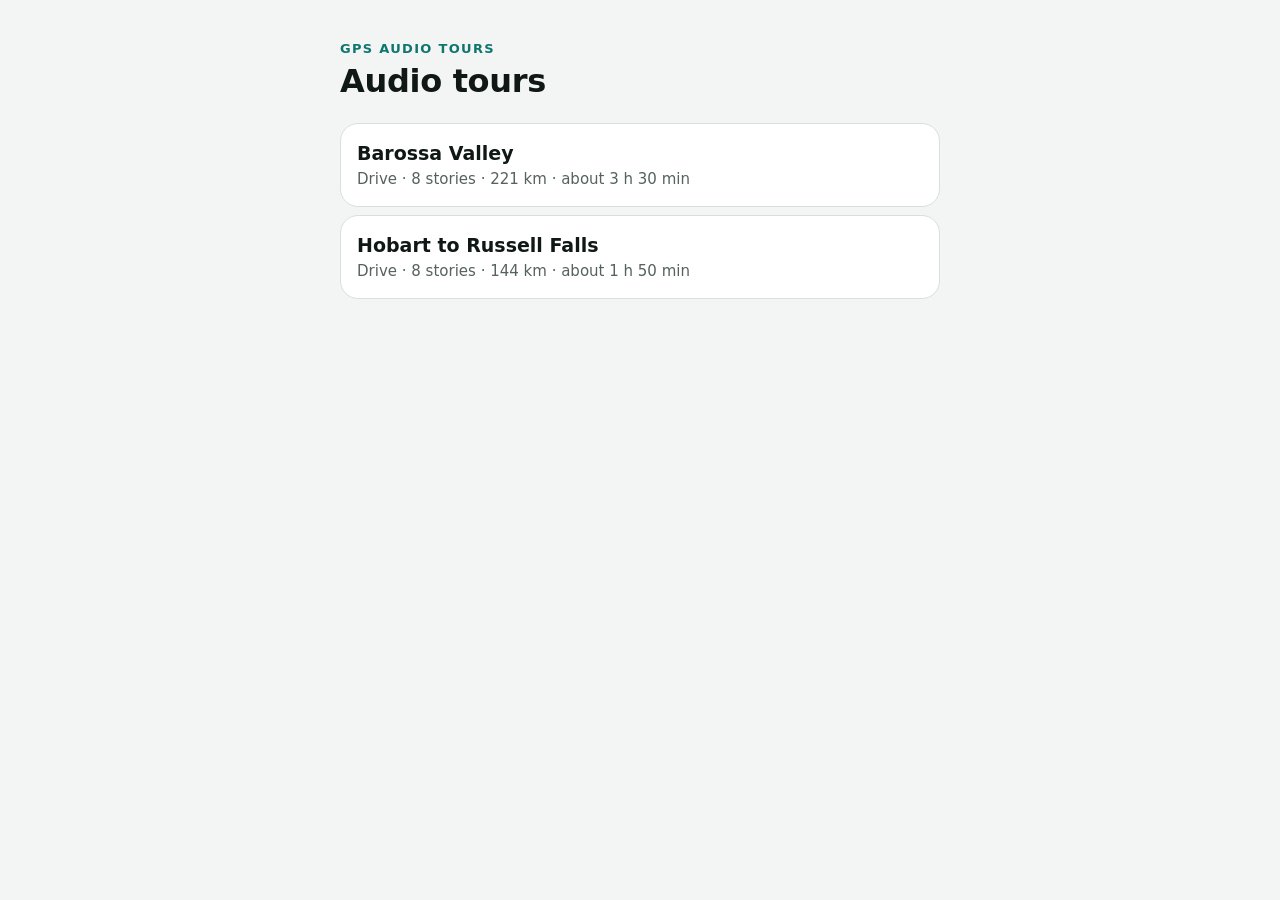
<file: site/index.html>
<!doctype html>
<!-- site/index.html is written from site/player/home.html by `tour publish`; edit the template. -->
<html lang="en">
<head><meta charset="utf-8"><meta name="viewport" content="width=device-width, initial-scale=1">
<title>Audio Tours</title><link rel="stylesheet" href="player/style.css?v=64bdf183"></head>
<body><main class="home"><p class="kicker">GPS audio tours</p><h1>Audio tours</h1>
<ol class="list">
<li><a class="row" href="barossa/"><b>Barossa Valley</b><small>Drive · 8 stories · 221 km · about 3 h 30 min</small></a></li>
<li><a class="row" href="hobart/"><b>Hobart to Russell Falls</b><small>Drive · 8 stories · 144 km · about 1 h 50 min</small></a></li>
</ol>
</main></body></html>
</file>
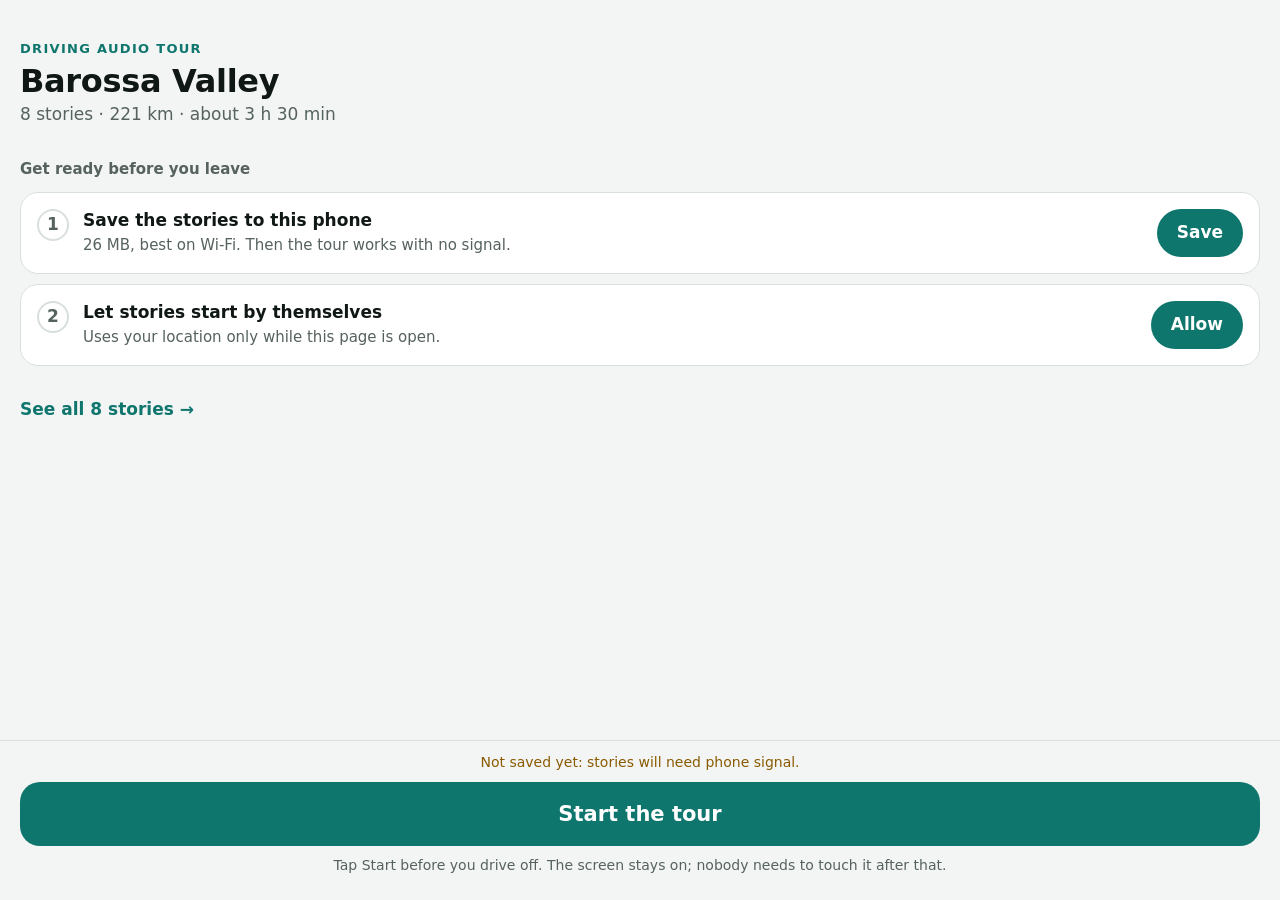
<file: site/barossa/index.html>
<!doctype html>
<!-- site/<slug>/index.html is written from site/player/tour.html by `tour publish`; edit the template. -->
<html lang="en">
<head>
<meta charset="utf-8">
<meta name="viewport" content="width=device-width, initial-scale=1, viewport-fit=cover">
<meta name="theme-color" content="#14532d">
<title>Barossa Valley</title>
<link rel="manifest" href="manifest.webmanifest">
<link rel="icon" href="../player/icon-192.png">
<link rel="stylesheet" href="../player/style.css?v=64bdf183">
</head>
<body>
<section id="setup" hidden></section>
<section id="drive" hidden>
  <div class="pager" id="pager">
    <section class="page glance" id="p1"></section>
    <section class="page map-page" id="p2">
      <div class="p2-map" id="p2map"></div>
      <div class="p2-top"><button class="pg-btn" id="to-story" data-act="toStory">‹ Story</button><span class="spacer"></span>
        <button class="pg-btn" id="map-mode" data-act="mapMode">Whole route</button></div>
      <div class="p2-bottom" id="p2-bottom"><div id="p2card"></div>
        <p class="p2-hint">Tap a numbered story for details. ♪ marks a story followed by a song. A new story brings you back to the story page.</p>
        <p class="p2-attr" id="map-attr" hidden>© <a href="https://www.openstreetmap.org/copyright" target="_blank" rel="noopener">OpenStreetMap</a> contributors</p></div>
    </section>
  </div>
  <div class="dots" aria-hidden="true"><span class="on"></span><span></span></div>
</section>
<section id="sheet" hidden>
  <div class="sheet-head"><h2>Stories</h2><button class="x" data-act="closeSheet" aria-label="Close">✕</button></div>
  <ol class="list" id="stories"></ol>
  <div class="sheet-more">
    <button class="o-no" id="log-toggle" data-act="toggleLog">Why did that play?</button>
    <button class="o-no" id="reset" data-act="reset">Start over</button>
  </div>
  <ol id="log" class="log" hidden></ol>
  <details class="files">
    <summary>Plain audio files (if the player fails)</summary>
    <p class="help">Each opens in the phone's own audio player.</p>
    <ol id="files"></ol>
  </details>
  <p class="help" id="help"></p>
  <button class="o-no" id="sim" data-act="sim" hidden>Simulate drive</button>
</section>
<div id="toast" role="status" hidden></div>
<!-- ?v= is the player version from `tour pages`: a new page never runs stale cached code. -->
<script src="../player/app.js?v=64bdf183"></script>
<script src="../player/map.js?v=64bdf183"></script>
<script src="../player/view.js?v=64bdf183"></script>
</body>
</html>
</file>
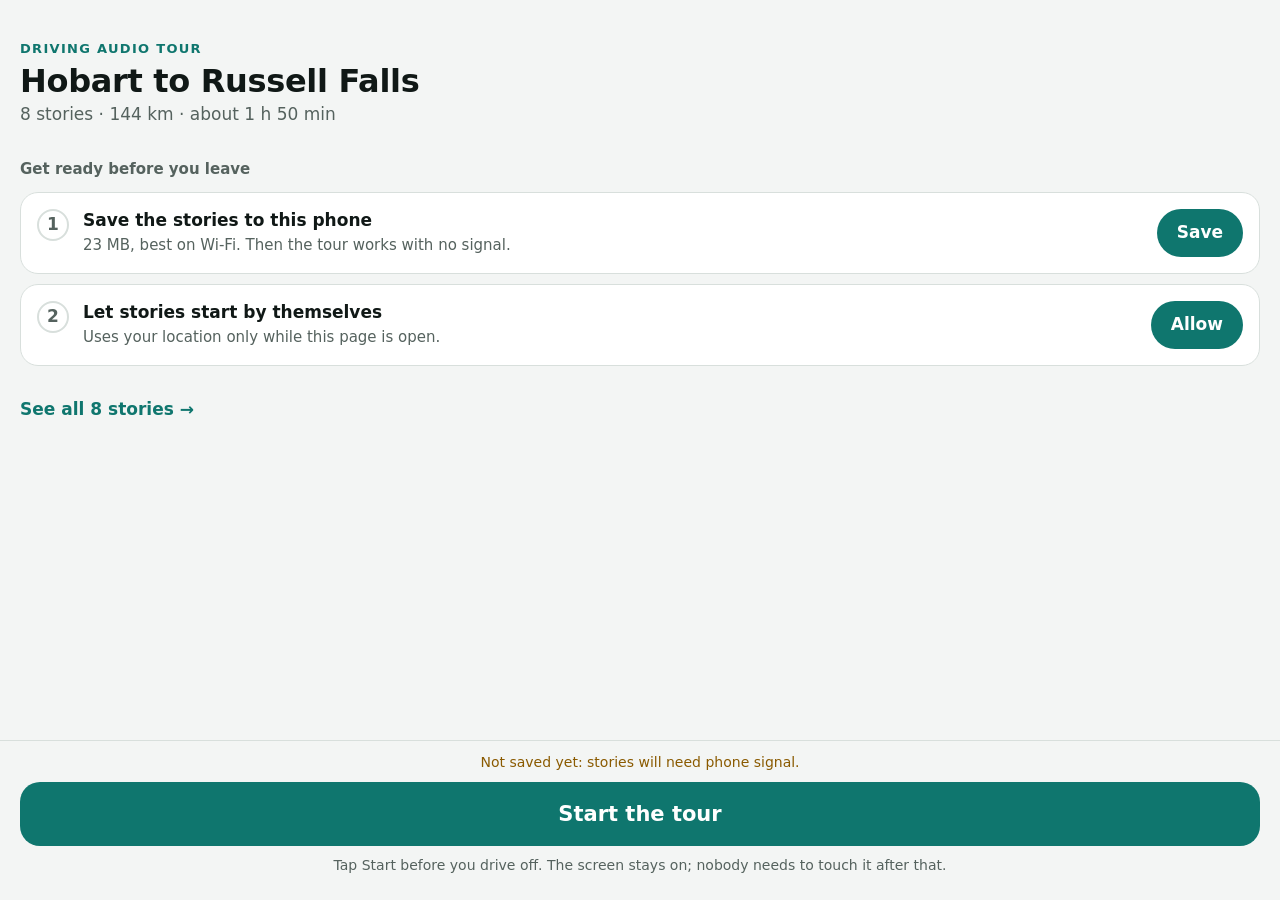
<file: site/hobart/index.html>
<!doctype html>
<!-- site/<slug>/index.html is written from site/player/tour.html by `tour publish`; edit the template. -->
<html lang="en">
<head>
<meta charset="utf-8">
<meta name="viewport" content="width=device-width, initial-scale=1, viewport-fit=cover">
<meta name="theme-color" content="#14532d">
<title>Hobart to Russell Falls</title>
<link rel="manifest" href="manifest.webmanifest">
<link rel="icon" href="../player/icon-192.png">
<link rel="stylesheet" href="../player/style.css?v=64bdf183">
</head>
<body>
<section id="setup" hidden></section>
<section id="drive" hidden>
  <div class="pager" id="pager">
    <section class="page glance" id="p1"></section>
    <section class="page map-page" id="p2">
      <div class="p2-map" id="p2map"></div>
      <div class="p2-top"><button class="pg-btn" id="to-story" data-act="toStory">‹ Story</button><span class="spacer"></span>
        <button class="pg-btn" id="map-mode" data-act="mapMode">Whole route</button></div>
      <div class="p2-bottom" id="p2-bottom"><div id="p2card"></div>
        <p class="p2-hint">Tap a numbered story for details. ♪ marks a story followed by a song. A new story brings you back to the story page.</p>
        <p class="p2-attr" id="map-attr" hidden>© <a href="https://www.openstreetmap.org/copyright" target="_blank" rel="noopener">OpenStreetMap</a> contributors</p></div>
    </section>
  </div>
  <div class="dots" aria-hidden="true"><span class="on"></span><span></span></div>
</section>
<section id="sheet" hidden>
  <div class="sheet-head"><h2>Stories</h2><button class="x" data-act="closeSheet" aria-label="Close">✕</button></div>
  <ol class="list" id="stories"></ol>
  <div class="sheet-more">
    <button class="o-no" id="log-toggle" data-act="toggleLog">Why did that play?</button>
    <button class="o-no" id="reset" data-act="reset">Start over</button>
  </div>
  <ol id="log" class="log" hidden></ol>
  <details class="files">
    <summary>Plain audio files (if the player fails)</summary>
    <p class="help">Each opens in the phone's own audio player.</p>
    <ol id="files"></ol>
  </details>
  <p class="help" id="help"></p>
  <button class="o-no" id="sim" data-act="sim" hidden>Simulate drive</button>
</section>
<div id="toast" role="status" hidden></div>
<!-- ?v= is the player version from `tour pages`: a new page never runs stale cached code. -->
<script src="../player/app.js?v=64bdf183"></script>
<script src="../player/map.js?v=64bdf183"></script>
<script src="../player/view.js?v=64bdf183"></script>
</body>
</html>
</file>
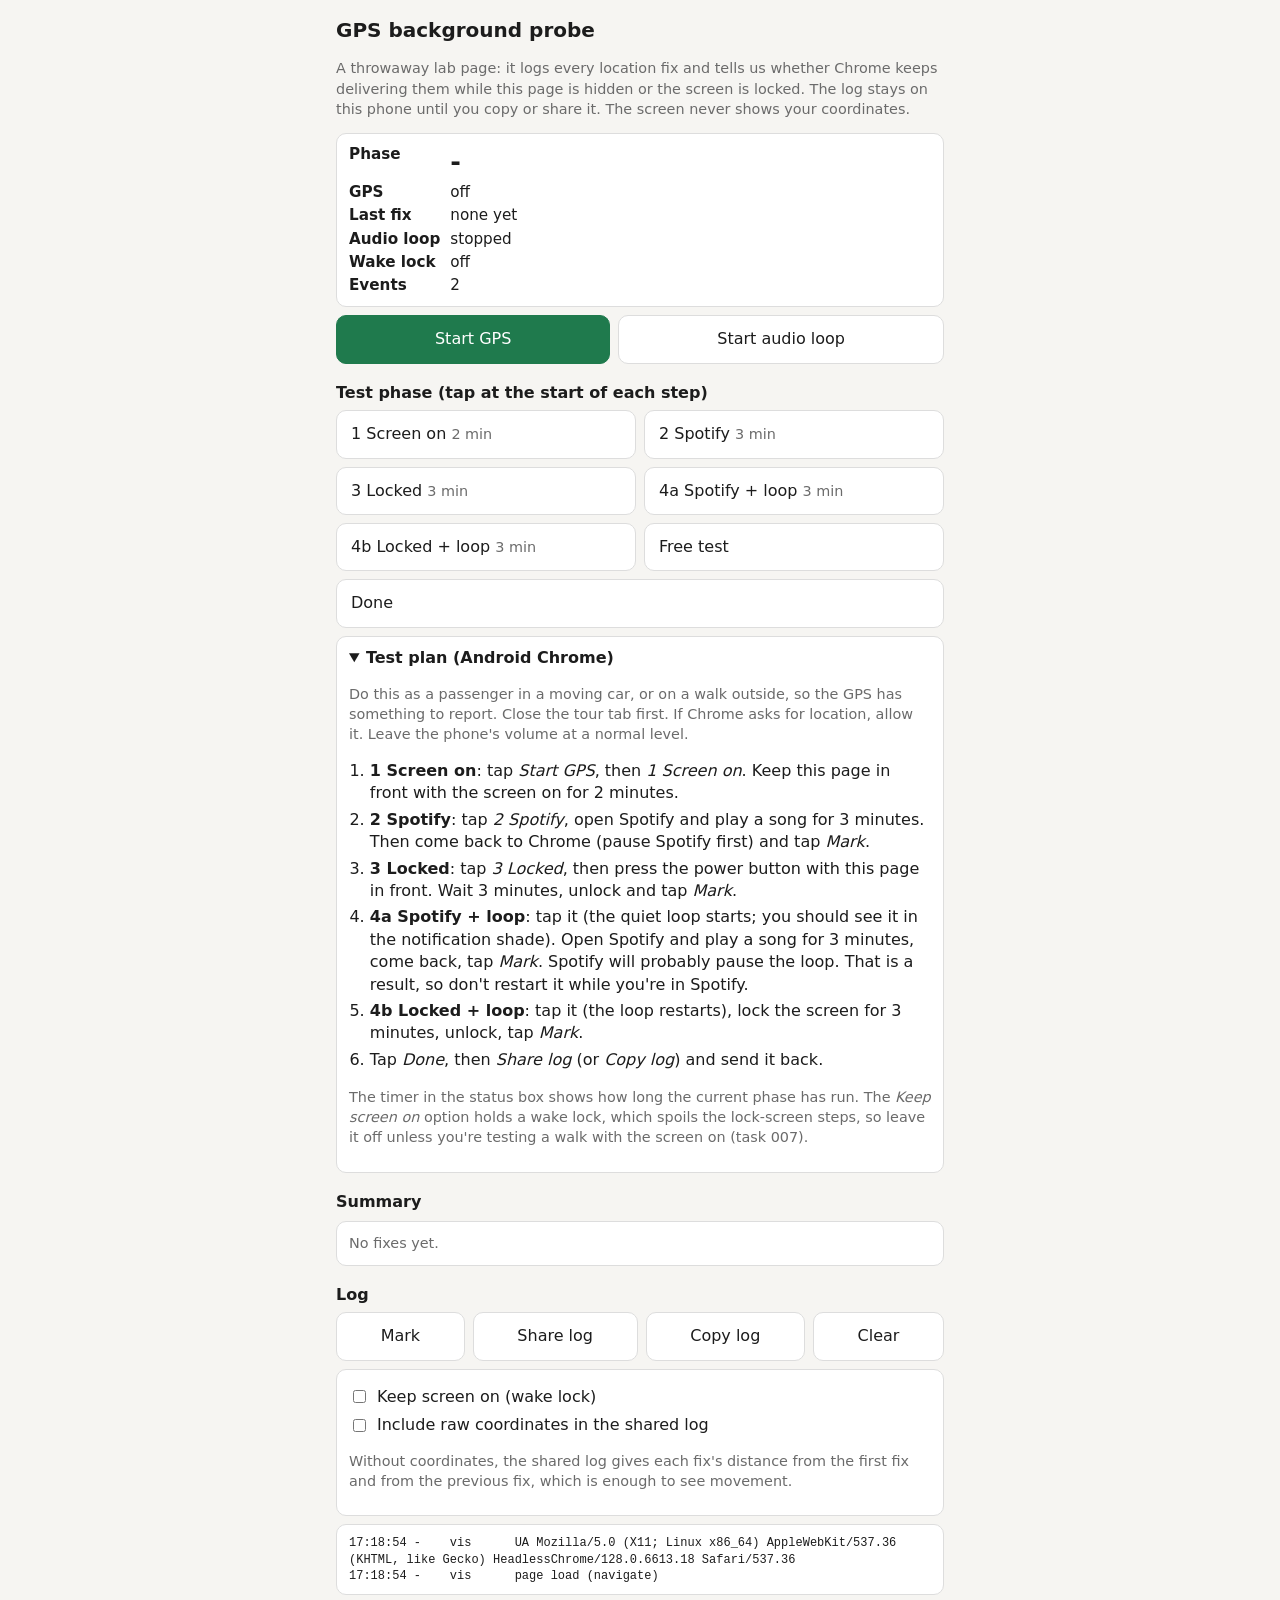
<file: site/lab/gps-probe/index.html>
<!doctype html>
<html lang="en">
<head>
<meta charset="utf-8">
<meta name="viewport" content="width=device-width, initial-scale=1">
<meta name="robots" content="noindex">
<link rel="icon" href="data:,">
<title>GPS background probe</title>
<style>
  :root { --bg:#f6f5f2; --fg:#1c1c1c; --muted:#6b6b6b; --card:#fff; --line:#ddd; --accent:#1f7a4d; --warn:#b5462b; --on:#1f7a4d; }
  @media (prefers-color-scheme: dark) {
    :root { --bg:#141414; --fg:#eee; --muted:#9a9a9a; --card:#1f1f1f; --line:#333; --accent:#3fae73; --warn:#e07a5f; --on:#3fae73; }
  }
  * { box-sizing: border-box; }
  body { margin:0; background:var(--bg); color:var(--fg); font:16px/1.4 system-ui, sans-serif; }
  main { max-width:640px; margin:0 auto; padding:12px 16px 48px; }
  h1 { font-size:1.25rem; margin:4px 0 8px; }
  h2 { font-size:1rem; margin:18px 0 6px; }
  .card { background:var(--card); border:1px solid var(--line); border-radius:10px; padding:10px 12px; margin:8px 0; }
  .status { display:grid; grid-template-columns:auto 1fr; gap:2px 10px; font-size:.95rem; }
  .status b { font-weight:600; }
  .big { font-size:1.6rem; font-weight:700; }
  .row { display:flex; flex-wrap:wrap; gap:8px; }
  button { font:inherit; padding:12px 14px; border-radius:10px; border:1px solid var(--line); background:var(--card); color:var(--fg); min-height:48px; flex:1 1 auto; }
  button.primary { background:var(--accent); color:#fff; border-color:var(--accent); }
  button.on { outline:3px solid var(--on); outline-offset:-3px; font-weight:700; }
  button.phase { flex:1 1 45%; text-align:left; }
  .muted { color:var(--muted); font-size:.9rem; }
  .warn { color:var(--warn); }
  table { border-collapse:collapse; width:100%; font-size:.85rem; }
  th, td { border-bottom:1px solid var(--line); padding:4px 4px; text-align:right; white-space:nowrap; }
  th:first-child, td:first-child { text-align:left; }
  .scroll { overflow-x:auto; }
  #log { font:12px/1.35 ui-monospace, Menlo, monospace; white-space:pre-wrap; word-break:break-word; max-height:60vh; overflow-y:auto; }
  ol { padding-left:1.3em; } li { margin:4px 0; }
  label { display:flex; gap:8px; align-items:center; margin:6px 0; }
</style>
</head>
<body>
<main>
<h1>GPS background probe</h1>
<p class="muted">A throwaway lab page: it logs every location fix and tells us whether Chrome keeps
delivering them while this page is hidden or the screen is locked. The log stays on this phone
until you copy or share it. The screen never shows your coordinates.</p>

<div class="card status" id="status"></div>

<div class="row">
  <button id="gps" class="primary">Start GPS</button>
  <button id="loop">Start audio loop</button>
</div>

<h2>Test phase (tap at the start of each step)</h2>
<div class="row" id="phases"></div>

<details class="card" id="howto">
<summary><b>Test plan (Android Chrome)</b></summary>
<p class="muted">Do this as a passenger in a moving car, or on a walk outside, so the GPS has
something to report. Close the tour tab first. If Chrome asks for location, allow it. Leave the
phone's volume at a normal level.</p>
<ol>
  <li><b>1 Screen on</b>: tap <i>Start GPS</i>, then <i>1 Screen on</i>. Keep this page in front with
    the screen on for 2 minutes.</li>
  <li><b>2 Spotify</b>: tap <i>2 Spotify</i>, open Spotify and play a song for 3 minutes. Then come
    back to Chrome (pause Spotify first) and tap <i>Mark</i>.</li>
  <li><b>3 Locked</b>: tap <i>3 Locked</i>, then press the power button with this page in front.
    Wait 3 minutes, unlock and tap <i>Mark</i>.</li>
  <li><b>4a Spotify + loop</b>: tap it (the quiet loop starts; you should see it in the
    notification shade). Open Spotify and play a song for 3 minutes, come back, tap <i>Mark</i>.
    Spotify will probably pause the loop. That is a result, so don't restart it while you're in
    Spotify.</li>
  <li><b>4b Locked + loop</b>: tap it (the loop restarts), lock the screen for 3 minutes, unlock,
    tap <i>Mark</i>.</li>
  <li>Tap <i>Done</i>, then <i>Share log</i> (or <i>Copy log</i>) and send it back.</li>
</ol>
<p class="muted">The timer in the status box shows how long the current phase has run. The
<i>Keep screen on</i> option holds a wake lock, which spoils the lock-screen steps, so leave it
off unless you're testing a walk with the screen on (task 007).</p>
</details>

<h2>Summary</h2>
<div class="card scroll" id="summary"></div>

<h2>Log</h2>
<div class="row">
  <button id="mark">Mark</button>
  <button id="share">Share log</button>
  <button id="copy">Copy log</button>
  <button id="clear">Clear</button>
</div>
<div class="card">
  <label><input type="checkbox" id="wake"> Keep screen on (wake lock)</label>
  <label><input type="checkbox" id="coords"> Include raw coordinates in the shared log</label>
  <p class="muted">Without coordinates, the shared log gives each fix's distance from the first
  fix and from the previous fix, which is enough to see movement.</p>
</div>
<div class="card" id="log"></div>
</main>

<script>
"use strict";
// Same options as site/player/app.js startGPS(), so this probe tests what the player does.
const WATCH_OPTS = { enableHighAccuracy: true, maximumAge: 2000, timeout: 30000 };
const COARSE_OPTS = { enableHighAccuracy: false, maximumAge: 60000, timeout: 20000 };
const RETRY_MS = 5000; // the player restarts the watch 5 s after a non-permission error
const TICK_MS = 5000; // heartbeat; a late tick means JS timers were throttled or frozen
const TICK_GAP_MS = 15000; // log a timer gap when a tick arrives this late
const KEY = "gpsprobe:log";
const MAX_EVENTS = 6000;
const PHASES = [
  ["1", "1 Screen on", "2 min"],
  ["2", "2 Spotify", "3 min"],
  ["3", "3 Locked", "3 min"],
  ["4a", "4a Spotify + loop", "3 min"],
  ["4b", "4b Locked + loop", "3 min"],
  ["free", "Free test", ""],
  ["done", "Done", ""],
];
const ERR = { 1: "denied", 2: "unavailable", 3: "timeout" };
const $ = (s) => document.querySelector(s);

// --- log ----------------------------------------------------------------------

let log = [];
try { log = JSON.parse(localStorage.getItem(KEY) || "[]"); } catch { log = []; }
let phase = [...log].reverse().find((e) => e.type === "phase")?.phase || "-";
let phaseAt = [...log].reverse().find((e) => e.type === "phase")?.t || null;
let lastFix = [...log].reverse().find((e) => e.type === "fix") || null;
let saveFailed = false;

const audio = new Audio(); // an HTMLAudioElement, kept out of the DOM
audio.loop = true;
let wakeLock = null;

const loopPlaying = () => !audio.paused && !audio.ended && audio.src !== "";

function add(type, data = {}) {
  const e = { t: Date.now(), type, phase, vis: document.visibilityState[0], loop: loopPlaying() ? 1 : 0, ...data };
  log.push(e);
  if (log.length > MAX_EVENTS) log.splice(0, log.length - MAX_EVENTS);
  try { localStorage.setItem(KEY, JSON.stringify(log)); saveFailed = false; } catch { saveFailed = true; }
  scheduleRender();
  return e;
}

// --- geolocation --------------------------------------------------------------

let watchId = null;
let retryTimer = null;
let gpsOn = false;

function onPosition(p, source) {
  const c = p.coords;
  const now = Date.now();
  const e = {
    src: source,
    lat: c.latitude, lon: c.longitude,
    acc: Math.round(c.accuracy),
    spd: c.speed == null ? null : Math.round(c.speed * 10) / 10,
    age: Math.round((now - p.timestamp) / 1000), // seconds since the fix was taken (stale = cached)
    gap: lastFix ? Math.round((now - lastFix.t) / 1000) : null,
  };
  lastFix = add("fix", e);
}

function startWatch() {
  clearTimeout(retryTimer);
  if (watchId != null) navigator.geolocation.clearWatch(watchId);
  watchId = navigator.geolocation.watchPosition(
    (p) => onPosition(p, "watch"),
    (err) => {
      add("error", { code: err.code, msg: String(err.message || "").slice(0, 80) });
      if (err.code === err.PERMISSION_DENIED) { stopGPS(false); return; }
      // Mirror the player: ask once for a rough network fix, then restart the watch.
      navigator.geolocation.getCurrentPosition((p) => onPosition(p, "coarse"),
        (e2) => add("error", { src: "coarse", code: e2.code }), COARSE_OPTS);
      retryTimer = setTimeout(() => { if (gpsOn) { add("retry"); startWatch(); } }, RETRY_MS);
    },
    WATCH_OPTS,
  );
}

function startGPS() {
  if (!("geolocation" in navigator)) { add("error", { msg: "no geolocation" }); return; }
  gpsOn = true;
  add("gps", { on: 1 });
  startWatch();
}

function stopGPS(log_ = true) {
  gpsOn = false;
  clearTimeout(retryTimer);
  if (watchId != null) navigator.geolocation.clearWatch(watchId);
  watchId = null;
  if (log_) add("gps", { on: 0 });
  scheduleRender();
}

// --- quiet audio loop -----------------------------------------------------------

// A 10 s, 8 kHz mono WAV of a faint 200 Hz tone (about -40 dBFS). Long enough for Chrome to
// treat it as media (very short clips don't get a media notification), quiet enough to sit
// under a conversation, audible if you hold the phone to your ear.
function quietWavURL() {
  const rate = 8000, secs = 10, n = rate * secs, amp = 0.01 * 32767;
  const buf = new ArrayBuffer(44 + n * 2), v = new DataView(buf);
  const str = (o, s) => [...s].forEach((ch, i) => v.setUint8(o + i, ch.charCodeAt(0)));
  str(0, "RIFF"); v.setUint32(4, 36 + n * 2, true); str(8, "WAVE");
  str(12, "fmt "); v.setUint32(16, 16, true); v.setUint16(20, 1, true); v.setUint16(22, 1, true);
  v.setUint32(24, rate, true); v.setUint32(28, rate * 2, true); v.setUint16(32, 2, true); v.setUint16(34, 16, true);
  str(36, "data"); v.setUint32(40, n * 2, true);
  for (let i = 0; i < n; i++) v.setInt16(44 + i * 2, Math.round(amp * Math.sin(2 * Math.PI * 200 * i / rate)), true);
  return URL.createObjectURL(new Blob([buf], { type: "audio/wav" }));
}

async function startLoop() {
  if (!audio.src) audio.src = quietWavURL();
  if ("mediaSession" in navigator) {
    navigator.mediaSession.metadata = new MediaMetadata({ title: "GPS probe: quiet loop", artist: "Audio tours lab", album: "Background test" });
  }
  try { await audio.play(); } catch (err) { add("audio", { ev: "play-failed", msg: String(err.message || err).slice(0, 80) }); }
}
function stopLoop() { audio.pause(); }

for (const ev of ["play", "playing", "pause", "waiting", "stalled", "suspend", "error"]) {
  audio.addEventListener(ev, () => {
    if (ev === "suspend" && !loopPlaying()) return; // routine after load; only interesting mid-play
    add("audio", { ev });
  });
}
if ("mediaSession" in navigator) {
  navigator.mediaSession.setActionHandler("play", () => { add("audio", { ev: "session-play" }); startLoop(); });
  navigator.mediaSession.setActionHandler("pause", () => { add("audio", { ev: "session-pause" }); stopLoop(); });
}

// --- wake lock (only when asked) ------------------------------------------------

async function setWake(on) {
  if (!on) { await wakeLock?.release().catch(() => {}); wakeLock = null; return; }
  try {
    wakeLock = await navigator.wakeLock.request("screen");
    add("wake", { on: 1 });
    wakeLock.addEventListener("release", () => { add("wake", { on: 0 }); wakeLock = null; scheduleRender(); });
  } catch (err) { add("wake", { on: 0, msg: String(err.message || err).slice(0, 80) }); $("#wake").checked = false; }
}

// --- page lifecycle -------------------------------------------------------------

document.addEventListener("visibilitychange", () => {
  add("vis", { state: document.visibilityState });
  // A wake lock is dropped when the page hides; take it again on return if the box is ticked.
  if (document.visibilityState === "visible" && $("#wake").checked && !wakeLock) setWake(true);
});
document.addEventListener("freeze", () => add("freeze"));
document.addEventListener("resume", () => add("resume"));
addEventListener("pagehide", (e) => add("pagehide", { persisted: e.persisted ? 1 : 0 }));
addEventListener("pageshow", (e) => { if (e.persisted) add("pageshow", { persisted: 1 }); });
addEventListener("online", () => add("net", { online: 1 }));
addEventListener("offline", () => add("net", { online: 0 }));

let lastTick = Date.now();
setInterval(() => {
  const now = Date.now();
  if (now - lastTick > TICK_GAP_MS) add("timergap", { s: Math.round((now - lastTick) / 1000) });
  lastTick = now;
  scheduleRender();
}, TICK_MS);

// Log every battery level change, for a screen-on walk test (tasks/007).
navigator.getBattery?.().then((b) => {
  const logBatt = () => add("battery", { batt: Math.round(b.level * 100), charging: b.charging ? 1 : 0 });
  b.addEventListener("levelchange", logBatt);
  b.addEventListener("chargingchange", logBatt);
}).catch(() => {});

async function battery() {
  try { const b = await navigator.getBattery(); return { batt: Math.round(b.level * 100), charging: b.charging ? 1 : 0 }; }
  catch { return {}; }
}

async function setPhase(id) {
  phase = id;
  phaseAt = Date.now();
  add("phase", { phase: id, ...(await battery()) });
  // Phases 1-3 run without the loop, 4a/4b with it. The tap is the user gesture play() needs.
  if (id === "4a" || id === "4b") startLoop();
  else if (["1", "2", "3", "done"].includes(id)) stopLoop();
  if (id !== "done" && !gpsOn) startGPS();
  render();
}

// --- summary ------------------------------------------------------------------

function phaseSpans() {
  // Split the log into runs of the same phase label (a phase may be repeated).
  const spans = [];
  for (const e of log) {
    const last = spans[spans.length - 1];
    if (!last || e.type === "phase") spans.push({ phase: e.phase, events: [e] });
    else last.events.push(e);
  }
  return spans.filter((s) => s.phase !== "-" || s.events.some((e) => e.type === "fix"));
}

function summarise(span, endT) {
  const ev = span.events;
  const t0 = ev[0].t, t1 = endT ?? ev[ev.length - 1].t;
  // Hidden intervals inside this span, from visibility events (the first event carries the state).
  let hiddenMs = 0, hidSince = ev[0].vis === "h" ? t0 : null;
  const hiddenRanges = [];
  for (const e of ev) {
    if (e.type !== "vis") continue;
    if (e.state === "hidden" && hidSince == null) hidSince = e.t;
    if (e.state === "visible" && hidSince != null) { hiddenRanges.push([hidSince, e.t]); hidSince = null; }
  }
  if (hidSince != null) hiddenRanges.push([hidSince, t1]);
  for (const [a, b] of hiddenRanges) hiddenMs += b - a;
  const fixes = ev.filter((e) => e.type === "fix");
  const hidden = fixes.filter((e) => e.vis === "h");
  // Gaps between consecutive fixes (including the time from span start to the first fix and
  // from the last fix to the span end, so a phase with no fixes shows one long gap).
  const times = [t0, ...fixes.map((f) => f.t), t1];
  let maxGap = 0, maxHidGap = 0;
  for (let i = 1; i < times.length; i++) {
    const a = times[i - 1], b = times[i], g = b - a;
    maxGap = Math.max(maxGap, g);
    if (hiddenRanges.some(([ha, hb]) => ha < b && hb > a)) maxHidGap = Math.max(maxHidGap, g);
  }
  const accs = fixes.map((f) => f.acc).sort((a, b) => a - b);
  const loopFix = fixes.filter((f) => f.loop).length;
  return {
    phase: span.phase, start: t0, dur: t1 - t0, hiddenMs,
    fixes: fixes.length, hiddenFixes: hidden.length, loopFix,
    maxGap, maxHidGap,
    medAcc: accs.length ? accs[Math.floor(accs.length / 2)] : null,
    errors: ev.filter((e) => e.type === "error").length,
    timerGap: Math.max(0, ...ev.filter((e) => e.type === "timergap").map((e) => e.s)),
    frozen: ev.filter((e) => e.type === "freeze").length,
  };
}

function summaries() {
  const spans = phaseSpans();
  return spans.map((s, i) => summarise(s, spans[i + 1]?.events[0].t ?? (s.phase === "done" ? s.events[s.events.length - 1].t : Date.now())))
    .filter((s) => s.phase !== "done");
}

// --- formatting -----------------------------------------------------------------

const pad = (n) => String(n).padStart(2, "0");
const hms = (t) => { const d = new Date(t); return `${pad(d.getHours())}:${pad(d.getMinutes())}:${pad(d.getSeconds())}`; };
const dur = (ms) => { const s = Math.round(ms / 1000); return s >= 60 ? `${Math.floor(s / 60)}m${pad(s % 60)}s` : `${s}s`; };

function metres(a, b) {
  const R = 6371000, r = Math.PI / 180;
  const dLat = (b.lat - a.lat) * r, dLon = (b.lon - a.lon) * r;
  const h = Math.sin(dLat / 2) ** 2 + Math.cos(a.lat * r) * Math.cos(b.lat * r) * Math.sin(dLon / 2) ** 2;
  return 2 * R * Math.asin(Math.sqrt(h));
}

function line(e, ctx) {
  const head = `${hms(e.t)} ${e.phase.padEnd(4)} ${e.vis === "v" ? "vis" : "HID"} ${e.loop ? "loop" : "    "} `;
  switch (e.type) {
    case "fix": {
      let where = "";
      if (ctx) {
        const d0 = ctx.first ? Math.round(metres(ctx.first, e)) : 0;
        const step = ctx.prev ? Math.round(metres(ctx.prev, e)) : 0;
        where = ctx.coords ? ` ${e.lat.toFixed(5)},${e.lon.toFixed(5)}` : ` d0=${d0}m step=${step}m`;
      }
      return head + `FIX ${e.src === "coarse" ? "coarse " : ""}acc=${e.acc}m` +
        (e.spd != null ? ` spd=${e.spd}m/s` : "") + (e.age > 2 ? ` age=${e.age}s` : "") +
        (e.gap != null ? ` gap=${e.gap}s` : "") + where;
    }
    case "error": return head + `GPS ERROR ${e.src ? e.src + " " : ""}${ERR[e.code] || "code=" + e.code}${e.msg ? " " + e.msg : ""}`;
    case "vis": return head + `page ${e.state}`;
    case "audio": return head + `audio ${e.ev}${e.msg ? " " + e.msg : ""}`;
    case "phase": return head + `== PHASE ${e.phase}` + (e.batt != null ? ` battery=${e.batt}%${e.charging ? " charging" : ""}` : "");
    case "gps": return head + `GPS watch ${e.on ? "started" : "stopped"}`;
    case "wake": return head + `wake lock ${e.on ? "held" : "released"}${e.msg ? " " + e.msg : ""}`;
    case "timergap": return head + `timers paused ${e.s}s`;
    case "load": return head + `page load (${e.nav}${e.discarded ? ", was discarded" : ""})`;
    case "ua": return head + `UA ${e.ua}`;
    case "battery": return head + `battery ${e.batt}%${e.charging ? " charging" : ""}`;
    default: return head + e.type + (e.persisted != null ? ` persisted=${e.persisted}` : "") + (e.online != null ? ` online=${e.online}` : "");
  }
}

function summaryText() {
  const rows = summaries();
  const out = ["phase  start     dur    hidden  fixes  hidFix  loopFix  maxGap  maxGapHid  medAcc  errs  timerGap  freezes"];
  for (const s of rows) {
    out.push([s.phase.padEnd(6), hms(s.start).padEnd(9), dur(s.dur).padEnd(6), dur(s.hiddenMs).padEnd(7),
      String(s.fixes).padEnd(6), String(s.hiddenFixes).padEnd(7), String(s.loopFix).padEnd(8),
      dur(s.maxGap).padEnd(7), (s.maxHidGap ? dur(s.maxHidGap) : "-").padEnd(10),
      (s.medAcc != null ? s.medAcc + "m" : "-").padEnd(7), String(s.errors).padEnd(5),
      (s.timerGap ? s.timerGap + "s" : "-").padEnd(9), s.frozen].join(" "));
  }
  return out.join("\n");
}

function exportText() {
  const coords = $("#coords").checked;
  const ctx = { coords, first: null, prev: null };
  const lines = [];
  for (const e of log) {
    lines.push(line(e, ctx));
    if (e.type === "fix" && e.src === "watch") { ctx.first ??= e; ctx.prev = e; }
  }
  return [
    "GPS background probe log",
    `exported ${new Date().toString()}`,
    `watch options ${JSON.stringify(WATCH_OPTS)}`,
    "",
    "SUMMARY (maxGapHid = longest wait between fixes that overlapped hidden time)",
    summaryText(),
    "",
    "EVENTS (oldest first; vis/HID = page visible/hidden; loop = quiet loop playing)",
    ...lines,
  ].join("\n");
}

// --- render ---------------------------------------------------------------------

let renderQueued = false;
function scheduleRender() {
  if (renderQueued || document.visibilityState !== "visible") return;
  renderQueued = true;
  requestAnimationFrame(() => { renderQueued = false; render(); });
}

const esc = (s) => String(s).replace(/[&<>]/g, (c) => ({ "&": "&amp;", "<": "&lt;", ">": "&gt;" })[c]);

function render() {
  const now = Date.now();
  const fixAge = lastFix ? Math.round((now - lastFix.t) / 1000) : null;
  const stale = fixAge != null && fixAge > 15;
  $("#status").innerHTML = [
    ["Phase", `<span class="big">${esc(phase)}</span>` + (phaseAt && phase !== "done" ? ` &nbsp;${dur(now - phaseAt)}` : "")],
    ["GPS", gpsOn ? "watching" : "off"],
    ["Last fix", lastFix ? `<span class="${stale ? "warn" : ""}">${fixAge}s ago, ±${lastFix.acc} m${lastFix.spd != null ? `, ${lastFix.spd} m/s` : ""}</span>` : "none yet"],
    ["Audio loop", loopPlaying() ? "playing" : "stopped"],
    ["Wake lock", wakeLock ? "held (screen stays on)" : "off"],
    ["Events", `${log.length}${saveFailed ? ' <span class="warn">(storage full: share and clear)</span>' : ""}`],
  ].map(([k, v]) => `<b>${k}</b><span>${v}</span>`).join("");

  $("#gps").textContent = gpsOn ? "Stop GPS" : "Start GPS";
  $("#gps").className = gpsOn ? "" : "primary";
  $("#loop").textContent = loopPlaying() ? "Stop audio loop" : "Start audio loop";
  $("#loop").classList.toggle("on", loopPlaying());
  for (const b of document.querySelectorAll("button.phase")) b.classList.toggle("on", b.dataset.id === phase);

  const rows = summaries();
  $("#summary").innerHTML = rows.length ? `<table><tr><th>Phase</th><th>Time</th><th>Hidden</th><th>Fixes</th><th>Fixes hidden</th><th>Max gap</th><th>Max gap hidden</th><th>Acc.</th></tr>` +
    rows.map((s) => `<tr><td>${esc(s.phase)}</td><td>${dur(s.dur)}</td><td>${dur(s.hiddenMs)}</td><td>${s.fixes}</td><td>${s.hiddenFixes}</td><td>${dur(s.maxGap)}</td><td>${s.maxHidGap ? dur(s.maxHidGap) : "-"}</td><td>${s.medAcc != null ? s.medAcc + " m" : "-"}</td></tr>`).join("") +
    `</table>` : `<span class="muted">No fixes yet.</span>`;

  // Newest first, no coordinates on screen.
  $("#log").textContent = log.slice(-400).reverse().map((e) => line(e, null)).join("\n") || "Empty.";
}

// --- wiring ---------------------------------------------------------------------

$("#phases").innerHTML = PHASES.map(([id, label, len]) =>
  `<button class="phase" data-id="${id}">${label}${len ? ` <span class="muted">${len}</span>` : ""}</button>`).join("");
$("#phases").addEventListener("click", (e) => { const b = e.target.closest("button.phase"); if (b) setPhase(b.dataset.id); });
$("#gps").onclick = () => (gpsOn ? stopGPS() : startGPS());
$("#loop").onclick = () => (loopPlaying() ? stopLoop() : startLoop());
$("#mark").onclick = () => add("mark");
$("#wake").onchange = (e) => setWake(e.target.checked);

async function copyText(text) {
  try { await navigator.clipboard.writeText(text); return true; } catch {}
  const ta = Object.assign(document.createElement("textarea"), { value: text });
  document.body.append(ta); ta.select();
  const ok = document.execCommand("copy"); ta.remove();
  return ok;
}
$("#copy").onclick = async () => alert((await copyText(exportText())) ? "Log copied." : "Couldn't copy.");
$("#share").onclick = async () => {
  const text = exportText();
  if (navigator.share) {
    try { await navigator.share({ title: "GPS probe log", text }); return; }
    catch (err) { if (err.name === "AbortError") return; }
  }
  alert((await copyText(text)) ? "Sharing isn't available, so the log was copied instead." : "Couldn't share or copy.");
};
$("#clear").onclick = () => {
  if (!confirm("Clear the whole log?")) return;
  log = []; lastFix = null; phase = "-"; phaseAt = null;
  try { localStorage.removeItem(KEY); } catch {}
  add("ua", { ua: navigator.userAgent });
  render();
};

// Record the page load, and the user agent once per log.
const nav = performance.getEntriesByType("navigation")[0]?.type || "navigate";
add("load", { nav, discarded: document.wasDiscarded ? 1 : 0 });
if (!log.some((e) => e.type === "ua")) add("ua", { ua: navigator.userAgent });
// If the page was reloaded or discarded mid-test, carry on watching (permission is already granted).
const lastGps = [...log].reverse().find((e) => e.type === "gps");
if (lastGps?.on && phase !== "done") startGPS();
$("#howto").open = !lastFix;
render();
</script>
</body>
</html>
</file>
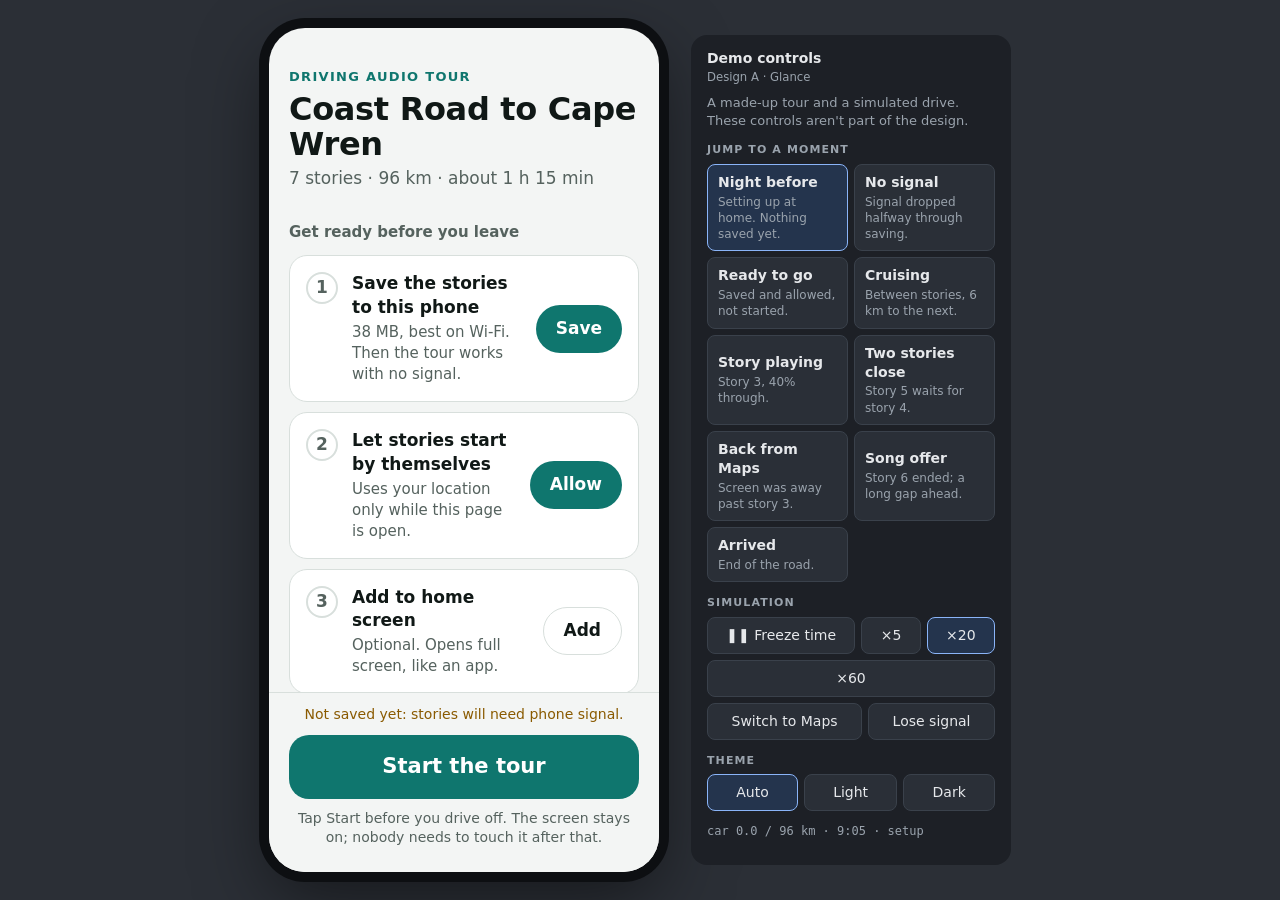
<file: experiments/ui_ux_redesign/a-glance.html>
<!doctype html>
<!-- Design A · Glance: a setup checklist before the trip, then one dark car screen readable in a glance. -->
<html lang="en">
<head>
<meta charset="utf-8">
<meta name="viewport" content="width=device-width, initial-scale=1, viewport-fit=cover">
<title>A · Glance</title>
<style>
/* ---- Demo engine: phone frame, demo controls, toast. Not part of the design. ---- */
* { box-sizing: border-box; }
[hidden] { display: none !important; }
html, body { margin: 0; height: 100%; }
body { background: var(--bg); -webkit-tap-highlight-color: transparent; }
#phone { position: relative; height: 100vh; height: 100dvh; overflow: hidden; background: var(--bg); color: var(--fg); }
.demo-tab { position: fixed; right: 0; top: 46%; z-index: 1001; writing-mode: vertical-rl; padding: 12px 6px;
  border: 0; border-radius: 8px 0 0 8px; background: rgba(20, 22, 26, .78); color: #fff;
  font: 600 11px/1 system-ui, sans-serif; letter-spacing: .12em; text-transform: uppercase; cursor: pointer; }
.demo-scrim { position: fixed; inset: 0; z-index: 1002; background: rgba(0, 0, 0, .45); opacity: 0;
  pointer-events: none; transition: opacity .2s; }
.demo-panel { position: fixed; left: 0; right: 0; bottom: 0; z-index: 1003; max-height: 82vh; overflow: auto;
  padding: 14px 16px 24px; background: #1d2026; color: #e6e8eb; font: 14px/1.35 system-ui, sans-serif;
  border-radius: 16px 16px 0 0; transform: translateY(105%); transition: transform .25s; }
body.demo-open .demo-scrim { opacity: 1; pointer-events: auto; }
body.demo-open .demo-panel { transform: none; }
.demo-head { display: flex; justify-content: space-between; align-items: flex-start; gap: 8px; }
.demo-head small { display: block; color: #9aa3ad; margin-top: 2px; }
.demo-panel h4 { margin: 14px 0 6px; font-size: 11px; text-transform: uppercase; letter-spacing: .1em; color: #9aa3ad; }
.demo-note { margin: 8px 0 0; color: #9aa3ad; font-size: 13px; }
.demo-panel button { font: inherit; color: inherit; background: #2a2f37; border: 1px solid #3a414b;
  border-radius: 8px; padding: 8px 10px; cursor: pointer; }
.demo-panel button.on { border-color: #8ab4f8; background: #24344d; }
.demo-scen { display: grid; grid-template-columns: 1fr 1fr; gap: 6px; }
.demo-scen button { text-align: left; }
.demo-scen small { display: block; color: #9aa3ad; font-size: 12px; margin-top: 2px; }
.demo-row { display: flex; flex-wrap: wrap; gap: 6px; }
.demo-row button { flex: 1 1 auto; }
.demo-readout { margin-top: 12px; font: 12px/1.45 ui-monospace, Menlo, monospace; color: #9aa3ad; }
.demo-x { flex: none; width: 36px; height: 36px; padding: 0 !important; }
.demo-away { position: absolute; inset: 0; z-index: 900; display: grid; place-items: center; padding: 32px;
  text-align: center; background: rgba(8, 9, 11, .92); color: #eef0f2; font: 16px/1.45 system-ui, sans-serif; }
.demo-away button { margin-top: 12px; font: 600 16px system-ui, sans-serif; padding: 12px 18px; border-radius: 99px;
  border: 0; background: #fff; color: #111; cursor: pointer; }
.demo-toast { position: absolute; left: 16px; right: 16px; bottom: 116px; z-index: 950; padding: 12px 14px;
  border-radius: 12px; background: #23262b; color: #f1f3f4; font: 15px/1.35 system-ui, sans-serif;
  box-shadow: 0 6px 24px rgba(0, 0, 0, .3); }
@media (min-width: 820px) {
  html body { display: flex; align-items: center; justify-content: center; gap: 32px; min-height: 100vh; background: #2b2f36; }
  #phone { flex: none; width: 390px; height: 844px; max-height: calc(100vh - 40px); border-radius: 36px;
    box-shadow: 0 0 0 10px #0d0f12, 0 24px 70px rgba(0, 0, 0, .5); }
  .demo-tab, .demo-scrim, .demo-x { display: none; }
  .demo-panel { position: static; transform: none; width: 320px; max-height: calc(100vh - 40px); border-radius: 16px; }
}

/* ---- Design A tokens. Setup follows the theme; the car screen is always dark. ---- */
:root {
  --bg: #f3f5f4; --surface: #ffffff; --fg: #101816; --muted: #55625e; --line: #d8dfdc;
  --accent: #0f766e; --accent-fg: #ffffff; --accent-soft: #d5efe9; --warn: #8a5a00;
}
@media (prefers-color-scheme: dark) {
  :root:not([data-theme="light"]) {
    --bg: #0b0f0e; --surface: #151b19; --fg: #eef3f1; --muted: #93a39e; --line: #26302d;
    --accent: #5eead4; --accent-fg: #04302b; --accent-soft: #123a35; --warn: #e2c26d;
  }
}
:root[data-theme="dark"] {
  --bg: #0b0f0e; --surface: #151b19; --fg: #eef3f1; --muted: #93a39e; --line: #26302d;
  --accent: #5eead4; --accent-fg: #04302b; --accent-soft: #123a35; --warn: #e2c26d;
}
#phone.car {
  --bg: #050707; --surface: #121716; --fg: #f2f6f5; --muted: #8b9a96; --line: #222b29;
  --accent: #5eead4; --accent-fg: #04302b; --accent-soft: #10302c; --warn: #e2c26d;
}

#phone { font: 17px/1.4 system-ui, sans-serif; }
button { font: inherit; color: inherit; cursor: pointer; }

/* Setup: a checklist, one big Start. */
#setup { position: absolute; inset: 0; display: flex; flex-direction: column; }
.setup-scroll { flex: 1; overflow: auto; padding: 40px 20px 16px; }
.kicker { margin: 0; font-size: 13px; letter-spacing: .1em; text-transform: uppercase; color: var(--accent); font-weight: 700; }
#setup h1 { margin: 6px 0 4px; font-size: 32px; line-height: 1.1; letter-spacing: -.01em; }
.meta { margin: 0; color: var(--muted); }
#setup h2 { margin: 32px 0 12px; font-size: 15px; color: var(--muted); font-weight: 600; }
.checks { list-style: none; margin: 0; padding: 0; display: grid; gap: 10px; }
.check { display: flex; gap: 14px; align-items: flex-start; padding: 16px; background: var(--surface);
  border: 1px solid var(--line); border-radius: 18px; }
.tick { flex: none; width: 32px; height: 32px; border-radius: 50%; display: grid; place-items: center;
  font-weight: 700; border: 2px solid var(--line); color: var(--muted); }
.check.done .tick { background: var(--accent); border-color: var(--accent); color: var(--accent-fg); }
.check-t { flex: 1; min-width: 0; }
.check-t b { display: block; }
.check-t span { display: block; color: var(--muted); font-size: 15px; margin-top: 2px; }
.check.done .check-t b { color: var(--muted); font-weight: 600; }
.check-t .no-signal { color: var(--warn); }
.act { flex: none; align-self: center; min-height: 48px; padding: 0 20px; border-radius: 99px; border: 0;
  background: var(--accent); color: var(--accent-fg); font-weight: 700; }
.act.quiet { background: transparent; border: 1.5px solid var(--line); color: var(--fg); }
.prog { height: 6px; border-radius: 99px; background: var(--line); overflow: hidden; margin-top: 10px; }
.prog > div { height: 100%; background: var(--accent); width: 0; transition: width .2s; }
.link { margin: 20px 0 0; padding: 12px 0; background: none; border: 0; color: var(--accent); font-weight: 600; }
.setup-foot { padding: 12px 20px 24px; border-top: 1px solid var(--line); background: var(--bg); }
.go { width: 100%; min-height: 64px; border: 0; border-radius: 20px; background: var(--accent); color: var(--accent-fg);
  font-size: 21px; font-weight: 800; }
.fine { margin: 10px 0 0; font-size: 14px; color: var(--muted); text-align: center; }
.warn-line { margin: 0 0 10px; font-size: 14px; color: var(--warn); text-align: center; }

/* Car screen: one thing, very large. */
#drive { position: absolute; inset: 0; display: flex; flex-direction: column; padding: 16px 20px 20px; }
.top { display: flex; gap: 8px; align-items: center; min-height: 32px; }
.pill { font-size: 14px; color: var(--muted); display: inline-flex; align-items: center; gap: 6px; }
.pill .dot { width: 8px; height: 8px; border-radius: 50%; background: var(--accent); }
.pill.warn { color: var(--warn); border: 1px solid currentColor; border-radius: 99px; padding: 2px 10px; }
.top .spacer { flex: 1; }
.hero { flex: 1; display: flex; flex-direction: column; align-items: center; justify-content: center; text-align: center; min-height: 0; }
.ring { --size: min(62vw, 34vh, 260px); position: relative; width: var(--size); height: var(--size); flex: none; }
.ring svg { position: absolute; inset: 0; transform: rotate(-90deg); }
.ring circle { fill: none; stroke-width: 3.2; }
.ring .track { stroke: var(--line); }
.ring .val { stroke: var(--accent); stroke-linecap: round; transition: stroke-dashoffset .3s linear; }
.ring-btn, .ring-txt { position: absolute; inset: 14%; border-radius: 50%; display: grid; place-items: center; }
.ring-btn { border: 0; background: var(--accent-soft); color: var(--accent); }
.ring-btn svg { width: 38%; height: 38%; position: static; transform: none; fill: currentColor; }
.ring-txt { align-content: center; gap: 2px; }
.huge { font-size: clamp(44px, 15vw, 64px); font-weight: 800; line-height: 1; letter-spacing: -.02em; }
.unit { font-size: 16px; color: var(--muted); }
.label { margin: 22px 0 4px; font-size: 14px; letter-spacing: .12em; text-transform: uppercase; color: var(--accent); font-weight: 700; }
.big { margin: 0; font-size: clamp(26px, 7.4vw, 32px); line-height: 1.15; letter-spacing: -.01em; }
.sub { margin: 8px 0 0; color: var(--muted); font-size: 17px; }
.then { margin: 12px 0 0; color: var(--muted); font-size: 15px; }
.offer { margin-top: 12px; padding: 16px; border-radius: 20px; background: var(--surface); border: 1px solid var(--line); }
.offer .label { margin: 0 0 4px; font-size: 12px; }
.o-title { margin: 0; font-size: 19px; font-weight: 700; }
.o-why { margin: 4px 0 0; color: var(--muted); font-size: 15px; }
.o-row { display: flex; gap: 10px; margin-top: 12px; }
.o-yes, .o-no { flex: 1; min-height: 52px; border-radius: 16px; font-weight: 700; }
.o-yes { border: 0; background: var(--accent); color: var(--accent-fg); }
.o-no { border: 1.5px solid var(--line); background: transparent; }
.dock { display: flex; gap: 12px; margin-top: 14px; }
.dock-btn { flex: 1; min-height: 64px; border-radius: 20px; border: 1.5px solid var(--line); background: var(--surface);
  font-size: 18px; font-weight: 700; }

/* All stories: a full-screen list, out of the way while driving. */
#sheet { position: absolute; inset: 0; z-index: 10; overflow: auto; background: var(--bg); padding: 0 20px 24px; }
.sheet-head { position: sticky; top: 0; display: flex; align-items: center; justify-content: space-between;
  padding: 18px 0 12px; background: var(--bg); }
.sheet-head h2 { margin: 0; font-size: 24px; }
.x { width: 52px; height: 52px; border-radius: 50%; border: 1.5px solid var(--line); background: var(--surface); font-size: 20px; }
.list { list-style: none; margin: 0; padding: 0; display: grid; gap: 8px; }
.row { background: var(--surface); border: 1px solid var(--line); border-radius: 18px; }
.row-main { width: 100%; display: flex; gap: 14px; align-items: center; padding: 14px; background: none; border: 0; text-align: left; min-height: 64px; }
.num { flex: none; width: 36px; height: 36px; border-radius: 50%; display: grid; place-items: center; font-weight: 800;
  border: 2px solid var(--line); color: var(--muted); }
.row-t { min-width: 0; }
.row-t b { display: block; }
.row-t small { display: block; color: var(--muted); font-size: 14px; margin-top: 2px; }
.st-played .num { background: var(--accent-soft); border-color: transparent; color: var(--accent); }
.st-playing { border-color: var(--accent); }
.st-playing .num { background: var(--accent); border-color: var(--accent); color: var(--accent-fg); }
.st-queued .num, .st-missed .num { border-color: var(--accent); color: var(--accent); }
.st-skipped .num { border-style: dashed; }
.st-played b, .st-skipped b { color: var(--muted); font-weight: 600; }
.row-acts { display: flex; gap: 10px; padding: 0 14px 14px; }
.sheet-more { display: flex; gap: 10px; margin-top: 20px; }
.log { margin: 16px 0 0; padding-left: 20px; color: var(--muted); font-size: 14px; }
.log li { margin-bottom: 6px; }
</style>
</head>
<body>
<div id="phone">
  <section id="setup"></section>
  <section id="drive" hidden></section>
  <section id="sheet" hidden></section>
</div>
<script>
/* ======================================================================
   Demo engine, identical in all three designs: a made-up tour, a
   simulated drive and the demo controls. Not part of any design.
   It follows the real player's rules (site/player/app.js): stops play in
   order, a stop that triggers while another plays waits its turn, no GPS
   reaches the page while it's in the background, and stops passed
   meanwhile are offered, never auto-played.
   ====================================================================== */
const TOUR = {
  title: "Coast Road to Cape Wren",
  start: "Port Ellis",
  km: 96,
  mb: 38,
  stops: [
    { n: 1, title: "The Bridge That Floated", place: "Crossing Larkspur Bridge", short: "Larkspur Bridge", at: 8, dur: 172, art: "🌉",
      teaser: "Why the first bridge here was built on barrels.",
      kids: "If you had to build a bridge out of things in this car, what would you use?" },
    { n: 2, title: "The Town with Two Names", place: "Entering Millbrook", short: "Millbrook", at: 21, dur: 181, art: "🏘️",
      teaser: "Two mapmakers, one town, and a forty-year argument.",
      kids: "If our street got a new name, what should it be?" },
    { n: 3, title: "Orchards on the Hill", place: "Passing the apple country", short: "Apple country", at: 34, dur: 180, art: "🍎",
      teaser: "A whole valley of trees, grown from one pip.",
      kids: "Count the orchards until the next story. Who sees the most?" },
    { n: 4, title: "The Postman Who Swam", place: "Gull Point lookout", short: "Gull Point", at: 47, dur: 185, art: "✉️",
      teaser: "Mail day on the island meant a very cold swim.",
      kids: "What's the furthest you'd go to deliver one letter?" },
    { n: 5, title: "Children of the Lighthouse", place: "Coming into Wren Bay", short: "Wren Bay", at: 49.5, dur: 176, art: "⛵",
      teaser: "School was a rowing boat away.",
      kids: "Would you like to live in a lighthouse? What would you miss?" },
    { n: 6, title: "The Shipwreck Library", place: "Driving past Driftwood Cove", short: "Driftwood Cove", at: 64, dur: 190, art: "📚",
      teaser: "A cargo of books washed ashore, and the town kept them.",
      kids: "If a crate washed up on the beach, what do you hope is inside?",
      song: { title: "Saltwater Sky", artist: "The Paper Lanterns", length: 214, why: "A made-up song about this stretch of coast." } },
    { n: 7, title: "The Light at the End of the Land", place: "Arriving at Cape Wren", short: "Cape Wren", at: 92, dur: 200, art: "🌅",
      teaser: "Why the lighthouse wears stripes.",
      kids: "Invent a secret signal with a torch. What does it mean?" },
  ],
};
const TRIGGER_KM = 0.6; // a stop starts this far before its point
const LOOKAHEAD = 2; // like tour.json `lookahead`
const START_TIME = 9 * 3600 + 5 * 60; // the simulated drive leaves at 9:05

const S = { rate: 20, frozen: false, theme: "auto", rev: 0 };
let seq = 0;
function reset() {
  Object.assign(S, {
    phase: "setup", downloaded: 0, downloading: false, located: false, installed: false, online: true,
    km: 0, speed: 80, clock: 0, away: false, cursor: 0, status: TOUR.stops.map(() => "upcoming"),
    playing: null, queue: [], missed: [], song: null, feed: [], near: new Set(),
  });
  bump();
}
function bump() { S.rev++; }
function emit(kind, i = null, extra = {}) { S.feed.push({ id: ++seq, kind, i, clock: S.clock, km: S.km, ...extra }); bump(); }

const stop = (i) => TOUR.stops[i];
function nextUp() { for (let i = S.cursor; i < TOUR.stops.length; i++) if (S.status[i] === "upcoming") return i; return null; }
function distTo(i) { return Math.max(0, stop(i).at - TRIGGER_KM - S.km); }
function minsTo(i) { return (distTo(i) / S.speed) * 60; }
function heard() { return S.status.filter((s) => s === "played").length; }

function checkTriggers() {
  const win = [];
  for (let i = S.cursor; i < TOUR.stops.length && win.length < LOOKAHEAD; i++) if (S.status[i] === "upcoming") win.push(i);
  for (const i of win) if (S.km >= stop(i).at - TRIGGER_KM) return trigger(i, "gps");
  const n = nextUp();
  if (n != null && !S.near.has(n) && distTo(n) <= 3) { S.near.add(n); emit("near", n); }
}
function trigger(i, cause) {
  for (let j = S.cursor; j < i; j++) if (S.status[j] === "upcoming") S.status[j] = "skipped";
  S.cursor = Math.max(S.cursor, i + 1);
  if (S.playing) { S.queue.push(i); S.status[i] = "queued"; emit("queued", i); }
  else play(i, cause);
}
function play(i, cause) {
  S.near.add(i);
  S.playing = { i, t: 0, paused: false };
  S.status[i] = "playing";
  S.song = null;
  S.missed = S.missed.filter((m) => m !== i);
  emit("play", i, { cause });
}
function finish() {
  const i = S.playing.i;
  S.status[i] = "played";
  S.playing = null;
  emit("done", i);
  if (S.queue.length) return play(S.queue.shift(), "queue");
  const song = stop(i).song, n = nextUp();
  if (song && (n == null || minsTo(n) * 60 > song.length + 60)) { S.song = i; emit("song", i); }
}
function step(dt) {
  if (S.phase === "drive") {
    S.km = Math.min(TOUR.km, S.km + (S.speed / 3600) * dt);
    S.clock += dt;
    if (!S.away) checkTriggers();
  }
  if (S.playing && !S.playing.paused && (S.playing.t += dt) >= stop(S.playing.i).dur) finish();
  if (S.phase === "drive" && S.km >= TOUR.km && !S.playing) { S.phase = "done"; emit("arrive"); }
}
function setAway(on) {
  if (on === S.away) return;
  S.away = on;
  emit(on ? "away" : "back");
  if (!on && S.phase === "drive")
    for (let i = S.cursor; i < TOUR.stops.length; i++)
      if (S.status[i] === "upcoming" && S.km > stop(i).at + 0.3) {
        S.status[i] = "missed"; S.missed.push(i); S.cursor = i + 1; emit("missed", i);
      }
}

/** What the design's buttons do (data-act="name" data-i="index"). */
const act = {
  download() {
    if (S.downloaded >= 1 || S.downloading) return;
    if (!S.online) return toast("No signal here. Try again where you have coverage.");
    S.downloading = true; bump();
  },
  allowLocation() { S.located = true; bump(); },
  install() { S.installed = true; bump(); toast("Added to the home screen (simulated)."); },
  start() { S.located = true; S.phase = "drive"; emit("start"); },
  pause() { if (S.playing) { S.playing.paused = !S.playing.paused; bump(); } },
  skip() {
    if (!S.playing) return;
    const i = S.playing.i;
    S.status[i] = "skipped"; S.playing = null; emit("skip", i);
    if (S.queue.length) play(S.queue.shift(), "queue");
  },
  playNow(i) {
    if (S.playing) { const p = S.playing.i; S.status[p] = S.playing.t > stop(p).dur * 0.9 ? "played" : "skipped"; S.playing = null; }
    for (let j = S.cursor; j < i; j++) if (S.status[j] === "upcoming") S.status[j] = "skipped";
    const later = S.queue.filter((q) => q > i);
    S.queue.forEach((q) => (S.status[q] = q < i ? "skipped" : "upcoming"));
    S.queue = [];
    S.cursor = Math.max(S.cursor, i + 1);
    if (later.length) S.cursor = Math.min(S.cursor, ...later);
    S.missed = S.missed.filter((m) => m !== i);
    play(i, "manual");
  },
  playMissed(i) {
    S.missed = S.missed.filter((m) => m !== i);
    if (S.playing) { S.queue.push(i); S.status[i] = "queued"; emit("queued", i); } else play(i, "missed");
  },
  dismissMissed(i) { S.missed = S.missed.filter((m) => m !== i); S.status[i] = "skipped"; emit("skip", i); },
  openSong(i) { const s = stop(i).song; S.song = null; bump(); toast(`Would open Spotify: “${s.title}” by ${s.artist}.`); },
  dismissSong() { S.song = null; bump(); },
  navigate(i) { toast(`Would open Google Maps: stops ${i + 1}–${TOUR.stops.length}, then home.`); },
  restart() {
    const keep = { downloaded: S.downloaded, located: S.located, installed: S.installed };
    reset(); Object.assign(S, keep);
  },
};

const esc = (s) => String(s).replace(/[&<>"]/g, (c) => ({ "&": "&amp;", "<": "&lt;", ">": "&gt;", '"': "&quot;" })[c]);
const fmtTime = (s) => `${Math.floor(s / 60)}:${String(Math.floor(s % 60)).padStart(2, "0")}`;
const fmtKm = (km) => (km < 1 ? `${Math.max(50, Math.round(km * 20) * 50)} m` : km < 10 ? `${km.toFixed(1)} km` : `${Math.round(km)} km`);
const fmtMins = (m) => (m < 1 ? "under a minute" : m < 60 ? `${Math.round(m)} min` : `${Math.floor(m / 60)} h ${Math.round(m % 60)} min`);
function fmtClock(c) {
  const t = START_TIME + c, h = Math.floor(t / 3600) % 24, m = Math.floor(t / 60) % 60;
  return `${h % 12 || 12}:${String(m).padStart(2, "0")}`;
}

let toastTimer;
function toast(msg) {
  const t = document.querySelector(".demo-toast");
  t.textContent = msg; t.hidden = false;
  clearTimeout(toastTimer);
  toastTimer = setTimeout(() => (t.hidden = true), 3000);
}

/* ---- Scenarios: each resets, then fast-forwards the same simulation. ---- */
function ff(toKm, untilDone) {
  for (let guard = 1e5; guard-- && (S.km < toKm - 1e-9 || (untilDone && S.phase !== "done")); ) step(1);
}
function ready() { S.downloaded = 1; S.located = true; S.installed = true; }
function startDrive() { ready(); act.start(); }
const SCENARIOS = [
  ["Night before", "Setting up at home. Nothing saved yet.", () => {}],
  ["No signal", "Signal dropped halfway through saving.", () => { S.downloaded = 0.45; S.online = false; S.located = true; }],
  ["Ready to go", "Saved and allowed, not started.", ready],
  ["Cruising", "Between stories, 6 km to the next.", () => { startDrive(); ff(27); }],
  ["Story playing", "Story 3, 40% through.", () => { startDrive(); ff(35); }],
  ["Two stories close", "Story 5 waits for story 4.", () => { startDrive(); ff(49.3); }],
  ["Back from Maps", "Screen was away past story 3.", () => { startDrive(); ff(29); setAway(true); ff(37); setAway(false); }],
  ["Song offer", "Story 6 ended; a long gap ahead.", () => { startDrive(); ff(69); }],
  ["Arrived", "End of the road.", () => { startDrive(); ff(TOUR.km, true); }],
];
function scenario(k) { reset(); SCENARIOS[k][2](); S.scenario = k; bump(); }

/* ---- Demo controls ---- */
function buildPanel(name) {
  document.body.insertAdjacentHTML("beforeend", `
<button class="demo-tab" data-demo="open">Demo</button>
<div class="demo-scrim" data-demo="close"></div>
<aside class="demo-panel" aria-label="Demo controls">
  <div class="demo-head"><div><b>Demo controls</b><small>${name}</small></div>
    <button class="demo-x" data-demo="close" aria-label="Close">✕</button></div>
  <p class="demo-note">A made-up tour and a simulated drive. These controls aren't part of the design.</p>
  <h4>Jump to a moment</h4>
  <div class="demo-scen">${SCENARIOS.map((s, k) => `<button data-demo="scen" data-k="${k}"><b>${s[0]}</b><small>${s[1]}</small></button>`).join("")}</div>
  <h4>Simulation</h4>
  <div class="demo-row"><button data-demo="freeze"></button>${[5, 20, 60].map((r) => `<button data-demo="rate" data-r="${r}">×${r}</button>`).join("")}</div>
  <div class="demo-row" style="margin-top:6px"><button data-demo="away"></button><button data-demo="online"></button></div>
  <h4>Theme</h4>
  <div class="demo-row">${["auto", "light", "dark"].map((t) => `<button data-demo="theme" data-t="${t}">${t[0].toUpperCase() + t.slice(1)}</button>`).join("")}</div>
  <div class="demo-readout"></div>
</aside>`);
  document.querySelector("#phone").insertAdjacentHTML("beforeend", `
<div class="demo-away" hidden><div>
  <p><b>Simulated: you switched to Google Maps</b> (or the screen locked).</p>
  <p>Chrome sends this page no GPS meanwhile. A story that's already playing keeps going.</p>
  <button data-demo="away">Come back to the tour</button></div></div>
<div class="demo-toast" hidden></div>`);
}
function renderPanel(full) {
  const q = (s) => document.querySelector(s);
  q(".demo-readout").textContent =
    `car ${S.km.toFixed(1)} / ${TOUR.km} km · ${fmtClock(S.clock)} · ${S.phase}` +
    (S.playing ? ` · playing ${S.playing.i + 1} at ${fmtTime(S.playing.t)}` : "") +
    (S.queue.length ? ` · queued ${S.queue.map((i) => i + 1).join(",")}` : "");
  if (!full) return;
  document.querySelectorAll("[data-demo=scen]").forEach((b) => b.classList.toggle("on", +b.dataset.k === S.scenario));
  document.querySelectorAll("[data-demo=rate]").forEach((b) => b.classList.toggle("on", +b.dataset.r === S.rate));
  document.querySelectorAll("[data-demo=theme]").forEach((b) => b.classList.toggle("on", b.dataset.t === S.theme));
  q(".demo-panel [data-demo=freeze]").textContent = S.frozen ? "▶ Run time" : "❚❚ Freeze time";
  q(".demo-panel [data-demo=away]").textContent = S.away ? "Come back to the tour" : "Switch to Maps";
  q(".demo-panel [data-demo=online]").textContent = S.online ? "Lose signal" : "Get signal back";
  q(".demo-away").hidden = !S.away;
  if (S.theme === "auto") delete document.documentElement.dataset.theme;
  else document.documentElement.dataset.theme = S.theme;
}

let UI = { render() {}, acts: {} };
document.addEventListener("click", (e) => {
  const d = e.target.closest("[data-demo]");
  if (d) {
    const k = d.dataset.demo, body = document.body.classList;
    if (k === "open") body.add("demo-open");
    else if (k === "close") body.remove("demo-open");
    else if (k === "scen") { scenario(+d.dataset.k); body.remove("demo-open"); }
    else if (k === "rate") S.rate = +d.dataset.r;
    else if (k === "freeze") S.frozen = !S.frozen;
    else if (k === "away") { setAway(!S.away); body.remove("demo-open"); }
    else if (k === "online") S.online = !S.online;
    else if (k === "theme") S.theme = d.dataset.t;
    bump();
    return;
  }
  const b = e.target.closest("[data-act]");
  if (!b || b.disabled) return;
  const name = b.dataset.act, fn = UI.acts[name] || act[name];
  if (!fn) return console.warn("no action", name);
  fn(b.dataset.i == null ? undefined : Number(b.dataset.i));
  bump();
});

let lastTick = performance.now(), lastRev = -1;
function loop() {
  const now = performance.now(), dt = Math.min(0.5, (now - lastTick) / 1000);
  lastTick = now;
  if (!S.frozen) {
    if (S.downloading) {
      if (!S.online) { S.downloading = false; bump(); }
      else if ((S.downloaded = Math.min(1, S.downloaded + dt / 4)) >= 1) { S.downloading = false; bump(); }
    }
    for (let sim = dt * S.rate; sim > 0; sim -= 1) step(Math.min(1, sim));
  }
  const full = S.rev !== lastRev;
  lastRev = S.rev;
  UI.render(full);
  renderPanel(full);
}
const Demo = {
  mount(ui) {
    UI = { acts: {}, ...ui };
    buildPanel(ui.name);
    scenario(0);
    loop();
    setInterval(loop, 100);
  },
};
</script>
<script>
/* ======================== Design A · Glance ======================== */
const $ = (s) => document.querySelector(s);
const phone = $("#phone");
const A = { sheet: false, open: null, log: false };
const C = 2 * Math.PI * 46;
const ICON = {
  play: '<svg viewBox="0 0 24 24"><path d="M7 4.5v15l13-7.5z"/></svg>',
  pause: '<svg viewBox="0 0 24 24"><path d="M6 4h4.5v16H6zM13.5 4H18v16h-4.5z"/></svg>',
};
const STATE = { upcoming: "Coming up", playing: "Playing now", queued: "Next, after this one", played: "Heard",
  skipped: "Skipped", missed: "Passed while away" };

function check(done, n, title, why, button, extra = "") {
  return `<li class="check ${done ? "done" : ""}"><span class="tick">${done ? "✓" : n}</span>
    <div class="check-t"><b>${title}</b><span>${why}</span>${extra}</div>${button}</li>`;
}
function setupHTML() {
  const dl = S.downloaded >= 1, pct = Math.round(S.downloaded * 100);
  const dlWhy = dl ? "Saved. The tour works with no signal."
    : S.downloading ? `Saving… <span id="dl-pct">${pct}</span>%`
    : !S.online && S.downloaded > 0 ? `<span class="no-signal">No signal. ${pct}% saved; finish where you have coverage.</span>`
    : `${TOUR.mb} MB, best on Wi-Fi. Then the tour works with no signal.`;
  const dlBtn = dl || S.downloading ? "" : `<button class="act" data-act="download">${S.downloaded > 0 ? "Resume" : "Save"}</button>`;
  const dlBar = dl || (!S.downloading && !S.downloaded) ? "" : `<div class="prog"><div id="dl-bar" style="width:${pct}%"></div></div>`;
  return `
  <div class="setup-scroll">
    <p class="kicker">Driving audio tour</p>
    <h1>${TOUR.title}</h1>
    <p class="meta">${TOUR.stops.length} stories · ${TOUR.km} km · about 1 h 15 min</p>
    <h2>Get ready before you leave</h2>
    <ol class="checks">
      ${check(dl, 1, "Save the stories to this phone", dlWhy, dlBtn, dlBar)}
      ${check(S.located, 2, "Let stories start by themselves", "Uses your location only while this page is open.",
        S.located ? "" : `<button class="act" data-act="allowLocation">Allow</button>`)}
      ${check(S.installed, 3, "Add to home screen", "Optional. Opens full screen, like an app.",
        S.installed ? "" : `<button class="act quiet" data-act="install">Add</button>`)}
    </ol>
    <button class="link" data-act="openSheet">See all ${TOUR.stops.length} stories →</button>
  </div>
  <div class="setup-foot">
    ${dl ? "" : `<p class="warn-line">Not saved yet: stories will need phone signal.</p>`}
    <button class="go" data-act="start">Start the tour</button>
    <p class="fine">Tap Start before you drive off. The screen stays on; nobody needs to touch it after that.</p>
  </div>`;
}

function ringFrac() {
  if (S.playing) return S.playing.t / stop(S.playing.i).dur;
  if (S.phase === "done") return 1;
  const n = nextUp();
  if (n == null) return 1;
  const from = n > 0 ? stop(n - 1).at - TRIGGER_KM : 0, to = stop(n).at - TRIGGER_KM;
  return Math.min(1, Math.max(0, (S.km - from) / (to - from)));
}
function statusHTML() {
  const issues = [];
  if (S.downloaded < 1) issues.push(S.online ? "Needs signal" : "No signal");
  if (!S.located) issues.push("GPS off");
  return issues.length ? issues.map((t) => `<span class="pill warn">${t}</span>`).join("")
    : `<span class="pill"><span class="dot"></span>All set</span>`;
}
function offerHTML() {
  if (S.missed.length) {
    const i = S.missed[0], s = stop(i);
    return `<div class="offer"><p class="label">Passed while you were away</p>
      <p class="o-title">${s.n} · ${s.title}</p>
      <div class="o-row"><button class="o-yes" data-act="playMissed" data-i="${i}">Play it</button>
      <button class="o-no" data-act="dismissMissed" data-i="${i}">Skip</button></div></div>`;
  }
  if (S.song != null) {
    const sg = stop(S.song).song;
    return `<div class="offer"><p class="label">A song for this stretch</p>
      <p class="o-title">${esc(sg.title)} · ${esc(sg.artist)}</p><p class="o-why">${esc(sg.why)} For passengers to start.</p>
      <div class="o-row"><button class="o-yes" data-act="openSong" data-i="${S.song}">Play on Spotify</button>
      <button class="o-no" data-act="dismissSong">No thanks</button></div></div>`;
  }
  return "";
}
function driveHTML() {
  const p = S.playing, n = nextUp();
  let center, cap, left;
  if (p) {
    const s = stop(p.i);
    center = `<button class="ring-btn" data-act="pause" aria-label="${p.paused ? "Play" : "Pause"}">${p.paused ? ICON.play : ICON.pause}</button>`;
    cap = `<p class="label">${p.paused ? "Paused" : "Now playing"} · ${s.n} of ${TOUR.stops.length}</p>
      <h1 class="big">${s.title}</h1><p class="sub"><span id="left"></span> left</p>`;
    left = `<button class="dock-btn" data-act="skip">Skip story</button>`;
  } else if (S.phase === "done") {
    center = `<div class="ring-txt"><span class="huge">✓</span></div>`;
    cap = `<p class="label">You've arrived</p><h1 class="big">${stop(TOUR.stops.length - 1).short}</h1>
      <p class="sub">${heard()} of ${TOUR.stops.length} stories heard</p>`;
    left = `<button class="dock-btn" data-act="restart">Start over</button>`;
  } else if (n != null) {
    const s = stop(n);
    center = `<div class="ring-txt"><span class="huge" id="dist"></span><span class="unit" id="mins"></span></div>`;
    cap = `<p class="label">Next story</p><h1 class="big">${s.title}</h1><p class="sub">${s.place}</p>`;
    left = `<button class="dock-btn" data-act="playNow" data-i="${n}">Play it now</button>`;
  } else {
    center = `<div class="ring-txt"><span class="unit">No more stories</span></div>`;
    cap = `<p class="label">Nearly there</p><h1 class="big">${stop(TOUR.stops.length - 1).short}</h1>`;
    left = "";
  }
  const q = S.queue.length ? `<p class="then">Then ${stop(S.queue[0]).n} · ${stop(S.queue[0]).title}</p>` : "";
  return `
  <div class="top">${statusHTML()}<span class="spacer"></span></div>
  <div class="hero">
    <div class="ring"><svg viewBox="0 0 100 100"><circle class="track" cx="50" cy="50" r="46"/>
      <circle class="val" id="ring" cx="50" cy="50" r="46" stroke-dasharray="${C}" stroke-dashoffset="${C}"/></svg>${center}</div>
    ${cap}${q}
  </div>
  ${offerHTML()}
  <div class="dock">${left}<button class="dock-btn" data-act="openSheet">All stories</button></div>`;
}

function describe(e) {
  const s = e.i != null ? `${stop(e.i).n} · ${stop(e.i).title}` : "";
  const cause = { gps: "GPS reached its place", manual: "tapped Play now", queue: "after the one before", missed: "chosen after passing it" };
  return {
    start: "Tour started", near: `${s} within 3 km`, play: `Played ${s} (${cause[e.cause]})`, queued: `${s} waited for the story playing`,
    done: `Finished ${s}`, skip: `Skipped ${s}`, song: `Offered the song after ${s}`, missed: `${s} passed while away`,
    away: "Page in the background: no GPS", back: "Back on the page", arrive: "Arrived",
  }[e.kind];
}
function sheetHTML() {
  return `<div class="sheet-head"><h2>Stories</h2><button class="x" data-act="closeSheet" aria-label="Close">✕</button></div>
  <ol class="list">${TOUR.stops.map((s, i) => `
    <li class="row st-${S.status[i]}">
      <button class="row-main" data-act="toggle" data-i="${i}"><span class="num">${s.n}</span>
        <span class="row-t"><b>${s.title}</b><small>${s.place} · ${Math.round(s.dur / 60)} min · ${STATE[S.status[i]]}</small></span></button>
      ${A.open === i ? `<div class="row-acts"><button class="o-yes" data-act="playFromList" data-i="${i}">Play now</button>
        <button class="o-no" data-act="navigate" data-i="${i}">Navigate from here</button></div>` : ""}
    </li>`).join("")}</ol>
  <div class="sheet-more"><button class="o-no" data-act="toggleLog">${A.log ? "Hide the log" : "Why did that play?"}</button>
    <button class="o-no" data-act="restart">Start over</button></div>
  ${A.log ? `<ol class="log">${S.feed.slice().reverse().map((e) => `<li><b>${fmtClock(e.clock)}</b> ${describe(e)}</li>`).join("")}</ol>` : ""}`;
}

function render(full) {
  if (full) {
    const driving = S.phase !== "setup";
    phone.classList.toggle("car", driving);
    $("#setup").hidden = driving;
    $("#drive").hidden = !driving;
    if (driving) $("#drive").innerHTML = driveHTML();
    else $("#setup").innerHTML = setupHTML();
    const sheet = $("#sheet"), top = sheet.scrollTop;
    sheet.hidden = !A.sheet;
    if (A.sheet) { sheet.innerHTML = sheetHTML(); sheet.scrollTop = top; }
  }
  const bar = $("#dl-bar"), pct = $("#dl-pct");
  if (bar) bar.style.width = `${S.downloaded * 100}%`;
  if (pct) pct.textContent = Math.round(S.downloaded * 100);
  const ring = $("#ring");
  if (ring) ring.style.strokeDashoffset = C * (1 - ringFrac());
  const left = $("#left");
  if (left && S.playing) left.textContent = fmtTime(stop(S.playing.i).dur - S.playing.t);
  const n = nextUp(), dist = $("#dist");
  if (dist && n != null) {
    const d = distTo(n);
    dist.textContent = d < 1 ? Math.max(50, Math.round(d * 20) * 50) : d.toFixed(d < 10 ? 1 : 0);
    $("#mins").textContent = `${d < 1 ? "metres" : "km"} · ${fmtMins(minsTo(n))}`;
  }
}

Demo.mount({
  name: "Design A · Glance",
  render,
  acts: {
    openSheet() { A.sheet = true; A.open = null; },
    closeSheet() { A.sheet = false; },
    toggle(i) { A.open = A.open === i ? null : i; },
    playFromList(i) { act.playNow(i); A.sheet = false; },
    toggleLog() { A.log = !A.log; },
    restart() { act.restart(); A.sheet = false; },
  },
});
</script>
</body>
</html>
</file>
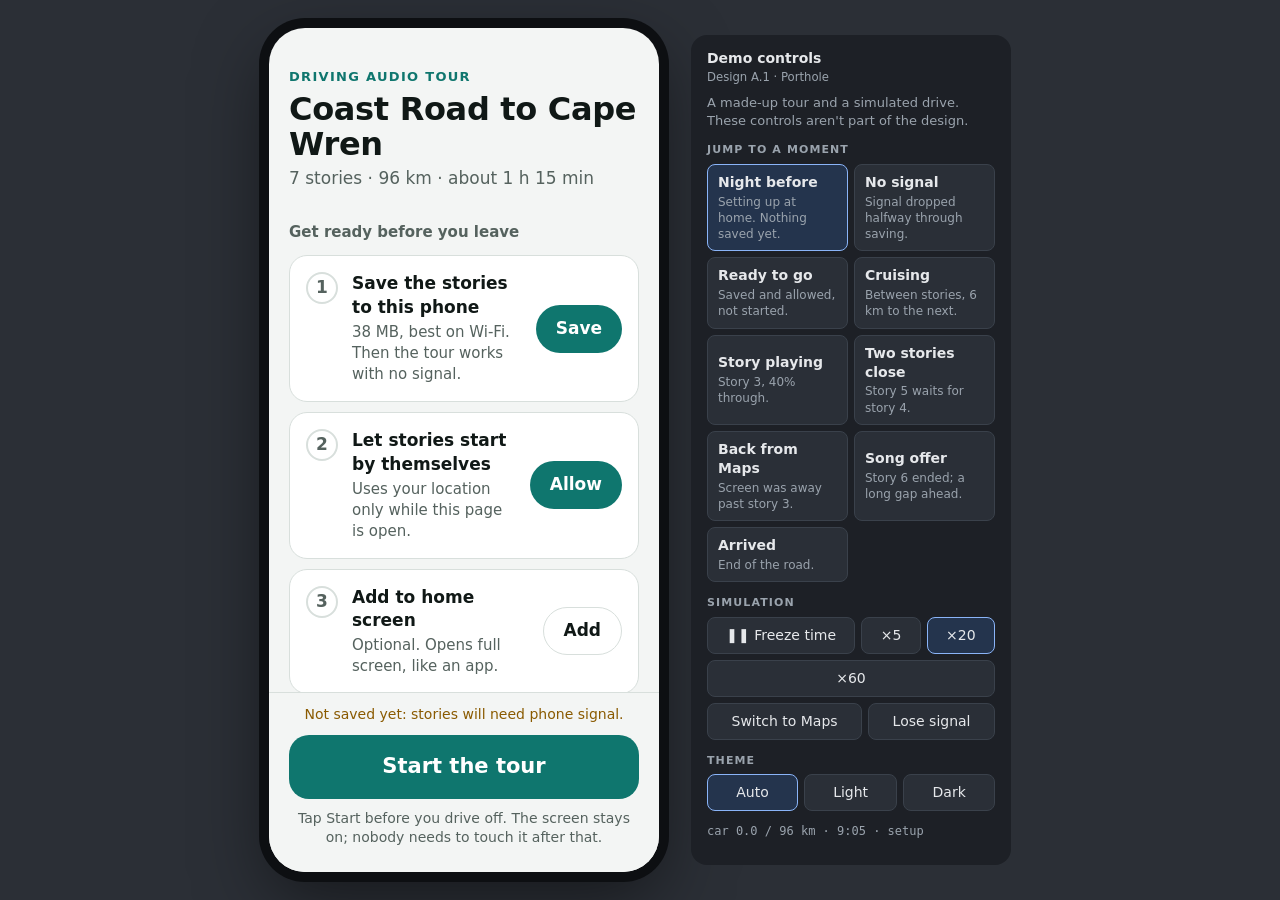
<file: experiments/ui_ux_redesign/a1-porthole.html>
<!doctype html>
<!-- Design A.1 · Porthole: design A with a small live map inside the ring. -->
<html lang="en">
<head>
<meta charset="utf-8">
<meta name="viewport" content="width=device-width, initial-scale=1, viewport-fit=cover">
<title>A.1 · Porthole</title>
<style>
/* ---- Demo engine: phone frame, demo controls, toast. Not part of the design. ---- */
* { box-sizing: border-box; }
[hidden] { display: none !important; }
html, body { margin: 0; height: 100%; }
body { background: var(--bg); -webkit-tap-highlight-color: transparent; }
#phone { position: relative; height: 100vh; height: 100dvh; overflow: hidden; background: var(--bg); color: var(--fg); }
.demo-tab { position: fixed; right: 0; top: 46%; z-index: 1001; writing-mode: vertical-rl; padding: 12px 6px;
  border: 0; border-radius: 8px 0 0 8px; background: rgba(20, 22, 26, .78); color: #fff;
  font: 600 11px/1 system-ui, sans-serif; letter-spacing: .12em; text-transform: uppercase; cursor: pointer; }
.demo-scrim { position: fixed; inset: 0; z-index: 1002; background: rgba(0, 0, 0, .45); opacity: 0;
  pointer-events: none; transition: opacity .2s; }
.demo-panel { position: fixed; left: 0; right: 0; bottom: 0; z-index: 1003; max-height: 82vh; overflow: auto;
  padding: 14px 16px 24px; background: #1d2026; color: #e6e8eb; font: 14px/1.35 system-ui, sans-serif;
  border-radius: 16px 16px 0 0; transform: translateY(105%); transition: transform .25s; }
body.demo-open .demo-scrim { opacity: 1; pointer-events: auto; }
body.demo-open .demo-panel { transform: none; }
.demo-head { display: flex; justify-content: space-between; align-items: flex-start; gap: 8px; }
.demo-head small { display: block; color: #9aa3ad; margin-top: 2px; }
.demo-panel h4 { margin: 14px 0 6px; font-size: 11px; text-transform: uppercase; letter-spacing: .1em; color: #9aa3ad; }
.demo-note { margin: 8px 0 0; color: #9aa3ad; font-size: 13px; }
.demo-panel button { font: inherit; color: inherit; background: #2a2f37; border: 1px solid #3a414b;
  border-radius: 8px; padding: 8px 10px; cursor: pointer; }
.demo-panel button.on { border-color: #8ab4f8; background: #24344d; }
.demo-scen { display: grid; grid-template-columns: 1fr 1fr; gap: 6px; }
.demo-scen button { text-align: left; }
.demo-scen small { display: block; color: #9aa3ad; font-size: 12px; margin-top: 2px; }
.demo-row { display: flex; flex-wrap: wrap; gap: 6px; }
.demo-row button { flex: 1 1 auto; }
.demo-readout { margin-top: 12px; font: 12px/1.45 ui-monospace, Menlo, monospace; color: #9aa3ad; }
.demo-x { flex: none; width: 36px; height: 36px; padding: 0 !important; }
.demo-away { position: absolute; inset: 0; z-index: 900; display: grid; place-items: center; padding: 32px;
  text-align: center; background: rgba(8, 9, 11, .92); color: #eef0f2; font: 16px/1.45 system-ui, sans-serif; }
.demo-away button { margin-top: 12px; font: 600 16px system-ui, sans-serif; padding: 12px 18px; border-radius: 99px;
  border: 0; background: #fff; color: #111; cursor: pointer; }
.demo-toast { position: absolute; left: 16px; right: 16px; bottom: 116px; z-index: 950; padding: 12px 14px;
  border-radius: 12px; background: #23262b; color: #f1f3f4; font: 15px/1.35 system-ui, sans-serif;
  box-shadow: 0 6px 24px rgba(0, 0, 0, .3); }
@media (min-width: 820px) {
  html body { display: flex; align-items: center; justify-content: center; gap: 32px; min-height: 100vh; background: #2b2f36; }
  #phone { flex: none; width: 390px; height: 844px; max-height: calc(100vh - 40px); border-radius: 36px;
    box-shadow: 0 0 0 10px #0d0f12, 0 24px 70px rgba(0, 0, 0, .5); }
  .demo-tab, .demo-scrim, .demo-x { display: none; }
  .demo-panel { position: static; transform: none; width: 320px; max-height: calc(100vh - 40px); border-radius: 16px; }
}
/* ---- Design A tokens. Setup follows the theme; the car screen is always dark. ---- */
:root {
  --bg: #f3f5f4; --surface: #ffffff; --fg: #101816; --muted: #55625e; --line: #d8dfdc;
  --accent: #0f766e; --accent-fg: #ffffff; --accent-soft: #d5efe9; --warn: #8a5a00;
}
@media (prefers-color-scheme: dark) {
  :root:not([data-theme="light"]) {
    --bg: #0b0f0e; --surface: #151b19; --fg: #eef3f1; --muted: #93a39e; --line: #26302d;
    --accent: #5eead4; --accent-fg: #04302b; --accent-soft: #123a35; --warn: #e2c26d;
  }
}
:root[data-theme="dark"] {
  --bg: #0b0f0e; --surface: #151b19; --fg: #eef3f1; --muted: #93a39e; --line: #26302d;
  --accent: #5eead4; --accent-fg: #04302b; --accent-soft: #123a35; --warn: #e2c26d;
}
#phone.car {
  --bg: #050707; --surface: #121716; --fg: #f2f6f5; --muted: #8b9a96; --line: #222b29;
  --accent: #5eead4; --accent-fg: #04302b; --accent-soft: #10302c; --warn: #e2c26d;
}

#phone { font: 17px/1.4 system-ui, sans-serif; }
button { font: inherit; color: inherit; cursor: pointer; }

/* Setup: a checklist, one big Start. */
#setup { position: absolute; inset: 0; display: flex; flex-direction: column; }
.setup-scroll { flex: 1; overflow: auto; padding: 40px 20px 16px; }
.kicker { margin: 0; font-size: 13px; letter-spacing: .1em; text-transform: uppercase; color: var(--accent); font-weight: 700; }
#setup h1 { margin: 6px 0 4px; font-size: 32px; line-height: 1.1; letter-spacing: -.01em; }
.meta { margin: 0; color: var(--muted); }
#setup h2 { margin: 32px 0 12px; font-size: 15px; color: var(--muted); font-weight: 600; }
.checks { list-style: none; margin: 0; padding: 0; display: grid; gap: 10px; }
.check { display: flex; gap: 14px; align-items: flex-start; padding: 16px; background: var(--surface);
  border: 1px solid var(--line); border-radius: 18px; }
.tick { flex: none; width: 32px; height: 32px; border-radius: 50%; display: grid; place-items: center;
  font-weight: 700; border: 2px solid var(--line); color: var(--muted); }
.check.done .tick { background: var(--accent); border-color: var(--accent); color: var(--accent-fg); }
.check-t { flex: 1; min-width: 0; }
.check-t b { display: block; }
.check-t span { display: block; color: var(--muted); font-size: 15px; margin-top: 2px; }
.check.done .check-t b { color: var(--muted); font-weight: 600; }
.check-t .no-signal { color: var(--warn); }
.act { flex: none; align-self: center; min-height: 48px; padding: 0 20px; border-radius: 99px; border: 0;
  background: var(--accent); color: var(--accent-fg); font-weight: 700; }
.act.quiet { background: transparent; border: 1.5px solid var(--line); color: var(--fg); }
.prog { height: 6px; border-radius: 99px; background: var(--line); overflow: hidden; margin-top: 10px; }
.prog > div { height: 100%; background: var(--accent); width: 0; transition: width .2s; }
.link { margin: 20px 0 0; padding: 12px 0; background: none; border: 0; color: var(--accent); font-weight: 600; }
.setup-foot { padding: 12px 20px 24px; border-top: 1px solid var(--line); background: var(--bg); }
.go { width: 100%; min-height: 64px; border: 0; border-radius: 20px; background: var(--accent); color: var(--accent-fg);
  font-size: 21px; font-weight: 800; }
.fine { margin: 10px 0 0; font-size: 14px; color: var(--muted); text-align: center; }
.warn-line { margin: 0 0 10px; font-size: 14px; color: var(--warn); text-align: center; }

/* Car screen: one thing, very large. */
#drive { position: absolute; inset: 0; display: flex; flex-direction: column; padding: 16px 20px 20px; }
.top { display: flex; gap: 8px; align-items: center; min-height: 32px; }
.pill { font-size: 14px; color: var(--muted); display: inline-flex; align-items: center; gap: 6px; }
.pill .dot { width: 8px; height: 8px; border-radius: 50%; background: var(--accent); }
.pill.warn { color: var(--warn); border: 1px solid currentColor; border-radius: 99px; padding: 2px 10px; }
.top .spacer { flex: 1; }
.hero { flex: 1; display: flex; flex-direction: column; align-items: center; justify-content: center; text-align: center; min-height: 0; }
.ring { --size: min(62vw, 34vh, 260px); position: relative; width: var(--size); height: var(--size); flex: none; }
.ring > svg { position: absolute; inset: 0; transform: rotate(-90deg); }
.ring > svg circle { fill: none; stroke-width: 3.2; }
.ring .track { stroke: var(--line); }
.ring .val { stroke: var(--accent); stroke-linecap: round; transition: stroke-dashoffset .3s linear; }
.ring-btn, .ring-txt { position: absolute; inset: 14%; border-radius: 50%; display: grid; place-items: center; }
.ring-btn { border: 0; background: var(--accent-soft); color: var(--accent); }
.ring-btn svg { width: 38%; height: 38%; position: static; transform: none; fill: currentColor; }
.ring-txt { align-content: center; gap: 2px; }
.huge { font-size: clamp(44px, 15vw, 64px); font-weight: 800; line-height: 1; letter-spacing: -.02em; }
.unit { font-size: 16px; color: var(--muted); }
.label { margin: 22px 0 4px; font-size: 14px; letter-spacing: .12em; text-transform: uppercase; color: var(--accent); font-weight: 700; }
.big { margin: 0; font-size: clamp(26px, 7.4vw, 32px); line-height: 1.15; letter-spacing: -.01em; }
.sub { margin: 8px 0 0; color: var(--muted); font-size: 17px; }
.then { margin: 12px 0 0; color: var(--muted); font-size: 15px; }
.offer { margin-top: 12px; padding: 16px; border-radius: 20px; background: var(--surface); border: 1px solid var(--line); }
.offer .label { margin: 0 0 4px; font-size: 12px; }
.o-title { margin: 0; font-size: 19px; font-weight: 700; }
.o-why { margin: 4px 0 0; color: var(--muted); font-size: 15px; }
.o-row { display: flex; gap: 10px; margin-top: 12px; }
.o-yes, .o-no { flex: 1; min-height: 52px; border-radius: 16px; font-weight: 700; }
.o-yes { border: 0; background: var(--accent); color: var(--accent-fg); }
.o-no { border: 1.5px solid var(--line); background: transparent; }
.dock { display: flex; gap: 12px; margin-top: 14px; }
.dock-btn { flex: 1; min-height: 64px; border-radius: 20px; border: 1.5px solid var(--line); background: var(--surface);
  font-size: 18px; font-weight: 700; }

/* All stories: a full-screen list, out of the way while driving. */
#sheet { position: absolute; inset: 0; z-index: 10; overflow: auto; background: var(--bg); padding: 0 20px 24px; }
.sheet-head { position: sticky; top: 0; display: flex; align-items: center; justify-content: space-between;
  padding: 18px 0 12px; background: var(--bg); }
.sheet-head h2 { margin: 0; font-size: 24px; }
.x { width: 52px; height: 52px; border-radius: 50%; border: 1.5px solid var(--line); background: var(--surface); font-size: 20px; }
.list { list-style: none; margin: 0; padding: 0; display: grid; gap: 8px; }
.row { background: var(--surface); border: 1px solid var(--line); border-radius: 18px; }
.row-main { width: 100%; display: flex; gap: 14px; align-items: center; padding: 14px; background: none; border: 0; text-align: left; min-height: 64px; }
.num { flex: none; width: 36px; height: 36px; border-radius: 50%; display: grid; place-items: center; font-weight: 800;
  border: 2px solid var(--line); color: var(--muted); }
.row-t { min-width: 0; }
.row-t b { display: block; }
.row-t small { display: block; color: var(--muted); font-size: 14px; margin-top: 2px; }
.row-t .note, .row-t .song-line { color: var(--accent); }
.st-played .num { background: var(--accent-soft); border-color: transparent; color: var(--accent); }
.st-playing { border-color: var(--accent); }
.st-playing .num { background: var(--accent); border-color: var(--accent); color: var(--accent-fg); }
.st-queued .num, .st-missed .num { border-color: var(--accent); color: var(--accent); }
.st-skipped .num { border-style: dashed; }
.st-played b, .st-skipped b { color: var(--muted); font-weight: 600; }
.row-acts { display: flex; gap: 10px; padding: 0 14px 14px; }
.sheet-more { display: flex; gap: 10px; margin-top: 20px; }
.log { margin: 16px 0 0; padding-left: 20px; color: var(--muted); font-size: 14px; }
.log li { margin-bottom: 6px; }
/* ---- Dark route map, shared by A.1–A.3 (geometry from design B). Pins and the car keep a fixed
   on-screen size at any zoom. ---- */
.m { position: absolute; inset: 0; width: 100%; height: 100%; display: block; }
.m-land { fill: #0d1312; }
.m-park { fill: #10201a; }
.m-sea { fill: #0a1922; }
.m-minor { fill: none; stroke: #1b2523; stroke-linecap: round; }
.m-edge { fill: none; stroke: #18211f; stroke-linecap: round; }
.m-route { fill: none; stroke: #34413e; stroke-linecap: round; }
.m-done { fill: none; stroke: var(--accent); stroke-linecap: round; }
.m-start { fill: #6f7f7b; font: 600 11px system-ui, sans-serif; letter-spacing: .06em; text-transform: uppercase; }
.m-pin .m-zone { fill: var(--accent); fill-opacity: 0; }
.m-pdot { fill: #0d1312; stroke: #5d6d69; stroke-width: 2; }
.m-n { fill: #c9d4d1; font: 700 12px system-ui, sans-serif; text-anchor: middle; }
.m-lbl { fill: #a3b1ad; font: 600 13px system-ui, sans-serif; paint-order: stroke; stroke: #0d1312; stroke-width: 4px; }
.m-pin.armed .m-pdot { stroke: var(--accent); }
.m-pin.armed .m-zone { fill-opacity: .14; }
.m-pin.playing .m-pdot { fill: var(--accent); stroke: var(--accent); }
.m-pin.playing .m-n { fill: var(--accent-fg); }
.m-pin.playing .m-zone { fill-opacity: .25; animation: m-pulse 1.6s ease-in-out infinite; }
.m-pin.played .m-pdot { fill: #1b2523; stroke: #1b2523; }
.m-pin.played .m-n, .m-pin.played .m-lbl, .m-pin.skipped .m-lbl { fill: #63736f; }
.m-pin.skipped .m-pdot, .m-pin.missed .m-pdot { stroke-dasharray: 3 3; }
.m-pin.queued .m-pdot, .m-pin.missed .m-pdot { stroke: var(--accent); }
.m-pin.sel .m-pdot { stroke: #ffffff; stroke-width: 3; }
.m-pin[data-act] { cursor: pointer; }
@keyframes m-pulse { 50% { fill-opacity: .06; } }
.m-song circle { fill: var(--accent); stroke: #0d1312; stroke-width: 2; }
.m-song text { fill: var(--accent-fg); font: 700 11px system-ui, sans-serif; text-anchor: middle; }
.m-halo { fill: #ffffff; fill-opacity: .13; }
.m-dot { fill: #ffffff; }
.m-arrow { fill: #050707; }

/* ---- A.1: the ring frames a round map; distance sits inside it, over a dark fade. ---- */
.ring.port-ring { --size: min(70vw, 38vh, 300px); }
.ring.port-ring.small { --size: min(56vw, 27vh, 240px); } /* while an offer card is showing */
.port-slot { position: absolute; inset: 6.5%; border-radius: 50%; overflow: hidden; cursor: pointer; background: #0d1312; isolation: isolate; }
.port-host { position: absolute; inset: 0; }
.port-read { position: absolute; left: 0; right: 0; bottom: 0; height: 46%; pointer-events: none; display: flex; flex-direction: column;
  align-items: center; justify-content: flex-end; padding-bottom: 13%; background: linear-gradient(to bottom, rgba(5, 7, 7, 0), rgba(5, 7, 7, .9) 48%); }
.port-read .huge { font-size: clamp(34px, 11vw, 48px); }
.port-read .unit { font-size: 14px; }
.port-zoom { position: absolute; top: 11%; left: 50%; transform: translateX(-50%); padding: 3px 10px; border-radius: 99px; pointer-events: none;
  background: rgba(5, 7, 7, .72); color: var(--muted); font-size: 12px; white-space: nowrap; }
.ring-fab { position: absolute; left: 50%; bottom: -18px; transform: translateX(-50%); width: 84px; height: 84px; border-radius: 50%;
  border: 5px solid var(--bg); background: var(--accent); color: var(--accent-fg); display: grid; place-items: center; }
.ring-fab svg { width: 34px; height: 34px; fill: currentColor; position: static; transform: none; }
.ring-fab + .label, .hero .label { margin-top: 26px; }
</style>
</head>
<body>
<div id="phone">
  <section id="setup"></section>
  <section id="drive" hidden></section>
  <section id="sheet" hidden></section>
</div>
<script>
/* ======================================================================
   Demo engine, identical in all three designs: a made-up tour, a
   simulated drive and the demo controls. Not part of any design.
   It follows the real player's rules (site/player/app.js): stops play in
   order, a stop that triggers while another plays waits its turn, no GPS
   reaches the page while it's in the background, and stops passed
   meanwhile are offered, never auto-played.
   ====================================================================== */
const TOUR = {
  title: "Coast Road to Cape Wren",
  start: "Port Ellis",
  km: 96,
  mb: 38,
  stops: [
    { n: 1, title: "The Bridge That Floated", place: "Crossing Larkspur Bridge", short: "Larkspur Bridge", at: 8, dur: 172, art: "🌉",
      teaser: "Why the first bridge here was built on barrels.",
      kids: "If you had to build a bridge out of things in this car, what would you use?" },
    { n: 2, title: "The Town with Two Names", place: "Entering Millbrook", short: "Millbrook", at: 21, dur: 181, art: "🏘️",
      teaser: "Two mapmakers, one town, and a forty-year argument.",
      kids: "If our street got a new name, what should it be?" },
    { n: 3, title: "Orchards on the Hill", place: "Passing the apple country", short: "Apple country", at: 34, dur: 180, art: "🍎",
      teaser: "A whole valley of trees, grown from one pip.",
      kids: "Count the orchards until the next story. Who sees the most?" },
    { n: 4, title: "The Postman Who Swam", place: "Gull Point lookout", short: "Gull Point", at: 47, dur: 185, art: "✉️",
      teaser: "Mail day on the island meant a very cold swim.",
      kids: "What's the furthest you'd go to deliver one letter?" },
    { n: 5, title: "Children of the Lighthouse", place: "Coming into Wren Bay", short: "Wren Bay", at: 49.5, dur: 176, art: "⛵",
      teaser: "School was a rowing boat away.",
      kids: "Would you like to live in a lighthouse? What would you miss?" },
    { n: 6, title: "The Shipwreck Library", place: "Driving past Driftwood Cove", short: "Driftwood Cove", at: 64, dur: 190, art: "📚",
      teaser: "A cargo of books washed ashore, and the town kept them.",
      kids: "If a crate washed up on the beach, what do you hope is inside?",
      song: { title: "Saltwater Sky", artist: "The Paper Lanterns", length: 214, why: "A made-up song about this stretch of coast." } },
    { n: 7, title: "The Light at the End of the Land", place: "Arriving at Cape Wren", short: "Cape Wren", at: 92, dur: 200, art: "🌅",
      teaser: "Why the lighthouse wears stripes.",
      kids: "Invent a secret signal with a torch. What does it mean?" },
  ],
};
const TRIGGER_KM = 0.6; // a stop starts this far before its point
const LOOKAHEAD = 2; // like tour.json `lookahead`
const START_TIME = 9 * 3600 + 5 * 60; // the simulated drive leaves at 9:05

const S = { rate: 20, frozen: false, theme: "auto", rev: 0 };
let seq = 0;
function reset() {
  Object.assign(S, {
    phase: "setup", downloaded: 0, downloading: false, located: false, installed: false, online: true,
    km: 0, speed: 80, clock: 0, away: false, cursor: 0, status: TOUR.stops.map(() => "upcoming"),
    playing: null, queue: [], missed: [], song: null, feed: [], near: new Set(),
  });
  bump();
}
function bump() { S.rev++; }
function emit(kind, i = null, extra = {}) { S.feed.push({ id: ++seq, kind, i, clock: S.clock, km: S.km, ...extra }); bump(); }

const stop = (i) => TOUR.stops[i];
function nextUp() { for (let i = S.cursor; i < TOUR.stops.length; i++) if (S.status[i] === "upcoming") return i; return null; }
function distTo(i) { return Math.max(0, stop(i).at - TRIGGER_KM - S.km); }
function minsTo(i) { return (distTo(i) / S.speed) * 60; }
function heard() { return S.status.filter((s) => s === "played").length; }

function checkTriggers() {
  const win = [];
  for (let i = S.cursor; i < TOUR.stops.length && win.length < LOOKAHEAD; i++) if (S.status[i] === "upcoming") win.push(i);
  for (const i of win) if (S.km >= stop(i).at - TRIGGER_KM) return trigger(i, "gps");
  const n = nextUp();
  if (n != null && !S.near.has(n) && distTo(n) <= 3) { S.near.add(n); emit("near", n); }
}
function trigger(i, cause) {
  for (let j = S.cursor; j < i; j++) if (S.status[j] === "upcoming") S.status[j] = "skipped";
  S.cursor = Math.max(S.cursor, i + 1);
  if (S.playing) { S.queue.push(i); S.status[i] = "queued"; emit("queued", i); }
  else play(i, cause);
}
function play(i, cause) {
  S.near.add(i);
  S.playing = { i, t: 0, paused: false };
  S.status[i] = "playing";
  S.song = null;
  S.missed = S.missed.filter((m) => m !== i);
  emit("play", i, { cause });
}
function finish() {
  const i = S.playing.i;
  S.status[i] = "played";
  S.playing = null;
  emit("done", i);
  if (S.queue.length) return play(S.queue.shift(), "queue");
  const song = stop(i).song, n = nextUp();
  if (song && (n == null || minsTo(n) * 60 > song.length + 60)) { S.song = i; emit("song", i); }
}
function step(dt) {
  if (S.phase === "drive") {
    S.km = Math.min(TOUR.km, S.km + (S.speed / 3600) * dt);
    S.clock += dt;
    if (!S.away) checkTriggers();
  }
  if (S.playing && !S.playing.paused && (S.playing.t += dt) >= stop(S.playing.i).dur) finish();
  if (S.phase === "drive" && S.km >= TOUR.km && !S.playing) { S.phase = "done"; emit("arrive"); }
}
function setAway(on) {
  if (on === S.away) return;
  S.away = on;
  emit(on ? "away" : "back");
  if (!on && S.phase === "drive")
    for (let i = S.cursor; i < TOUR.stops.length; i++)
      if (S.status[i] === "upcoming" && S.km > stop(i).at + 0.3) {
        S.status[i] = "missed"; S.missed.push(i); S.cursor = i + 1; emit("missed", i);
      }
}

/** What the design's buttons do (data-act="name" data-i="index"). */
const act = {
  download() {
    if (S.downloaded >= 1 || S.downloading) return;
    if (!S.online) return toast("No signal here. Try again where you have coverage.");
    S.downloading = true; bump();
  },
  allowLocation() { S.located = true; bump(); },
  install() { S.installed = true; bump(); toast("Added to the home screen (simulated)."); },
  start() { S.located = true; S.phase = "drive"; emit("start"); },
  pause() { if (S.playing) { S.playing.paused = !S.playing.paused; bump(); } },
  skip() {
    if (!S.playing) return;
    const i = S.playing.i;
    S.status[i] = "skipped"; S.playing = null; emit("skip", i);
    if (S.queue.length) play(S.queue.shift(), "queue");
  },
  playNow(i) {
    if (S.playing) { const p = S.playing.i; S.status[p] = S.playing.t > stop(p).dur * 0.9 ? "played" : "skipped"; S.playing = null; }
    for (let j = S.cursor; j < i; j++) if (S.status[j] === "upcoming") S.status[j] = "skipped";
    const later = S.queue.filter((q) => q > i);
    S.queue.forEach((q) => (S.status[q] = q < i ? "skipped" : "upcoming"));
    S.queue = [];
    S.cursor = Math.max(S.cursor, i + 1);
    if (later.length) S.cursor = Math.min(S.cursor, ...later);
    S.missed = S.missed.filter((m) => m !== i);
    play(i, "manual");
  },
  playMissed(i) {
    S.missed = S.missed.filter((m) => m !== i);
    if (S.playing) { S.queue.push(i); S.status[i] = "queued"; emit("queued", i); } else play(i, "missed");
  },
  dismissMissed(i) { S.missed = S.missed.filter((m) => m !== i); S.status[i] = "skipped"; emit("skip", i); },
  openSong(i) { const s = stop(i).song; S.song = null; bump(); toast(`Would open Spotify: “${s.title}” by ${s.artist}.`); },
  dismissSong() { S.song = null; bump(); },
  navigate(i) { toast(`Would open Google Maps: stops ${i + 1}–${TOUR.stops.length}, then home.`); },
  restart() {
    const keep = { downloaded: S.downloaded, located: S.located, installed: S.installed };
    reset(); Object.assign(S, keep);
  },
};

const esc = (s) => String(s).replace(/[&<>"]/g, (c) => ({ "&": "&amp;", "<": "&lt;", ">": "&gt;", '"': "&quot;" })[c]);
const fmtTime = (s) => `${Math.floor(s / 60)}:${String(Math.floor(s % 60)).padStart(2, "0")}`;
const fmtKm = (km) => (km < 1 ? `${Math.max(50, Math.round(km * 20) * 50)} m` : km < 10 ? `${km.toFixed(1)} km` : `${Math.round(km)} km`);
const fmtMins = (m) => (m < 1 ? "under a minute" : m < 60 ? `${Math.round(m)} min` : `${Math.floor(m / 60)} h ${Math.round(m % 60)} min`);
function fmtClock(c) {
  const t = START_TIME + c, h = Math.floor(t / 3600) % 24, m = Math.floor(t / 60) % 60;
  return `${h % 12 || 12}:${String(m).padStart(2, "0")}`;
}

let toastTimer;
function toast(msg) {
  const t = document.querySelector(".demo-toast");
  t.textContent = msg; t.hidden = false;
  clearTimeout(toastTimer);
  toastTimer = setTimeout(() => (t.hidden = true), 3000);
}

/* ---- Scenarios: each resets, then fast-forwards the same simulation. ---- */
function ff(toKm, untilDone) {
  for (let guard = 1e5; guard-- && (S.km < toKm - 1e-9 || (untilDone && S.phase !== "done")); ) step(1);
}
function ready() { S.downloaded = 1; S.located = true; S.installed = true; }
function startDrive() { ready(); act.start(); }
const SCENARIOS = [
  ["Night before", "Setting up at home. Nothing saved yet.", () => {}],
  ["No signal", "Signal dropped halfway through saving.", () => { S.downloaded = 0.45; S.online = false; S.located = true; }],
  ["Ready to go", "Saved and allowed, not started.", ready],
  ["Cruising", "Between stories, 6 km to the next.", () => { startDrive(); ff(27); }],
  ["Story playing", "Story 3, 40% through.", () => { startDrive(); ff(35); }],
  ["Two stories close", "Story 5 waits for story 4.", () => { startDrive(); ff(49.3); }],
  ["Back from Maps", "Screen was away past story 3.", () => { startDrive(); ff(29); setAway(true); ff(37); setAway(false); }],
  ["Song offer", "Story 6 ended; a long gap ahead.", () => { startDrive(); ff(69); }],
  ["Arrived", "End of the road.", () => { startDrive(); ff(TOUR.km, true); }],
];
function scenario(k) { reset(); SCENARIOS[k][2](); S.scenario = k; bump(); }

/* ---- Demo controls ---- */
function buildPanel(name) {
  document.body.insertAdjacentHTML("beforeend", `
<button class="demo-tab" data-demo="open">Demo</button>
<div class="demo-scrim" data-demo="close"></div>
<aside class="demo-panel" aria-label="Demo controls">
  <div class="demo-head"><div><b>Demo controls</b><small>${name}</small></div>
    <button class="demo-x" data-demo="close" aria-label="Close">✕</button></div>
  <p class="demo-note">A made-up tour and a simulated drive. These controls aren't part of the design.</p>
  <h4>Jump to a moment</h4>
  <div class="demo-scen">${SCENARIOS.map((s, k) => `<button data-demo="scen" data-k="${k}"><b>${s[0]}</b><small>${s[1]}</small></button>`).join("")}</div>
  <h4>Simulation</h4>
  <div class="demo-row"><button data-demo="freeze"></button>${[5, 20, 60].map((r) => `<button data-demo="rate" data-r="${r}">×${r}</button>`).join("")}</div>
  <div class="demo-row" style="margin-top:6px"><button data-demo="away"></button><button data-demo="online"></button></div>
  <h4>Theme</h4>
  <div class="demo-row">${["auto", "light", "dark"].map((t) => `<button data-demo="theme" data-t="${t}">${t[0].toUpperCase() + t.slice(1)}</button>`).join("")}</div>
  <div class="demo-readout"></div>
</aside>`);
  document.querySelector("#phone").insertAdjacentHTML("beforeend", `
<div class="demo-away" hidden><div>
  <p><b>Simulated: you switched to Google Maps</b> (or the screen locked).</p>
  <p>Chrome sends this page no GPS meanwhile. A story that's already playing keeps going.</p>
  <button data-demo="away">Come back to the tour</button></div></div>
<div class="demo-toast" hidden></div>`);
}
function renderPanel(full) {
  const q = (s) => document.querySelector(s);
  q(".demo-readout").textContent =
    `car ${S.km.toFixed(1)} / ${TOUR.km} km · ${fmtClock(S.clock)} · ${S.phase}` +
    (S.playing ? ` · playing ${S.playing.i + 1} at ${fmtTime(S.playing.t)}` : "") +
    (S.queue.length ? ` · queued ${S.queue.map((i) => i + 1).join(",")}` : "");
  if (!full) return;
  document.querySelectorAll("[data-demo=scen]").forEach((b) => b.classList.toggle("on", +b.dataset.k === S.scenario));
  document.querySelectorAll("[data-demo=rate]").forEach((b) => b.classList.toggle("on", +b.dataset.r === S.rate));
  document.querySelectorAll("[data-demo=theme]").forEach((b) => b.classList.toggle("on", b.dataset.t === S.theme));
  q(".demo-panel [data-demo=freeze]").textContent = S.frozen ? "▶ Run time" : "❚❚ Freeze time";
  q(".demo-panel [data-demo=away]").textContent = S.away ? "Come back to the tour" : "Switch to Maps";
  q(".demo-panel [data-demo=online]").textContent = S.online ? "Lose signal" : "Get signal back";
  q(".demo-away").hidden = !S.away;
  if (S.theme === "auto") delete document.documentElement.dataset.theme;
  else document.documentElement.dataset.theme = S.theme;
}

let UI = { render() {}, acts: {} };
document.addEventListener("click", (e) => {
  const d = e.target.closest("[data-demo]");
  if (d) {
    const k = d.dataset.demo, body = document.body.classList;
    if (k === "open") body.add("demo-open");
    else if (k === "close") body.remove("demo-open");
    else if (k === "scen") { scenario(+d.dataset.k); body.remove("demo-open"); }
    else if (k === "rate") S.rate = +d.dataset.r;
    else if (k === "freeze") S.frozen = !S.frozen;
    else if (k === "away") { setAway(!S.away); body.remove("demo-open"); }
    else if (k === "online") S.online = !S.online;
    else if (k === "theme") S.theme = d.dataset.t;
    bump();
    return;
  }
  const b = e.target.closest("[data-act]");
  if (!b || b.disabled) return;
  const name = b.dataset.act, fn = UI.acts[name] || act[name];
  if (!fn) return console.warn("no action", name);
  fn(b.dataset.i == null ? undefined : Number(b.dataset.i));
  bump();
});

let lastTick = performance.now(), lastRev = -1;
function loop() {
  const now = performance.now(), dt = Math.min(0.5, (now - lastTick) / 1000);
  lastTick = now;
  if (!S.frozen) {
    if (S.downloading) {
      if (!S.online) { S.downloading = false; bump(); }
      else if ((S.downloaded = Math.min(1, S.downloaded + dt / 4)) >= 1) { S.downloading = false; bump(); }
    }
    for (let sim = dt * S.rate; sim > 0; sim -= 1) step(Math.min(1, sim));
  }
  const full = S.rev !== lastRev;
  lastRev = S.rev;
  UI.render(full);
  renderPanel(full);
}
const Demo = {
  mount(ui) {
    UI = { acts: {}, ...ui };
    buildPanel(ui.name);
    scenario(0);
    loop();
    setInterval(loop, 100);
  },
};
</script>
<script>
/* ============ Design A base, shared by A.1–A.3: setup, car screen pieces, story list ============ */
const $ = (s) => document.querySelector(s);
const phone = $("#phone");
const A = { sheet: false, open: null, log: false };
const C = 2 * Math.PI * 46;
const ICON = {
  play: '<svg viewBox="0 0 24 24"><path d="M7 4.5v15l13-7.5z"/></svg>',
  pause: '<svg viewBox="0 0 24 24"><path d="M6 4h4.5v16H6zM13.5 4H18v16h-4.5z"/></svg>',
};
const STATE = { upcoming: "Coming up", playing: "Playing now", queued: "Next, after this one", played: "Heard",
  skipped: "Skipped", missed: "Passed while away" };

function check(done, n, title, why, button, extra = "") {
  return `<li class="check ${done ? "done" : ""}"><span class="tick">${done ? "✓" : n}</span>
    <div class="check-t"><b>${title}</b><span>${why}</span>${extra}</div>${button}</li>`;
}
function setupHTML() {
  const dl = S.downloaded >= 1, pct = Math.round(S.downloaded * 100);
  const dlWhy = dl ? "Saved. The tour works with no signal."
    : S.downloading ? `Saving… <span id="dl-pct">${pct}</span>%`
    : !S.online && S.downloaded > 0 ? `<span class="no-signal">No signal. ${pct}% saved; finish where you have coverage.</span>`
    : `${TOUR.mb} MB, best on Wi-Fi. Then the tour works with no signal.`;
  const dlBtn = dl || S.downloading ? "" : `<button class="act" data-act="download">${S.downloaded > 0 ? "Resume" : "Save"}</button>`;
  const dlBar = dl || (!S.downloading && !S.downloaded) ? "" : `<div class="prog"><div id="dl-bar" style="width:${pct}%"></div></div>`;
  return `
  <div class="setup-scroll">
    <p class="kicker">Driving audio tour</p>
    <h1>${TOUR.title}</h1>
    <p class="meta">${TOUR.stops.length} stories · ${TOUR.km} km · about 1 h 15 min</p>
    <h2>Get ready before you leave</h2>
    <ol class="checks">
      ${check(dl, 1, "Save the stories to this phone", dlWhy, dlBtn, dlBar)}
      ${check(S.located, 2, "Let stories start by themselves", "Uses your location only while this page is open.",
        S.located ? "" : `<button class="act" data-act="allowLocation">Allow</button>`)}
      ${check(S.installed, 3, "Add to home screen", "Optional. Opens full screen, like an app.",
        S.installed ? "" : `<button class="act quiet" data-act="install">Add</button>`)}
    </ol>
    <button class="link" data-act="openSheet">See all ${TOUR.stops.length} stories →</button>
  </div>
  <div class="setup-foot">
    ${dl ? "" : `<p class="warn-line">Not saved yet: stories will need phone signal.</p>`}
    <button class="go" data-act="start">Start the tour</button>
    <p class="fine">Tap Start before you drive off. The screen stays on; nobody needs to touch it after that.</p>
  </div>`;
}

function ringFrac() {
  if (S.playing) return S.playing.t / stop(S.playing.i).dur;
  if (S.phase === "done") return 1;
  const n = nextUp();
  if (n == null) return 1;
  const from = n > 0 ? stop(n - 1).at - TRIGGER_KM : 0, to = stop(n).at - TRIGGER_KM;
  return Math.min(1, Math.max(0, (S.km - from) / (to - from)));
}
function statusHTML() {
  const issues = [];
  if (S.downloaded < 1) issues.push(S.online ? "Needs signal" : "No signal");
  if (!S.located) issues.push("GPS off");
  return issues.length ? issues.map((t) => `<span class="pill warn">${t}</span>`).join("")
    : `<span class="pill"><span class="dot"></span>All set</span>`;
}
function offerHTML() {
  if (S.missed.length) {
    const i = S.missed[0], s = stop(i);
    return `<div class="offer"><p class="label">Passed while you were away</p>
      <p class="o-title">${s.n} · ${s.title}</p>
      <div class="o-row"><button class="o-yes" data-act="playMissed" data-i="${i}">Play it</button>
      <button class="o-no" data-act="dismissMissed" data-i="${i}">Skip</button></div></div>`;
  }
  if (S.song != null) {
    const sg = stop(S.song).song;
    return `<div class="offer"><p class="label">A song for this stretch</p>
      <p class="o-title">${esc(sg.title)} · ${esc(sg.artist)}</p><p class="o-why">${esc(sg.why)} For passengers to start.</p>
      <div class="o-row"><button class="o-yes" data-act="openSong" data-i="${S.song}">Play on Spotify</button>
      <button class="o-no" data-act="dismissSong">No thanks</button></div></div>`;
  }
  return "";
}
/** The pieces of A's car screen: ring centre, caption, the left dock button, the queued line. */
function glanceParts() {
  const p = S.playing, n = nextUp();
  let center, cap, left;
  if (p) {
    const s = stop(p.i);
    center = `<button class="ring-btn" data-act="pause" aria-label="${p.paused ? "Play" : "Pause"}">${p.paused ? ICON.play : ICON.pause}</button>`;
    cap = `<p class="label">${p.paused ? "Paused" : "Now playing"} · ${s.n} of ${TOUR.stops.length}</p>
      <h1 class="big">${s.title}</h1><p class="sub"><span id="left"></span> left</p>`;
    left = `<button class="dock-btn" data-act="skip">Skip story</button>`;
  } else if (S.phase === "done") {
    center = `<div class="ring-txt"><span class="huge">✓</span></div>`;
    cap = `<p class="label">You've arrived</p><h1 class="big">${stop(TOUR.stops.length - 1).short}</h1>
      <p class="sub">${heard()} of ${TOUR.stops.length} stories heard</p>`;
    left = `<button class="dock-btn" data-act="restart">Start over</button>`;
  } else if (n != null) {
    const s = stop(n);
    center = `<div class="ring-txt"><span class="huge" id="dist"></span><span class="unit" id="mins"></span></div>`;
    cap = `<p class="label">Next story</p><h1 class="big">${s.title}</h1><p class="sub">${s.place}</p>`;
    left = `<button class="dock-btn" data-act="playNow" data-i="${n}">Play it now</button>`;
  } else {
    center = `<div class="ring-txt"><span class="unit">No more stories</span></div>`;
    cap = `<p class="label">Nearly there</p><h1 class="big">${stop(TOUR.stops.length - 1).short}</h1>`;
    left = "";
  }
  const q = S.queue.length ? `<p class="then">Then ${stop(S.queue[0]).n} · ${stop(S.queue[0]).title}</p>` : "";
  return { center, cap, left, q };
}
const ringSVG = () => `<svg viewBox="0 0 100 100"><circle class="track" cx="50" cy="50" r="46"/>
  <circle class="val" id="ring" cx="50" cy="50" r="46" stroke-dasharray="${C}" stroke-dashoffset="${C}"/></svg>`;
/** A's car screen exactly as in design A; `extra` goes at the right of the status row. */
function glanceHTML(extra = "") {
  const g = glanceParts();
  return `<div class="top">${statusHTML()}<span class="spacer"></span>${extra}</div>
  <div class="hero"><div class="ring">${ringSVG()}${g.center}</div>${g.cap}${g.q}</div>
  ${offerHTML()}
  <div class="dock">${g.left}<button class="dock-btn" data-act="openSheet">All stories</button></div>`;
}
function describe(e) {
  const s = e.i != null ? `${stop(e.i).n} · ${stop(e.i).title}` : "";
  const cause = { gps: "GPS reached its place", manual: "tapped Play now", queue: "after the one before", missed: "chosen after passing it" };
  return {
    start: "Tour started", near: `${s} within 3 km`, play: `Played ${s} (${cause[e.cause]})`, queued: `${s} waited for the story playing`,
    done: `Finished ${s}`, skip: `Skipped ${s}`, song: `Offered the song after ${s}`, missed: `${s} passed while away`,
    away: "Page in the background: no GPS", back: "Back on the page", arrive: "Arrived",
  }[e.kind];
}
function sheetHTML() {
  return `<div class="sheet-head"><h2>Stories</h2><button class="x" data-act="closeSheet" aria-label="Close">✕</button></div>
  <ol class="list">${TOUR.stops.map((s, i) => `
    <li class="row st-${S.status[i]}">
      <button class="row-main" data-act="toggle" data-i="${i}"><span class="num">${s.n}</span>
        <span class="row-t"><b>${s.title}${V.songMarks && s.song ? ` <span class="note" aria-label="has a song">♪</span>` : ""}</b><small>${s.place} · ${Math.round(s.dur / 60)} min · ${STATE[S.status[i]]}</small>${V.songMarks && s.song ? `<small class="song-line">♪ Then a song: ${esc(s.song.title)} · ${esc(s.song.artist)}</small>` : ""}</span></button>
      ${A.open === i ? `<div class="row-acts"><button class="o-yes" data-act="playFromList" data-i="${i}">Play now</button>
        <button class="o-no" data-act="navigate" data-i="${i}">Navigate from here</button></div>` : ""}
    </li>`).join("")}</ol>
  <div class="sheet-more"><button class="o-no" data-act="toggleLog">${A.log ? "Hide the log" : "Why did that play?"}</button>
    <button class="o-no" data-act="restart">Start over</button></div>
  ${A.log ? `<ol class="log">${S.feed.slice().reverse().map((e) => `<li><b>${fmtClock(e.clock)}</b> ${describe(e)}</li>`).join("")}</ol>` : ""}`;
}

/* The variant draws the car screen (V.drive) and updates its map every tick (V.tick). */
let V = {};
function render(full) {
  if (full) {
    const driving = S.phase !== "setup";
    phone.classList.toggle("car", driving);
    $("#setup").hidden = driving;
    $("#drive").hidden = !driving;
    if (driving) V.drive();
    else $("#setup").innerHTML = setupHTML();
    const sheet = $("#sheet"), top = sheet.scrollTop;
    sheet.hidden = !A.sheet;
    if (A.sheet) { sheet.innerHTML = sheetHTML(); sheet.scrollTop = top; }
  }
  if (S.phase !== "setup") V.tick?.(full);
  const bar = $("#dl-bar"), pct = $("#dl-pct");
  if (bar) bar.style.width = `${S.downloaded * 100}%`;
  if (pct) pct.textContent = Math.round(S.downloaded * 100);
  const ring = $("#ring");
  if (ring) ring.style.strokeDashoffset = C * (1 - ringFrac());
  const left = $("#left");
  if (left && S.playing) left.textContent = fmtTime(stop(S.playing.i).dur - S.playing.t);
  const n = nextUp(), dist = $("#dist");
  if (dist && n != null) {
    const d = distTo(n);
    dist.textContent = d < 1 ? Math.max(50, Math.round(d * 20) * 50) : d.toFixed(d < 10 ? 1 : 0);
    $("#mins").textContent = `${d < 1 ? "metres" : "km"} · ${fmtMins(minsTo(n))}`;
  }
}
function mountA(name, variant) {
  V = variant;
  Demo.mount({
    name,
    render,
    acts: {
      openSheet() { A.sheet = true; A.open = null; },
      closeSheet() { A.sheet = false; },
      toggle(i) { A.open = A.open === i ? null : i; },
      playFromList(i) { act.playNow(i); A.sheet = false; },
      toggleLog() { A.log = !A.log; },
      restart() { act.restart(); A.sheet = false; },
      ...(variant.acts || {}),
    },
  });
}
</script>
<script>
/* ============ Dark route map, shared by A.1–A.3 (geometry from design B) ============ */
const ROUTE_D = "M48 598 C 74 556, 132 560, 142 512 S 92 434, 128 392 S 238 384, 250 334 S 170 256, 210 214 S 318 206, 318 160 S 266 96, 322 56";
const LABEL_SIDE = ["r", "l", "r", "l", "r", "l", "l"];
const MAP_SVG = `<svg class="m" preserveAspectRatio="xMidYMid slice" aria-label="Route map">
  <rect class="m-land" x="-700" y="-700" width="1800" height="2000"/>
  <path class="m-park" d="M30 260 C 60 210, 140 220, 150 270 S 90 340, 50 320 S 10 290, 30 260 Z"/>
  <path class="m-park" d="M210 420 C 250 400, 300 420, 290 470 S 220 500, 205 465 Z"/>
  <path class="m-sea" d="M372 -700 L 1100 -700 L 1100 1300 L 400 1300 C 380 900, 400 760, 372 620 C 352 520, 332 470, 352 400
    C 368 340, 344 280, 316 230 C 300 200, 318 150, 346 130 C 362 110, 336 70, 350 40 C 360 0, 380 -100, 372 -700 Z"/>
  <path class="m-minor" d="M60 560 L 20 470 M150 495 L 210 560 M120 380 L 30 410 M240 330 L 330 360 M200 215 L 120 140 M300 165 L 250 110"/>
  <path class="m-edge" d="${ROUTE_D}"/><path class="m-route" d="${ROUTE_D}"/><path class="m-done" d="${ROUTE_D}"/>
  <g class="m-start-g"><text class="m-start" x="12" dy=".35em">${TOUR.start}</text></g>
  <g class="m-pins"></g>
  <g class="m-car"><circle class="m-halo" r="20"/><circle class="m-dot" r="10"/><path class="m-arrow" d="M0 -5 L4 4 L0 2 L-4 4 Z"/></g>
</svg>`;

/** A stop GPS may trigger next is "armed", as in design B. */
function pinState(i) {
  const st = S.status[i];
  return st === "upcoming" && S.phase === "drive" && nextUp() === i ? "armed" : st;
}

/**
 * Draw the map into `el` and return a controller. Options (all changeable later on `m.o`):
 * near: smallest view width in map units when following; fh: the fraction of the height, from
 * the top, that the followed part must fit in (the rest is under text); tap: a data-act name for pins.
 */
function makeMap(el, o = {}) {
  el.insertAdjacentHTML("afterbegin", MAP_SVG);
  const svg = el.querySelector("svg.m"), route = svg.querySelector(".m-route"), L = route.getTotalLength();
  const at = (km) => route.getPointAtLength(L * Math.min(1, Math.max(0, km / TOUR.km)));
  const P = TOUR.stops.map((s) => at(s.at)), start = at(0);
  svg.querySelector(".m-pins").innerHTML = TOUR.stops.map((s, i) => {
    const r = LABEL_SIDE[i] === "r";
    return `<g class="m-pin" ${o.tap ? `data-act="${o.tap}" data-i="${i}"` : ""}><circle class="m-zone" r="26"/><circle class="m-pdot" r="13"/>
      <text class="m-n" dy=".35em">${s.n}</text>${o.songs && s.song ? `<g class="m-song" transform="translate(12 -12)"><circle r="8.5"/><text dy=".35em">♪</text></g>` : ""}${o.labels === false ? "" : `<text class="m-lbl" x="${r ? 19 : -19}" dy=".35em" text-anchor="${r ? "start" : "end"}">${s.short}</text>`}</g>`;
  }).join("");
  const pins = [...svg.querySelectorAll(".m-pin")], car = svg.querySelector(".m-car"), startG = svg.querySelector(".m-start-g");
  const strokes = [[".m-edge", 11], [".m-route", 7], [".m-done", 7], [".m-minor", 3]].map(([s, w]) => [svg.querySelector(s), w]);
  let cam = null;

  /** Where the camera wants to be: [centre x, centre y, view width]. */
  function target(ar) {
    const fh = m.o.fh ?? 1, near = m.o.near ?? 160;
    if (m.mode === "route" || S.phase !== "drive") return [185, 327 + (0.5 - fh / 2) * Math.max(340, 600 / (ar * fh)) * ar, Math.max(340, 600 / (ar * fh))];
    if (m.sel != null) return [P[m.sel].x, P[m.sel].y, near];
    const p = at(S.km), f = S.playing ? S.playing.i : nextUp();
    const q = f == null ? p : P[f];
    const vw = Math.min(420, Math.max(near, Math.abs(q.x - p.x) + 90, (Math.abs(q.y - p.y) + 90) / (ar * fh)));
    return [(p.x + q.x) / 2, (p.y + q.y) / 2 + (0.5 - fh / 2) * vw * ar, vw];
  }

  const m = {
    o, mode: "follow", sel: null,
    /** Call every tick; `full` after a state change (pin colours). `snap` skips the glide. */
    update(full, snap) {
      const w = el.clientWidth, h = el.clientHeight;
      if (!w || !h) return;
      const ar = h / w, t = target(ar);
      cam = cam && !snap ? cam.map((v, k) => v + (t[k] - v) * 0.16) : t;
      const [cx, cy, vw] = cam, vh = vw * ar, k = vw / w;
      svg.setAttribute("viewBox", `${(cx - vw / 2).toFixed(2)} ${(cy - vh / 2).toFixed(2)} ${vw.toFixed(2)} ${vh.toFixed(2)}`);
      for (const [path, px] of strokes) path.style.strokeWidth = px * k;
      strokes[2][0].style.strokeDasharray = `${(L * S.km) / TOUR.km} ${L}`;
      const p = at(S.km), q = at(S.km + 0.4), ang = (Math.atan2(q.y - p.y, q.x - p.x) * 180) / Math.PI + 90;
      car.setAttribute("transform", `translate(${p.x.toFixed(2)} ${p.y.toFixed(2)}) scale(${k.toFixed(4)}) rotate(${ang.toFixed(0)})`);
      car.style.display = S.phase === "setup" ? "none" : "";
      startG.setAttribute("transform", `translate(${start.x} ${start.y}) scale(${k.toFixed(4)})`);
      pins.forEach((g, i) => {
        g.setAttribute("transform", `translate(${P[i].x.toFixed(2)} ${P[i].y.toFixed(2)}) scale(${k.toFixed(4)})`);
        if (full) g.setAttribute("class", `m-pin ${pinState(i)}${m.sel === i ? " sel" : ""}`);
      });
    },
  };
  return m;
}
</script>
<script>
/* ================= A.1 · Porthole: the map lives inside A's ring ================= */
const host = document.createElement("div");
host.className = "port-host";
$("#drive").appendChild(host);
const map = makeMap(host, { near: 110, labels: false });

function drive() {
  const g = glanceParts(), p = S.playing, n = nextUp();
  const read = !p && S.phase === "drive" && n != null
    ? `<div class="port-read"><span class="huge" id="dist"></span><span class="unit" id="mins"></span></div>` : "";
  $("#drive").innerHTML = `
  <div class="top">${statusHTML()}<span class="spacer"></span></div>
  <div class="hero">
    <div class="ring port-ring ${S.missed.length || S.song != null ? "small" : ""}">${ringSVG()}
      <div class="port-slot" id="slot" data-act="zoom" aria-label="Map. Tap to switch between near you and the whole route.">
        ${read}${map.mode === "route" ? `<span class="port-zoom">Whole route</span>` : ""}</div>
      ${p ? `<button class="ring-fab" data-act="pause" aria-label="${p.paused ? "Play" : "Pause"}">${p.paused ? ICON.play : ICON.pause}</button>` : ""}
    </div>
    ${g.cap}${g.q}
  </div>
  ${offerHTML()}
  <div class="dock">${g.left}<button class="dock-btn" data-act="openSheet">All stories</button></div>`;
  $("#slot").prepend(host);
}

mountA("Design A.1 · Porthole", {
  drive,
  tick(full) {
    map.o.fh = S.playing ? 0.86 : map.mode === "route" ? 0.72 : 0.58; // keep the car and the stop above the distance text
    map.update(full);
  },
  acts: { zoom() { map.mode = map.mode === "route" ? "follow" : "route"; } },
});
</script>
</body>
</html>
</file>
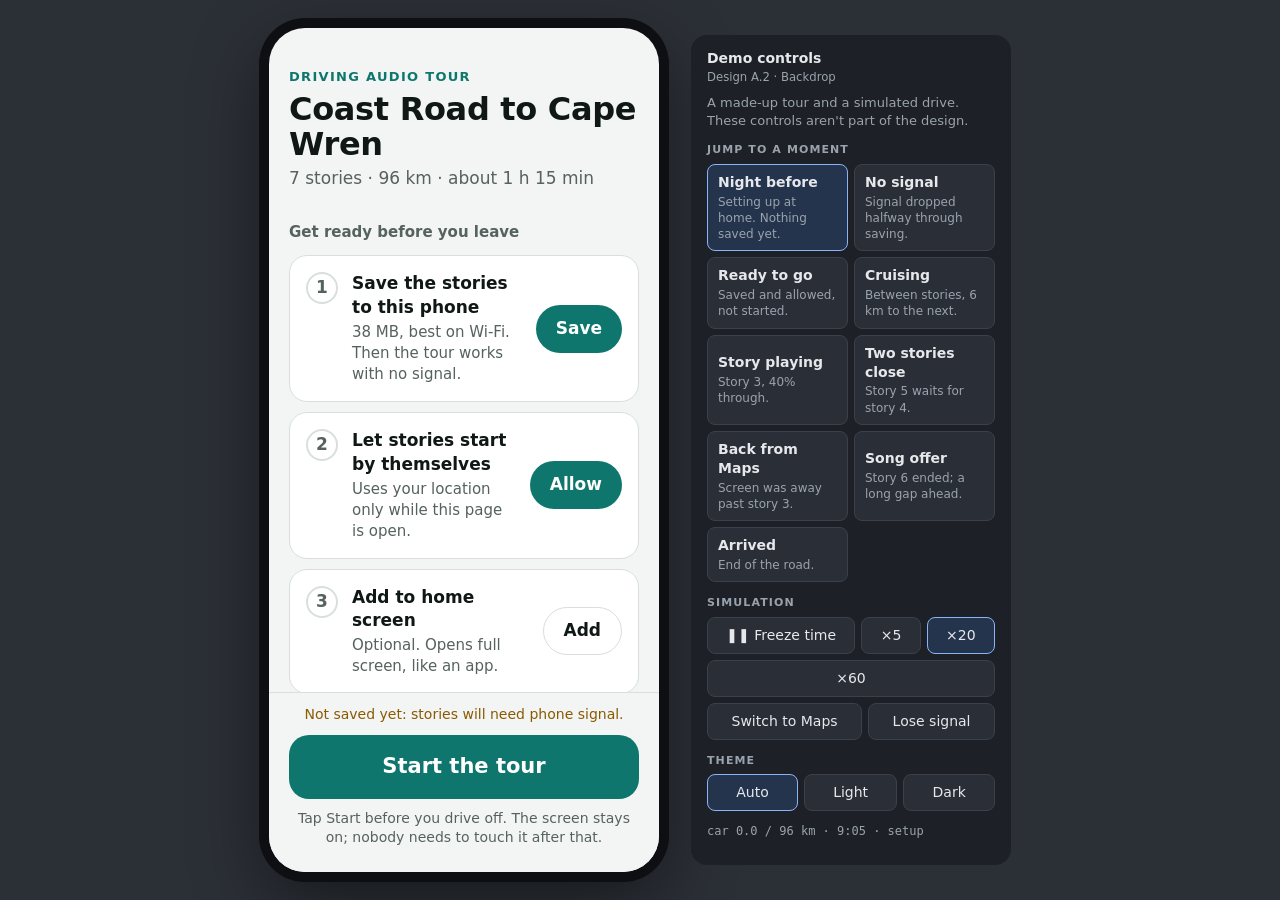
<file: experiments/ui_ux_redesign/a2-backdrop.html>
<!doctype html>
<!-- Design A.2 · Backdrop: design A's words over a dim live map; tap Map to peek at the whole route. -->
<html lang="en">
<head>
<meta charset="utf-8">
<meta name="viewport" content="width=device-width, initial-scale=1, viewport-fit=cover">
<title>A.2 · Backdrop</title>
<style>
/* ---- Demo engine: phone frame, demo controls, toast. Not part of the design. ---- */
* { box-sizing: border-box; }
[hidden] { display: none !important; }
html, body { margin: 0; height: 100%; }
body { background: var(--bg); -webkit-tap-highlight-color: transparent; }
#phone { position: relative; height: 100vh; height: 100dvh; overflow: hidden; background: var(--bg); color: var(--fg); }
.demo-tab { position: fixed; right: 0; top: 46%; z-index: 1001; writing-mode: vertical-rl; padding: 12px 6px;
  border: 0; border-radius: 8px 0 0 8px; background: rgba(20, 22, 26, .78); color: #fff;
  font: 600 11px/1 system-ui, sans-serif; letter-spacing: .12em; text-transform: uppercase; cursor: pointer; }
.demo-scrim { position: fixed; inset: 0; z-index: 1002; background: rgba(0, 0, 0, .45); opacity: 0;
  pointer-events: none; transition: opacity .2s; }
.demo-panel { position: fixed; left: 0; right: 0; bottom: 0; z-index: 1003; max-height: 82vh; overflow: auto;
  padding: 14px 16px 24px; background: #1d2026; color: #e6e8eb; font: 14px/1.35 system-ui, sans-serif;
  border-radius: 16px 16px 0 0; transform: translateY(105%); transition: transform .25s; }
body.demo-open .demo-scrim { opacity: 1; pointer-events: auto; }
body.demo-open .demo-panel { transform: none; }
.demo-head { display: flex; justify-content: space-between; align-items: flex-start; gap: 8px; }
.demo-head small { display: block; color: #9aa3ad; margin-top: 2px; }
.demo-panel h4 { margin: 14px 0 6px; font-size: 11px; text-transform: uppercase; letter-spacing: .1em; color: #9aa3ad; }
.demo-note { margin: 8px 0 0; color: #9aa3ad; font-size: 13px; }
.demo-panel button { font: inherit; color: inherit; background: #2a2f37; border: 1px solid #3a414b;
  border-radius: 8px; padding: 8px 10px; cursor: pointer; }
.demo-panel button.on { border-color: #8ab4f8; background: #24344d; }
.demo-scen { display: grid; grid-template-columns: 1fr 1fr; gap: 6px; }
.demo-scen button { text-align: left; }
.demo-scen small { display: block; color: #9aa3ad; font-size: 12px; margin-top: 2px; }
.demo-row { display: flex; flex-wrap: wrap; gap: 6px; }
.demo-row button { flex: 1 1 auto; }
.demo-readout { margin-top: 12px; font: 12px/1.45 ui-monospace, Menlo, monospace; color: #9aa3ad; }
.demo-x { flex: none; width: 36px; height: 36px; padding: 0 !important; }
.demo-away { position: absolute; inset: 0; z-index: 900; display: grid; place-items: center; padding: 32px;
  text-align: center; background: rgba(8, 9, 11, .92); color: #eef0f2; font: 16px/1.45 system-ui, sans-serif; }
.demo-away button { margin-top: 12px; font: 600 16px system-ui, sans-serif; padding: 12px 18px; border-radius: 99px;
  border: 0; background: #fff; color: #111; cursor: pointer; }
.demo-toast { position: absolute; left: 16px; right: 16px; bottom: 116px; z-index: 950; padding: 12px 14px;
  border-radius: 12px; background: #23262b; color: #f1f3f4; font: 15px/1.35 system-ui, sans-serif;
  box-shadow: 0 6px 24px rgba(0, 0, 0, .3); }
@media (min-width: 820px) {
  html body { display: flex; align-items: center; justify-content: center; gap: 32px; min-height: 100vh; background: #2b2f36; }
  #phone { flex: none; width: 390px; height: 844px; max-height: calc(100vh - 40px); border-radius: 36px;
    box-shadow: 0 0 0 10px #0d0f12, 0 24px 70px rgba(0, 0, 0, .5); }
  .demo-tab, .demo-scrim, .demo-x { display: none; }
  .demo-panel { position: static; transform: none; width: 320px; max-height: calc(100vh - 40px); border-radius: 16px; }
}
/* ---- Design A tokens. Setup follows the theme; the car screen is always dark. ---- */
:root {
  --bg: #f3f5f4; --surface: #ffffff; --fg: #101816; --muted: #55625e; --line: #d8dfdc;
  --accent: #0f766e; --accent-fg: #ffffff; --accent-soft: #d5efe9; --warn: #8a5a00;
}
@media (prefers-color-scheme: dark) {
  :root:not([data-theme="light"]) {
    --bg: #0b0f0e; --surface: #151b19; --fg: #eef3f1; --muted: #93a39e; --line: #26302d;
    --accent: #5eead4; --accent-fg: #04302b; --accent-soft: #123a35; --warn: #e2c26d;
  }
}
:root[data-theme="dark"] {
  --bg: #0b0f0e; --surface: #151b19; --fg: #eef3f1; --muted: #93a39e; --line: #26302d;
  --accent: #5eead4; --accent-fg: #04302b; --accent-soft: #123a35; --warn: #e2c26d;
}
#phone.car {
  --bg: #050707; --surface: #121716; --fg: #f2f6f5; --muted: #8b9a96; --line: #222b29;
  --accent: #5eead4; --accent-fg: #04302b; --accent-soft: #10302c; --warn: #e2c26d;
}

#phone { font: 17px/1.4 system-ui, sans-serif; }
button { font: inherit; color: inherit; cursor: pointer; }

/* Setup: a checklist, one big Start. */
#setup { position: absolute; inset: 0; display: flex; flex-direction: column; }
.setup-scroll { flex: 1; overflow: auto; padding: 40px 20px 16px; }
.kicker { margin: 0; font-size: 13px; letter-spacing: .1em; text-transform: uppercase; color: var(--accent); font-weight: 700; }
#setup h1 { margin: 6px 0 4px; font-size: 32px; line-height: 1.1; letter-spacing: -.01em; }
.meta { margin: 0; color: var(--muted); }
#setup h2 { margin: 32px 0 12px; font-size: 15px; color: var(--muted); font-weight: 600; }
.checks { list-style: none; margin: 0; padding: 0; display: grid; gap: 10px; }
.check { display: flex; gap: 14px; align-items: flex-start; padding: 16px; background: var(--surface);
  border: 1px solid var(--line); border-radius: 18px; }
.tick { flex: none; width: 32px; height: 32px; border-radius: 50%; display: grid; place-items: center;
  font-weight: 700; border: 2px solid var(--line); color: var(--muted); }
.check.done .tick { background: var(--accent); border-color: var(--accent); color: var(--accent-fg); }
.check-t { flex: 1; min-width: 0; }
.check-t b { display: block; }
.check-t span { display: block; color: var(--muted); font-size: 15px; margin-top: 2px; }
.check.done .check-t b { color: var(--muted); font-weight: 600; }
.check-t .no-signal { color: var(--warn); }
.act { flex: none; align-self: center; min-height: 48px; padding: 0 20px; border-radius: 99px; border: 0;
  background: var(--accent); color: var(--accent-fg); font-weight: 700; }
.act.quiet { background: transparent; border: 1.5px solid var(--line); color: var(--fg); }
.prog { height: 6px; border-radius: 99px; background: var(--line); overflow: hidden; margin-top: 10px; }
.prog > div { height: 100%; background: var(--accent); width: 0; transition: width .2s; }
.link { margin: 20px 0 0; padding: 12px 0; background: none; border: 0; color: var(--accent); font-weight: 600; }
.setup-foot { padding: 12px 20px 24px; border-top: 1px solid var(--line); background: var(--bg); }
.go { width: 100%; min-height: 64px; border: 0; border-radius: 20px; background: var(--accent); color: var(--accent-fg);
  font-size: 21px; font-weight: 800; }
.fine { margin: 10px 0 0; font-size: 14px; color: var(--muted); text-align: center; }
.warn-line { margin: 0 0 10px; font-size: 14px; color: var(--warn); text-align: center; }

/* Car screen: one thing, very large. */
#drive { position: absolute; inset: 0; display: flex; flex-direction: column; padding: 16px 20px 20px; }
.top { display: flex; gap: 8px; align-items: center; min-height: 32px; }
.pill { font-size: 14px; color: var(--muted); display: inline-flex; align-items: center; gap: 6px; }
.pill .dot { width: 8px; height: 8px; border-radius: 50%; background: var(--accent); }
.pill.warn { color: var(--warn); border: 1px solid currentColor; border-radius: 99px; padding: 2px 10px; }
.top .spacer { flex: 1; }
.hero { flex: 1; display: flex; flex-direction: column; align-items: center; justify-content: center; text-align: center; min-height: 0; }
.ring { --size: min(62vw, 34vh, 260px); position: relative; width: var(--size); height: var(--size); flex: none; }
.ring > svg { position: absolute; inset: 0; transform: rotate(-90deg); }
.ring > svg circle { fill: none; stroke-width: 3.2; }
.ring .track { stroke: var(--line); }
.ring .val { stroke: var(--accent); stroke-linecap: round; transition: stroke-dashoffset .3s linear; }
.ring-btn, .ring-txt { position: absolute; inset: 14%; border-radius: 50%; display: grid; place-items: center; }
.ring-btn { border: 0; background: var(--accent-soft); color: var(--accent); }
.ring-btn svg { width: 38%; height: 38%; position: static; transform: none; fill: currentColor; }
.ring-txt { align-content: center; gap: 2px; }
.huge { font-size: clamp(44px, 15vw, 64px); font-weight: 800; line-height: 1; letter-spacing: -.02em; }
.unit { font-size: 16px; color: var(--muted); }
.label { margin: 22px 0 4px; font-size: 14px; letter-spacing: .12em; text-transform: uppercase; color: var(--accent); font-weight: 700; }
.big { margin: 0; font-size: clamp(26px, 7.4vw, 32px); line-height: 1.15; letter-spacing: -.01em; }
.sub { margin: 8px 0 0; color: var(--muted); font-size: 17px; }
.then { margin: 12px 0 0; color: var(--muted); font-size: 15px; }
.offer { margin-top: 12px; padding: 16px; border-radius: 20px; background: var(--surface); border: 1px solid var(--line); }
.offer .label { margin: 0 0 4px; font-size: 12px; }
.o-title { margin: 0; font-size: 19px; font-weight: 700; }
.o-why { margin: 4px 0 0; color: var(--muted); font-size: 15px; }
.o-row { display: flex; gap: 10px; margin-top: 12px; }
.o-yes, .o-no { flex: 1; min-height: 52px; border-radius: 16px; font-weight: 700; }
.o-yes { border: 0; background: var(--accent); color: var(--accent-fg); }
.o-no { border: 1.5px solid var(--line); background: transparent; }
.dock { display: flex; gap: 12px; margin-top: 14px; }
.dock-btn { flex: 1; min-height: 64px; border-radius: 20px; border: 1.5px solid var(--line); background: var(--surface);
  font-size: 18px; font-weight: 700; }

/* All stories: a full-screen list, out of the way while driving. */
#sheet { position: absolute; inset: 0; z-index: 10; overflow: auto; background: var(--bg); padding: 0 20px 24px; }
.sheet-head { position: sticky; top: 0; display: flex; align-items: center; justify-content: space-between;
  padding: 18px 0 12px; background: var(--bg); }
.sheet-head h2 { margin: 0; font-size: 24px; }
.x { width: 52px; height: 52px; border-radius: 50%; border: 1.5px solid var(--line); background: var(--surface); font-size: 20px; }
.list { list-style: none; margin: 0; padding: 0; display: grid; gap: 8px; }
.row { background: var(--surface); border: 1px solid var(--line); border-radius: 18px; }
.row-main { width: 100%; display: flex; gap: 14px; align-items: center; padding: 14px; background: none; border: 0; text-align: left; min-height: 64px; }
.num { flex: none; width: 36px; height: 36px; border-radius: 50%; display: grid; place-items: center; font-weight: 800;
  border: 2px solid var(--line); color: var(--muted); }
.row-t { min-width: 0; }
.row-t b { display: block; }
.row-t small { display: block; color: var(--muted); font-size: 14px; margin-top: 2px; }
.row-t .note, .row-t .song-line { color: var(--accent); }
.st-played .num { background: var(--accent-soft); border-color: transparent; color: var(--accent); }
.st-playing { border-color: var(--accent); }
.st-playing .num { background: var(--accent); border-color: var(--accent); color: var(--accent-fg); }
.st-queued .num, .st-missed .num { border-color: var(--accent); color: var(--accent); }
.st-skipped .num { border-style: dashed; }
.st-played b, .st-skipped b { color: var(--muted); font-weight: 600; }
.row-acts { display: flex; gap: 10px; padding: 0 14px 14px; }
.sheet-more { display: flex; gap: 10px; margin-top: 20px; }
.log { margin: 16px 0 0; padding-left: 20px; color: var(--muted); font-size: 14px; }
.log li { margin-bottom: 6px; }
/* ---- Dark route map, shared by A.1–A.3 (geometry from design B). Pins and the car keep a fixed
   on-screen size at any zoom. ---- */
.m { position: absolute; inset: 0; width: 100%; height: 100%; display: block; }
.m-land { fill: #0d1312; }
.m-park { fill: #10201a; }
.m-sea { fill: #0a1922; }
.m-minor { fill: none; stroke: #1b2523; stroke-linecap: round; }
.m-edge { fill: none; stroke: #18211f; stroke-linecap: round; }
.m-route { fill: none; stroke: #34413e; stroke-linecap: round; }
.m-done { fill: none; stroke: var(--accent); stroke-linecap: round; }
.m-start { fill: #6f7f7b; font: 600 11px system-ui, sans-serif; letter-spacing: .06em; text-transform: uppercase; }
.m-pin .m-zone { fill: var(--accent); fill-opacity: 0; }
.m-pdot { fill: #0d1312; stroke: #5d6d69; stroke-width: 2; }
.m-n { fill: #c9d4d1; font: 700 12px system-ui, sans-serif; text-anchor: middle; }
.m-lbl { fill: #a3b1ad; font: 600 13px system-ui, sans-serif; paint-order: stroke; stroke: #0d1312; stroke-width: 4px; }
.m-pin.armed .m-pdot { stroke: var(--accent); }
.m-pin.armed .m-zone { fill-opacity: .14; }
.m-pin.playing .m-pdot { fill: var(--accent); stroke: var(--accent); }
.m-pin.playing .m-n { fill: var(--accent-fg); }
.m-pin.playing .m-zone { fill-opacity: .25; animation: m-pulse 1.6s ease-in-out infinite; }
.m-pin.played .m-pdot { fill: #1b2523; stroke: #1b2523; }
.m-pin.played .m-n, .m-pin.played .m-lbl, .m-pin.skipped .m-lbl { fill: #63736f; }
.m-pin.skipped .m-pdot, .m-pin.missed .m-pdot { stroke-dasharray: 3 3; }
.m-pin.queued .m-pdot, .m-pin.missed .m-pdot { stroke: var(--accent); }
.m-pin.sel .m-pdot { stroke: #ffffff; stroke-width: 3; }
.m-pin[data-act] { cursor: pointer; }
@keyframes m-pulse { 50% { fill-opacity: .06; } }
.m-song circle { fill: var(--accent); stroke: #0d1312; stroke-width: 2; }
.m-song text { fill: var(--accent-fg); font: 700 11px system-ui, sans-serif; text-anchor: middle; }
.m-halo { fill: #ffffff; fill-opacity: .13; }
.m-dot { fill: #ffffff; }
.m-arrow { fill: #050707; }

/* ---- A.2: the map fills the screen; a veil darkens the lower half for the words. ---- */
#drive { padding: 0; }
.bd-slot, .bd-host { position: absolute; inset: 0; }
.veil { position: absolute; inset: 0; pointer-events: none; background: linear-gradient(to bottom, rgba(5, 7, 7, .7) 0, rgba(5, 7, 7, 0) 14%); }
.bottom { margin: 0 -20px -20px; padding: 64px 20px 20px; background: linear-gradient(to bottom, rgba(5, 7, 7, 0), rgba(5, 7, 7, .9) 44px, #050707 64px); }
.fg { position: absolute; inset: 0; display: flex; flex-direction: column; padding: 16px 20px 20px; }
.fg.peek { pointer-events: none; }
.fg.peek button, .fg.peek .offer { pointer-events: auto; }
.look { flex: 1; min-height: 0; }
.block { text-align: center; }
.block .label { margin-top: 0; }
.dist-row { margin: 0 0 6px; display: flex; align-items: baseline; justify-content: center; gap: 10px; }
.bd-prog { height: 6px; border-radius: 99px; background: var(--line); overflow: hidden; margin: 16px 0 0; }
.bd-prog > div { height: 100%; width: 0; background: var(--accent); transition: width .2s linear; }
.map-btn { min-height: 44px; padding: 0 18px; border-radius: 99px; border: 1.5px solid var(--line); background: rgba(18, 23, 22, .85); font-weight: 700; }
.peek-note { margin: 10px 0 0; text-align: center; color: var(--muted); font-size: 14px; }
</style>
</head>
<body>
<div id="phone">
  <section id="setup"></section>
  <section id="drive" hidden></section>
  <section id="sheet" hidden></section>
</div>
<script>
/* ======================================================================
   Demo engine, identical in all three designs: a made-up tour, a
   simulated drive and the demo controls. Not part of any design.
   It follows the real player's rules (site/player/app.js): stops play in
   order, a stop that triggers while another plays waits its turn, no GPS
   reaches the page while it's in the background, and stops passed
   meanwhile are offered, never auto-played.
   ====================================================================== */
const TOUR = {
  title: "Coast Road to Cape Wren",
  start: "Port Ellis",
  km: 96,
  mb: 38,
  stops: [
    { n: 1, title: "The Bridge That Floated", place: "Crossing Larkspur Bridge", short: "Larkspur Bridge", at: 8, dur: 172, art: "🌉",
      teaser: "Why the first bridge here was built on barrels.",
      kids: "If you had to build a bridge out of things in this car, what would you use?" },
    { n: 2, title: "The Town with Two Names", place: "Entering Millbrook", short: "Millbrook", at: 21, dur: 181, art: "🏘️",
      teaser: "Two mapmakers, one town, and a forty-year argument.",
      kids: "If our street got a new name, what should it be?" },
    { n: 3, title: "Orchards on the Hill", place: "Passing the apple country", short: "Apple country", at: 34, dur: 180, art: "🍎",
      teaser: "A whole valley of trees, grown from one pip.",
      kids: "Count the orchards until the next story. Who sees the most?" },
    { n: 4, title: "The Postman Who Swam", place: "Gull Point lookout", short: "Gull Point", at: 47, dur: 185, art: "✉️",
      teaser: "Mail day on the island meant a very cold swim.",
      kids: "What's the furthest you'd go to deliver one letter?" },
    { n: 5, title: "Children of the Lighthouse", place: "Coming into Wren Bay", short: "Wren Bay", at: 49.5, dur: 176, art: "⛵",
      teaser: "School was a rowing boat away.",
      kids: "Would you like to live in a lighthouse? What would you miss?" },
    { n: 6, title: "The Shipwreck Library", place: "Driving past Driftwood Cove", short: "Driftwood Cove", at: 64, dur: 190, art: "📚",
      teaser: "A cargo of books washed ashore, and the town kept them.",
      kids: "If a crate washed up on the beach, what do you hope is inside?",
      song: { title: "Saltwater Sky", artist: "The Paper Lanterns", length: 214, why: "A made-up song about this stretch of coast." } },
    { n: 7, title: "The Light at the End of the Land", place: "Arriving at Cape Wren", short: "Cape Wren", at: 92, dur: 200, art: "🌅",
      teaser: "Why the lighthouse wears stripes.",
      kids: "Invent a secret signal with a torch. What does it mean?" },
  ],
};
const TRIGGER_KM = 0.6; // a stop starts this far before its point
const LOOKAHEAD = 2; // like tour.json `lookahead`
const START_TIME = 9 * 3600 + 5 * 60; // the simulated drive leaves at 9:05

const S = { rate: 20, frozen: false, theme: "auto", rev: 0 };
let seq = 0;
function reset() {
  Object.assign(S, {
    phase: "setup", downloaded: 0, downloading: false, located: false, installed: false, online: true,
    km: 0, speed: 80, clock: 0, away: false, cursor: 0, status: TOUR.stops.map(() => "upcoming"),
    playing: null, queue: [], missed: [], song: null, feed: [], near: new Set(),
  });
  bump();
}
function bump() { S.rev++; }
function emit(kind, i = null, extra = {}) { S.feed.push({ id: ++seq, kind, i, clock: S.clock, km: S.km, ...extra }); bump(); }

const stop = (i) => TOUR.stops[i];
function nextUp() { for (let i = S.cursor; i < TOUR.stops.length; i++) if (S.status[i] === "upcoming") return i; return null; }
function distTo(i) { return Math.max(0, stop(i).at - TRIGGER_KM - S.km); }
function minsTo(i) { return (distTo(i) / S.speed) * 60; }
function heard() { return S.status.filter((s) => s === "played").length; }

function checkTriggers() {
  const win = [];
  for (let i = S.cursor; i < TOUR.stops.length && win.length < LOOKAHEAD; i++) if (S.status[i] === "upcoming") win.push(i);
  for (const i of win) if (S.km >= stop(i).at - TRIGGER_KM) return trigger(i, "gps");
  const n = nextUp();
  if (n != null && !S.near.has(n) && distTo(n) <= 3) { S.near.add(n); emit("near", n); }
}
function trigger(i, cause) {
  for (let j = S.cursor; j < i; j++) if (S.status[j] === "upcoming") S.status[j] = "skipped";
  S.cursor = Math.max(S.cursor, i + 1);
  if (S.playing) { S.queue.push(i); S.status[i] = "queued"; emit("queued", i); }
  else play(i, cause);
}
function play(i, cause) {
  S.near.add(i);
  S.playing = { i, t: 0, paused: false };
  S.status[i] = "playing";
  S.song = null;
  S.missed = S.missed.filter((m) => m !== i);
  emit("play", i, { cause });
}
function finish() {
  const i = S.playing.i;
  S.status[i] = "played";
  S.playing = null;
  emit("done", i);
  if (S.queue.length) return play(S.queue.shift(), "queue");
  const song = stop(i).song, n = nextUp();
  if (song && (n == null || minsTo(n) * 60 > song.length + 60)) { S.song = i; emit("song", i); }
}
function step(dt) {
  if (S.phase === "drive") {
    S.km = Math.min(TOUR.km, S.km + (S.speed / 3600) * dt);
    S.clock += dt;
    if (!S.away) checkTriggers();
  }
  if (S.playing && !S.playing.paused && (S.playing.t += dt) >= stop(S.playing.i).dur) finish();
  if (S.phase === "drive" && S.km >= TOUR.km && !S.playing) { S.phase = "done"; emit("arrive"); }
}
function setAway(on) {
  if (on === S.away) return;
  S.away = on;
  emit(on ? "away" : "back");
  if (!on && S.phase === "drive")
    for (let i = S.cursor; i < TOUR.stops.length; i++)
      if (S.status[i] === "upcoming" && S.km > stop(i).at + 0.3) {
        S.status[i] = "missed"; S.missed.push(i); S.cursor = i + 1; emit("missed", i);
      }
}

/** What the design's buttons do (data-act="name" data-i="index"). */
const act = {
  download() {
    if (S.downloaded >= 1 || S.downloading) return;
    if (!S.online) return toast("No signal here. Try again where you have coverage.");
    S.downloading = true; bump();
  },
  allowLocation() { S.located = true; bump(); },
  install() { S.installed = true; bump(); toast("Added to the home screen (simulated)."); },
  start() { S.located = true; S.phase = "drive"; emit("start"); },
  pause() { if (S.playing) { S.playing.paused = !S.playing.paused; bump(); } },
  skip() {
    if (!S.playing) return;
    const i = S.playing.i;
    S.status[i] = "skipped"; S.playing = null; emit("skip", i);
    if (S.queue.length) play(S.queue.shift(), "queue");
  },
  playNow(i) {
    if (S.playing) { const p = S.playing.i; S.status[p] = S.playing.t > stop(p).dur * 0.9 ? "played" : "skipped"; S.playing = null; }
    for (let j = S.cursor; j < i; j++) if (S.status[j] === "upcoming") S.status[j] = "skipped";
    const later = S.queue.filter((q) => q > i);
    S.queue.forEach((q) => (S.status[q] = q < i ? "skipped" : "upcoming"));
    S.queue = [];
    S.cursor = Math.max(S.cursor, i + 1);
    if (later.length) S.cursor = Math.min(S.cursor, ...later);
    S.missed = S.missed.filter((m) => m !== i);
    play(i, "manual");
  },
  playMissed(i) {
    S.missed = S.missed.filter((m) => m !== i);
    if (S.playing) { S.queue.push(i); S.status[i] = "queued"; emit("queued", i); } else play(i, "missed");
  },
  dismissMissed(i) { S.missed = S.missed.filter((m) => m !== i); S.status[i] = "skipped"; emit("skip", i); },
  openSong(i) { const s = stop(i).song; S.song = null; bump(); toast(`Would open Spotify: “${s.title}” by ${s.artist}.`); },
  dismissSong() { S.song = null; bump(); },
  navigate(i) { toast(`Would open Google Maps: stops ${i + 1}–${TOUR.stops.length}, then home.`); },
  restart() {
    const keep = { downloaded: S.downloaded, located: S.located, installed: S.installed };
    reset(); Object.assign(S, keep);
  },
};

const esc = (s) => String(s).replace(/[&<>"]/g, (c) => ({ "&": "&amp;", "<": "&lt;", ">": "&gt;", '"': "&quot;" })[c]);
const fmtTime = (s) => `${Math.floor(s / 60)}:${String(Math.floor(s % 60)).padStart(2, "0")}`;
const fmtKm = (km) => (km < 1 ? `${Math.max(50, Math.round(km * 20) * 50)} m` : km < 10 ? `${km.toFixed(1)} km` : `${Math.round(km)} km`);
const fmtMins = (m) => (m < 1 ? "under a minute" : m < 60 ? `${Math.round(m)} min` : `${Math.floor(m / 60)} h ${Math.round(m % 60)} min`);
function fmtClock(c) {
  const t = START_TIME + c, h = Math.floor(t / 3600) % 24, m = Math.floor(t / 60) % 60;
  return `${h % 12 || 12}:${String(m).padStart(2, "0")}`;
}

let toastTimer;
function toast(msg) {
  const t = document.querySelector(".demo-toast");
  t.textContent = msg; t.hidden = false;
  clearTimeout(toastTimer);
  toastTimer = setTimeout(() => (t.hidden = true), 3000);
}

/* ---- Scenarios: each resets, then fast-forwards the same simulation. ---- */
function ff(toKm, untilDone) {
  for (let guard = 1e5; guard-- && (S.km < toKm - 1e-9 || (untilDone && S.phase !== "done")); ) step(1);
}
function ready() { S.downloaded = 1; S.located = true; S.installed = true; }
function startDrive() { ready(); act.start(); }
const SCENARIOS = [
  ["Night before", "Setting up at home. Nothing saved yet.", () => {}],
  ["No signal", "Signal dropped halfway through saving.", () => { S.downloaded = 0.45; S.online = false; S.located = true; }],
  ["Ready to go", "Saved and allowed, not started.", ready],
  ["Cruising", "Between stories, 6 km to the next.", () => { startDrive(); ff(27); }],
  ["Story playing", "Story 3, 40% through.", () => { startDrive(); ff(35); }],
  ["Two stories close", "Story 5 waits for story 4.", () => { startDrive(); ff(49.3); }],
  ["Back from Maps", "Screen was away past story 3.", () => { startDrive(); ff(29); setAway(true); ff(37); setAway(false); }],
  ["Song offer", "Story 6 ended; a long gap ahead.", () => { startDrive(); ff(69); }],
  ["Arrived", "End of the road.", () => { startDrive(); ff(TOUR.km, true); }],
];
function scenario(k) { reset(); SCENARIOS[k][2](); S.scenario = k; bump(); }

/* ---- Demo controls ---- */
function buildPanel(name) {
  document.body.insertAdjacentHTML("beforeend", `
<button class="demo-tab" data-demo="open">Demo</button>
<div class="demo-scrim" data-demo="close"></div>
<aside class="demo-panel" aria-label="Demo controls">
  <div class="demo-head"><div><b>Demo controls</b><small>${name}</small></div>
    <button class="demo-x" data-demo="close" aria-label="Close">✕</button></div>
  <p class="demo-note">A made-up tour and a simulated drive. These controls aren't part of the design.</p>
  <h4>Jump to a moment</h4>
  <div class="demo-scen">${SCENARIOS.map((s, k) => `<button data-demo="scen" data-k="${k}"><b>${s[0]}</b><small>${s[1]}</small></button>`).join("")}</div>
  <h4>Simulation</h4>
  <div class="demo-row"><button data-demo="freeze"></button>${[5, 20, 60].map((r) => `<button data-demo="rate" data-r="${r}">×${r}</button>`).join("")}</div>
  <div class="demo-row" style="margin-top:6px"><button data-demo="away"></button><button data-demo="online"></button></div>
  <h4>Theme</h4>
  <div class="demo-row">${["auto", "light", "dark"].map((t) => `<button data-demo="theme" data-t="${t}">${t[0].toUpperCase() + t.slice(1)}</button>`).join("")}</div>
  <div class="demo-readout"></div>
</aside>`);
  document.querySelector("#phone").insertAdjacentHTML("beforeend", `
<div class="demo-away" hidden><div>
  <p><b>Simulated: you switched to Google Maps</b> (or the screen locked).</p>
  <p>Chrome sends this page no GPS meanwhile. A story that's already playing keeps going.</p>
  <button data-demo="away">Come back to the tour</button></div></div>
<div class="demo-toast" hidden></div>`);
}
function renderPanel(full) {
  const q = (s) => document.querySelector(s);
  q(".demo-readout").textContent =
    `car ${S.km.toFixed(1)} / ${TOUR.km} km · ${fmtClock(S.clock)} · ${S.phase}` +
    (S.playing ? ` · playing ${S.playing.i + 1} at ${fmtTime(S.playing.t)}` : "") +
    (S.queue.length ? ` · queued ${S.queue.map((i) => i + 1).join(",")}` : "");
  if (!full) return;
  document.querySelectorAll("[data-demo=scen]").forEach((b) => b.classList.toggle("on", +b.dataset.k === S.scenario));
  document.querySelectorAll("[data-demo=rate]").forEach((b) => b.classList.toggle("on", +b.dataset.r === S.rate));
  document.querySelectorAll("[data-demo=theme]").forEach((b) => b.classList.toggle("on", b.dataset.t === S.theme));
  q(".demo-panel [data-demo=freeze]").textContent = S.frozen ? "▶ Run time" : "❚❚ Freeze time";
  q(".demo-panel [data-demo=away]").textContent = S.away ? "Come back to the tour" : "Switch to Maps";
  q(".demo-panel [data-demo=online]").textContent = S.online ? "Lose signal" : "Get signal back";
  q(".demo-away").hidden = !S.away;
  if (S.theme === "auto") delete document.documentElement.dataset.theme;
  else document.documentElement.dataset.theme = S.theme;
}

let UI = { render() {}, acts: {} };
document.addEventListener("click", (e) => {
  const d = e.target.closest("[data-demo]");
  if (d) {
    const k = d.dataset.demo, body = document.body.classList;
    if (k === "open") body.add("demo-open");
    else if (k === "close") body.remove("demo-open");
    else if (k === "scen") { scenario(+d.dataset.k); body.remove("demo-open"); }
    else if (k === "rate") S.rate = +d.dataset.r;
    else if (k === "freeze") S.frozen = !S.frozen;
    else if (k === "away") { setAway(!S.away); body.remove("demo-open"); }
    else if (k === "online") S.online = !S.online;
    else if (k === "theme") S.theme = d.dataset.t;
    bump();
    return;
  }
  const b = e.target.closest("[data-act]");
  if (!b || b.disabled) return;
  const name = b.dataset.act, fn = UI.acts[name] || act[name];
  if (!fn) return console.warn("no action", name);
  fn(b.dataset.i == null ? undefined : Number(b.dataset.i));
  bump();
});

let lastTick = performance.now(), lastRev = -1;
function loop() {
  const now = performance.now(), dt = Math.min(0.5, (now - lastTick) / 1000);
  lastTick = now;
  if (!S.frozen) {
    if (S.downloading) {
      if (!S.online) { S.downloading = false; bump(); }
      else if ((S.downloaded = Math.min(1, S.downloaded + dt / 4)) >= 1) { S.downloading = false; bump(); }
    }
    for (let sim = dt * S.rate; sim > 0; sim -= 1) step(Math.min(1, sim));
  }
  const full = S.rev !== lastRev;
  lastRev = S.rev;
  UI.render(full);
  renderPanel(full);
}
const Demo = {
  mount(ui) {
    UI = { acts: {}, ...ui };
    buildPanel(ui.name);
    scenario(0);
    loop();
    setInterval(loop, 100);
  },
};
</script>
<script>
/* ============ Design A base, shared by A.1–A.3: setup, car screen pieces, story list ============ */
const $ = (s) => document.querySelector(s);
const phone = $("#phone");
const A = { sheet: false, open: null, log: false };
const C = 2 * Math.PI * 46;
const ICON = {
  play: '<svg viewBox="0 0 24 24"><path d="M7 4.5v15l13-7.5z"/></svg>',
  pause: '<svg viewBox="0 0 24 24"><path d="M6 4h4.5v16H6zM13.5 4H18v16h-4.5z"/></svg>',
};
const STATE = { upcoming: "Coming up", playing: "Playing now", queued: "Next, after this one", played: "Heard",
  skipped: "Skipped", missed: "Passed while away" };

function check(done, n, title, why, button, extra = "") {
  return `<li class="check ${done ? "done" : ""}"><span class="tick">${done ? "✓" : n}</span>
    <div class="check-t"><b>${title}</b><span>${why}</span>${extra}</div>${button}</li>`;
}
function setupHTML() {
  const dl = S.downloaded >= 1, pct = Math.round(S.downloaded * 100);
  const dlWhy = dl ? "Saved. The tour works with no signal."
    : S.downloading ? `Saving… <span id="dl-pct">${pct}</span>%`
    : !S.online && S.downloaded > 0 ? `<span class="no-signal">No signal. ${pct}% saved; finish where you have coverage.</span>`
    : `${TOUR.mb} MB, best on Wi-Fi. Then the tour works with no signal.`;
  const dlBtn = dl || S.downloading ? "" : `<button class="act" data-act="download">${S.downloaded > 0 ? "Resume" : "Save"}</button>`;
  const dlBar = dl || (!S.downloading && !S.downloaded) ? "" : `<div class="prog"><div id="dl-bar" style="width:${pct}%"></div></div>`;
  return `
  <div class="setup-scroll">
    <p class="kicker">Driving audio tour</p>
    <h1>${TOUR.title}</h1>
    <p class="meta">${TOUR.stops.length} stories · ${TOUR.km} km · about 1 h 15 min</p>
    <h2>Get ready before you leave</h2>
    <ol class="checks">
      ${check(dl, 1, "Save the stories to this phone", dlWhy, dlBtn, dlBar)}
      ${check(S.located, 2, "Let stories start by themselves", "Uses your location only while this page is open.",
        S.located ? "" : `<button class="act" data-act="allowLocation">Allow</button>`)}
      ${check(S.installed, 3, "Add to home screen", "Optional. Opens full screen, like an app.",
        S.installed ? "" : `<button class="act quiet" data-act="install">Add</button>`)}
    </ol>
    <button class="link" data-act="openSheet">See all ${TOUR.stops.length} stories →</button>
  </div>
  <div class="setup-foot">
    ${dl ? "" : `<p class="warn-line">Not saved yet: stories will need phone signal.</p>`}
    <button class="go" data-act="start">Start the tour</button>
    <p class="fine">Tap Start before you drive off. The screen stays on; nobody needs to touch it after that.</p>
  </div>`;
}

function ringFrac() {
  if (S.playing) return S.playing.t / stop(S.playing.i).dur;
  if (S.phase === "done") return 1;
  const n = nextUp();
  if (n == null) return 1;
  const from = n > 0 ? stop(n - 1).at - TRIGGER_KM : 0, to = stop(n).at - TRIGGER_KM;
  return Math.min(1, Math.max(0, (S.km - from) / (to - from)));
}
function statusHTML() {
  const issues = [];
  if (S.downloaded < 1) issues.push(S.online ? "Needs signal" : "No signal");
  if (!S.located) issues.push("GPS off");
  return issues.length ? issues.map((t) => `<span class="pill warn">${t}</span>`).join("")
    : `<span class="pill"><span class="dot"></span>All set</span>`;
}
function offerHTML() {
  if (S.missed.length) {
    const i = S.missed[0], s = stop(i);
    return `<div class="offer"><p class="label">Passed while you were away</p>
      <p class="o-title">${s.n} · ${s.title}</p>
      <div class="o-row"><button class="o-yes" data-act="playMissed" data-i="${i}">Play it</button>
      <button class="o-no" data-act="dismissMissed" data-i="${i}">Skip</button></div></div>`;
  }
  if (S.song != null) {
    const sg = stop(S.song).song;
    return `<div class="offer"><p class="label">A song for this stretch</p>
      <p class="o-title">${esc(sg.title)} · ${esc(sg.artist)}</p><p class="o-why">${esc(sg.why)} For passengers to start.</p>
      <div class="o-row"><button class="o-yes" data-act="openSong" data-i="${S.song}">Play on Spotify</button>
      <button class="o-no" data-act="dismissSong">No thanks</button></div></div>`;
  }
  return "";
}
/** The pieces of A's car screen: ring centre, caption, the left dock button, the queued line. */
function glanceParts() {
  const p = S.playing, n = nextUp();
  let center, cap, left;
  if (p) {
    const s = stop(p.i);
    center = `<button class="ring-btn" data-act="pause" aria-label="${p.paused ? "Play" : "Pause"}">${p.paused ? ICON.play : ICON.pause}</button>`;
    cap = `<p class="label">${p.paused ? "Paused" : "Now playing"} · ${s.n} of ${TOUR.stops.length}</p>
      <h1 class="big">${s.title}</h1><p class="sub"><span id="left"></span> left</p>`;
    left = `<button class="dock-btn" data-act="skip">Skip story</button>`;
  } else if (S.phase === "done") {
    center = `<div class="ring-txt"><span class="huge">✓</span></div>`;
    cap = `<p class="label">You've arrived</p><h1 class="big">${stop(TOUR.stops.length - 1).short}</h1>
      <p class="sub">${heard()} of ${TOUR.stops.length} stories heard</p>`;
    left = `<button class="dock-btn" data-act="restart">Start over</button>`;
  } else if (n != null) {
    const s = stop(n);
    center = `<div class="ring-txt"><span class="huge" id="dist"></span><span class="unit" id="mins"></span></div>`;
    cap = `<p class="label">Next story</p><h1 class="big">${s.title}</h1><p class="sub">${s.place}</p>`;
    left = `<button class="dock-btn" data-act="playNow" data-i="${n}">Play it now</button>`;
  } else {
    center = `<div class="ring-txt"><span class="unit">No more stories</span></div>`;
    cap = `<p class="label">Nearly there</p><h1 class="big">${stop(TOUR.stops.length - 1).short}</h1>`;
    left = "";
  }
  const q = S.queue.length ? `<p class="then">Then ${stop(S.queue[0]).n} · ${stop(S.queue[0]).title}</p>` : "";
  return { center, cap, left, q };
}
const ringSVG = () => `<svg viewBox="0 0 100 100"><circle class="track" cx="50" cy="50" r="46"/>
  <circle class="val" id="ring" cx="50" cy="50" r="46" stroke-dasharray="${C}" stroke-dashoffset="${C}"/></svg>`;
/** A's car screen exactly as in design A; `extra` goes at the right of the status row. */
function glanceHTML(extra = "") {
  const g = glanceParts();
  return `<div class="top">${statusHTML()}<span class="spacer"></span>${extra}</div>
  <div class="hero"><div class="ring">${ringSVG()}${g.center}</div>${g.cap}${g.q}</div>
  ${offerHTML()}
  <div class="dock">${g.left}<button class="dock-btn" data-act="openSheet">All stories</button></div>`;
}
function describe(e) {
  const s = e.i != null ? `${stop(e.i).n} · ${stop(e.i).title}` : "";
  const cause = { gps: "GPS reached its place", manual: "tapped Play now", queue: "after the one before", missed: "chosen after passing it" };
  return {
    start: "Tour started", near: `${s} within 3 km`, play: `Played ${s} (${cause[e.cause]})`, queued: `${s} waited for the story playing`,
    done: `Finished ${s}`, skip: `Skipped ${s}`, song: `Offered the song after ${s}`, missed: `${s} passed while away`,
    away: "Page in the background: no GPS", back: "Back on the page", arrive: "Arrived",
  }[e.kind];
}
function sheetHTML() {
  return `<div class="sheet-head"><h2>Stories</h2><button class="x" data-act="closeSheet" aria-label="Close">✕</button></div>
  <ol class="list">${TOUR.stops.map((s, i) => `
    <li class="row st-${S.status[i]}">
      <button class="row-main" data-act="toggle" data-i="${i}"><span class="num">${s.n}</span>
        <span class="row-t"><b>${s.title}${V.songMarks && s.song ? ` <span class="note" aria-label="has a song">♪</span>` : ""}</b><small>${s.place} · ${Math.round(s.dur / 60)} min · ${STATE[S.status[i]]}</small>${V.songMarks && s.song ? `<small class="song-line">♪ Then a song: ${esc(s.song.title)} · ${esc(s.song.artist)}</small>` : ""}</span></button>
      ${A.open === i ? `<div class="row-acts"><button class="o-yes" data-act="playFromList" data-i="${i}">Play now</button>
        <button class="o-no" data-act="navigate" data-i="${i}">Navigate from here</button></div>` : ""}
    </li>`).join("")}</ol>
  <div class="sheet-more"><button class="o-no" data-act="toggleLog">${A.log ? "Hide the log" : "Why did that play?"}</button>
    <button class="o-no" data-act="restart">Start over</button></div>
  ${A.log ? `<ol class="log">${S.feed.slice().reverse().map((e) => `<li><b>${fmtClock(e.clock)}</b> ${describe(e)}</li>`).join("")}</ol>` : ""}`;
}

/* The variant draws the car screen (V.drive) and updates its map every tick (V.tick). */
let V = {};
function render(full) {
  if (full) {
    const driving = S.phase !== "setup";
    phone.classList.toggle("car", driving);
    $("#setup").hidden = driving;
    $("#drive").hidden = !driving;
    if (driving) V.drive();
    else $("#setup").innerHTML = setupHTML();
    const sheet = $("#sheet"), top = sheet.scrollTop;
    sheet.hidden = !A.sheet;
    if (A.sheet) { sheet.innerHTML = sheetHTML(); sheet.scrollTop = top; }
  }
  if (S.phase !== "setup") V.tick?.(full);
  const bar = $("#dl-bar"), pct = $("#dl-pct");
  if (bar) bar.style.width = `${S.downloaded * 100}%`;
  if (pct) pct.textContent = Math.round(S.downloaded * 100);
  const ring = $("#ring");
  if (ring) ring.style.strokeDashoffset = C * (1 - ringFrac());
  const left = $("#left");
  if (left && S.playing) left.textContent = fmtTime(stop(S.playing.i).dur - S.playing.t);
  const n = nextUp(), dist = $("#dist");
  if (dist && n != null) {
    const d = distTo(n);
    dist.textContent = d < 1 ? Math.max(50, Math.round(d * 20) * 50) : d.toFixed(d < 10 ? 1 : 0);
    $("#mins").textContent = `${d < 1 ? "metres" : "km"} · ${fmtMins(minsTo(n))}`;
  }
}
function mountA(name, variant) {
  V = variant;
  Demo.mount({
    name,
    render,
    acts: {
      openSheet() { A.sheet = true; A.open = null; },
      closeSheet() { A.sheet = false; },
      toggle(i) { A.open = A.open === i ? null : i; },
      playFromList(i) { act.playNow(i); A.sheet = false; },
      toggleLog() { A.log = !A.log; },
      restart() { act.restart(); A.sheet = false; },
      ...(variant.acts || {}),
    },
  });
}
</script>
<script>
/* ============ Dark route map, shared by A.1–A.3 (geometry from design B) ============ */
const ROUTE_D = "M48 598 C 74 556, 132 560, 142 512 S 92 434, 128 392 S 238 384, 250 334 S 170 256, 210 214 S 318 206, 318 160 S 266 96, 322 56";
const LABEL_SIDE = ["r", "l", "r", "l", "r", "l", "l"];
const MAP_SVG = `<svg class="m" preserveAspectRatio="xMidYMid slice" aria-label="Route map">
  <rect class="m-land" x="-700" y="-700" width="1800" height="2000"/>
  <path class="m-park" d="M30 260 C 60 210, 140 220, 150 270 S 90 340, 50 320 S 10 290, 30 260 Z"/>
  <path class="m-park" d="M210 420 C 250 400, 300 420, 290 470 S 220 500, 205 465 Z"/>
  <path class="m-sea" d="M372 -700 L 1100 -700 L 1100 1300 L 400 1300 C 380 900, 400 760, 372 620 C 352 520, 332 470, 352 400
    C 368 340, 344 280, 316 230 C 300 200, 318 150, 346 130 C 362 110, 336 70, 350 40 C 360 0, 380 -100, 372 -700 Z"/>
  <path class="m-minor" d="M60 560 L 20 470 M150 495 L 210 560 M120 380 L 30 410 M240 330 L 330 360 M200 215 L 120 140 M300 165 L 250 110"/>
  <path class="m-edge" d="${ROUTE_D}"/><path class="m-route" d="${ROUTE_D}"/><path class="m-done" d="${ROUTE_D}"/>
  <g class="m-start-g"><text class="m-start" x="12" dy=".35em">${TOUR.start}</text></g>
  <g class="m-pins"></g>
  <g class="m-car"><circle class="m-halo" r="20"/><circle class="m-dot" r="10"/><path class="m-arrow" d="M0 -5 L4 4 L0 2 L-4 4 Z"/></g>
</svg>`;

/** A stop GPS may trigger next is "armed", as in design B. */
function pinState(i) {
  const st = S.status[i];
  return st === "upcoming" && S.phase === "drive" && nextUp() === i ? "armed" : st;
}

/**
 * Draw the map into `el` and return a controller. Options (all changeable later on `m.o`):
 * near: smallest view width in map units when following; fh: the fraction of the height, from
 * the top, that the followed part must fit in (the rest is under text); tap: a data-act name for pins.
 */
function makeMap(el, o = {}) {
  el.insertAdjacentHTML("afterbegin", MAP_SVG);
  const svg = el.querySelector("svg.m"), route = svg.querySelector(".m-route"), L = route.getTotalLength();
  const at = (km) => route.getPointAtLength(L * Math.min(1, Math.max(0, km / TOUR.km)));
  const P = TOUR.stops.map((s) => at(s.at)), start = at(0);
  svg.querySelector(".m-pins").innerHTML = TOUR.stops.map((s, i) => {
    const r = LABEL_SIDE[i] === "r";
    return `<g class="m-pin" ${o.tap ? `data-act="${o.tap}" data-i="${i}"` : ""}><circle class="m-zone" r="26"/><circle class="m-pdot" r="13"/>
      <text class="m-n" dy=".35em">${s.n}</text>${o.songs && s.song ? `<g class="m-song" transform="translate(12 -12)"><circle r="8.5"/><text dy=".35em">♪</text></g>` : ""}${o.labels === false ? "" : `<text class="m-lbl" x="${r ? 19 : -19}" dy=".35em" text-anchor="${r ? "start" : "end"}">${s.short}</text>`}</g>`;
  }).join("");
  const pins = [...svg.querySelectorAll(".m-pin")], car = svg.querySelector(".m-car"), startG = svg.querySelector(".m-start-g");
  const strokes = [[".m-edge", 11], [".m-route", 7], [".m-done", 7], [".m-minor", 3]].map(([s, w]) => [svg.querySelector(s), w]);
  let cam = null;

  /** Where the camera wants to be: [centre x, centre y, view width]. */
  function target(ar) {
    const fh = m.o.fh ?? 1, near = m.o.near ?? 160;
    if (m.mode === "route" || S.phase !== "drive") return [185, 327 + (0.5 - fh / 2) * Math.max(340, 600 / (ar * fh)) * ar, Math.max(340, 600 / (ar * fh))];
    if (m.sel != null) return [P[m.sel].x, P[m.sel].y, near];
    const p = at(S.km), f = S.playing ? S.playing.i : nextUp();
    const q = f == null ? p : P[f];
    const vw = Math.min(420, Math.max(near, Math.abs(q.x - p.x) + 90, (Math.abs(q.y - p.y) + 90) / (ar * fh)));
    return [(p.x + q.x) / 2, (p.y + q.y) / 2 + (0.5 - fh / 2) * vw * ar, vw];
  }

  const m = {
    o, mode: "follow", sel: null,
    /** Call every tick; `full` after a state change (pin colours). `snap` skips the glide. */
    update(full, snap) {
      const w = el.clientWidth, h = el.clientHeight;
      if (!w || !h) return;
      const ar = h / w, t = target(ar);
      cam = cam && !snap ? cam.map((v, k) => v + (t[k] - v) * 0.16) : t;
      const [cx, cy, vw] = cam, vh = vw * ar, k = vw / w;
      svg.setAttribute("viewBox", `${(cx - vw / 2).toFixed(2)} ${(cy - vh / 2).toFixed(2)} ${vw.toFixed(2)} ${vh.toFixed(2)}`);
      for (const [path, px] of strokes) path.style.strokeWidth = px * k;
      strokes[2][0].style.strokeDasharray = `${(L * S.km) / TOUR.km} ${L}`;
      const p = at(S.km), q = at(S.km + 0.4), ang = (Math.atan2(q.y - p.y, q.x - p.x) * 180) / Math.PI + 90;
      car.setAttribute("transform", `translate(${p.x.toFixed(2)} ${p.y.toFixed(2)}) scale(${k.toFixed(4)}) rotate(${ang.toFixed(0)})`);
      car.style.display = S.phase === "setup" ? "none" : "";
      startG.setAttribute("transform", `translate(${start.x} ${start.y}) scale(${k.toFixed(4)})`);
      pins.forEach((g, i) => {
        g.setAttribute("transform", `translate(${P[i].x.toFixed(2)} ${P[i].y.toFixed(2)}) scale(${k.toFixed(4)})`);
        if (full) g.setAttribute("class", `m-pin ${pinState(i)}${m.sel === i ? " sel" : ""}`);
      });
    },
  };
  return m;
}
</script>
<script>
/* ============ A.2 · Backdrop: the map behind A's words; Map peeks at the whole route ============ */
const host = document.createElement("div");
host.className = "bd-host";
$("#drive").appendChild(host);
const map = makeMap(host, { near: 170, fh: 0.42, tap: "pin" });
const PEEK_MS = 20000;
const P2 = { peek: false, sel: null, until: 0, key: "" };

function storyHTML() {
  const p = S.playing, n = nextUp();
  let h, dock;
  if (p) {
    const s = stop(p.i);
    h = `<p class="label">${p.paused ? "Paused" : "Now playing"} · ${s.n} of ${TOUR.stops.length}</p><h1 class="big">${s.title}</h1>
      <div class="bd-prog"><div id="bd-prog"></div></div><p class="sub"><span id="left"></span> left</p>`;
    dock = `<button class="dock-btn" data-act="pause">${p.paused ? "Play" : "Pause"}</button><button class="dock-btn" data-act="skip">Skip</button>`;
  } else if (S.phase === "done") {
    h = `<p class="label">You've arrived</p><h1 class="big">${stop(TOUR.stops.length - 1).short}</h1><p class="sub">${heard()} of ${TOUR.stops.length} stories heard</p>`;
    dock = `<button class="dock-btn" data-act="restart">Start over</button>`;
  } else if (n != null) {
    const s = stop(n);
    h = `<p class="label">Next story</p><p class="dist-row"><span class="huge" id="dist"></span><span class="unit" id="mins"></span></p>
      <h1 class="big">${s.title}</h1><p class="sub">${s.place}</p>`;
    dock = `<button class="dock-btn" data-act="playNow" data-i="${n}">Play it now</button>`;
  } else {
    h = `<p class="label">Nearly there</p><h1 class="big">${stop(TOUR.stops.length - 1).short}</h1>`;
    dock = "";
  }
  const q = S.queue.length ? `<p class="then">Then ${stop(S.queue[0]).n} · ${stop(S.queue[0]).title}</p>` : "";
  return `<div class="block">${h}${q}</div>${offerHTML()}
    <div class="dock">${dock}<button class="dock-btn" data-act="openSheet">All stories</button></div>`;
}
function peekHTML() {
  const i = P2.sel, back = `<p class="peek-note">Back to the story view in <span id="peek-s">20</span> s</p>`;
  const card = i == null ? `<p class="peek-note">Tap a numbered story on the map.</p>`
    : `<div class="offer"><p class="label">Story ${stop(i).n} · ${STATE[S.status[i]]}</p><p class="o-title">${stop(i).title}</p>
      <p class="o-why">${stop(i).place} · ${fmtTime(stop(i).dur)}</p>
      <div class="o-row"><button class="o-yes" data-act="peekPlay" data-i="${i}">Play now</button>
      <button class="o-no" data-act="navigate" data-i="${i}">Navigate from here</button></div></div>`;
  return `${card}${back}<div class="dock"><button class="dock-btn" data-act="unpeek">Back to the story</button></div>`;
}
function drive() {
  // Something new for the car (a story starts, an offer appears): leave the peek.
  const key = `${S.playing?.i}|${S.missed.join()}|${S.song}|${S.phase}`;
  if (key !== P2.key) { P2.key = key; P2.peek = false; P2.sel = null; }
  $("#drive").innerHTML = `<div class="bd-slot" id="slot"></div><div class="veil ${P2.peek ? "peek" : ""}"></div>
    <div class="fg ${P2.peek ? "peek" : ""}"><div class="top">${statusHTML()}<span class="spacer"></span>
      <button class="map-btn" data-act="${P2.peek ? "unpeek" : "peek"}">${P2.peek ? "Story" : "Map"}</button></div>
      <div class="look" ${P2.peek ? "" : 'data-act="peek" aria-label="Show the map"'}></div>
      <div class="bottom" id="bottom">${P2.peek ? peekHTML() : storyHTML()}</div></div>`;
  $("#slot").appendChild(host);
}

mountA("Design A.2 · Backdrop", {
  drive,
  tick(full) {
    if (P2.peek && performance.now() > P2.until) { P2.peek = false; P2.sel = null; bump(); }
    map.mode = P2.peek ? "route" : "follow";
    map.sel = P2.peek ? P2.sel : null;
    // Frame the map in the part of the screen the words don't cover.
    const H = $("#drive").clientHeight, b = $("#bottom");
    map.o.fh = H && b ? Math.min(0.9, Math.max(0.3, (H - b.offsetHeight + 48) / H)) : 0.45;
    map.update(full);
    const bar = $("#bd-prog");
    if (bar && S.playing) bar.style.width = `${(100 * S.playing.t) / stop(S.playing.i).dur}%`;
    const s = $("#peek-s");
    if (s) s.textContent = Math.max(0, Math.ceil((P2.until - performance.now()) / 1000));
  },
  acts: {
    peek() { P2.peek = true; P2.sel = null; P2.until = performance.now() + PEEK_MS; },
    unpeek() { P2.peek = false; P2.sel = null; },
    pin(i) { P2.peek = true; P2.sel = P2.sel === i ? null : i; P2.until = performance.now() + PEEK_MS; },
    peekPlay(i) { act.playNow(i); P2.peek = false; P2.sel = null; },
  },
});
</script>
</body>
</html>
</file>
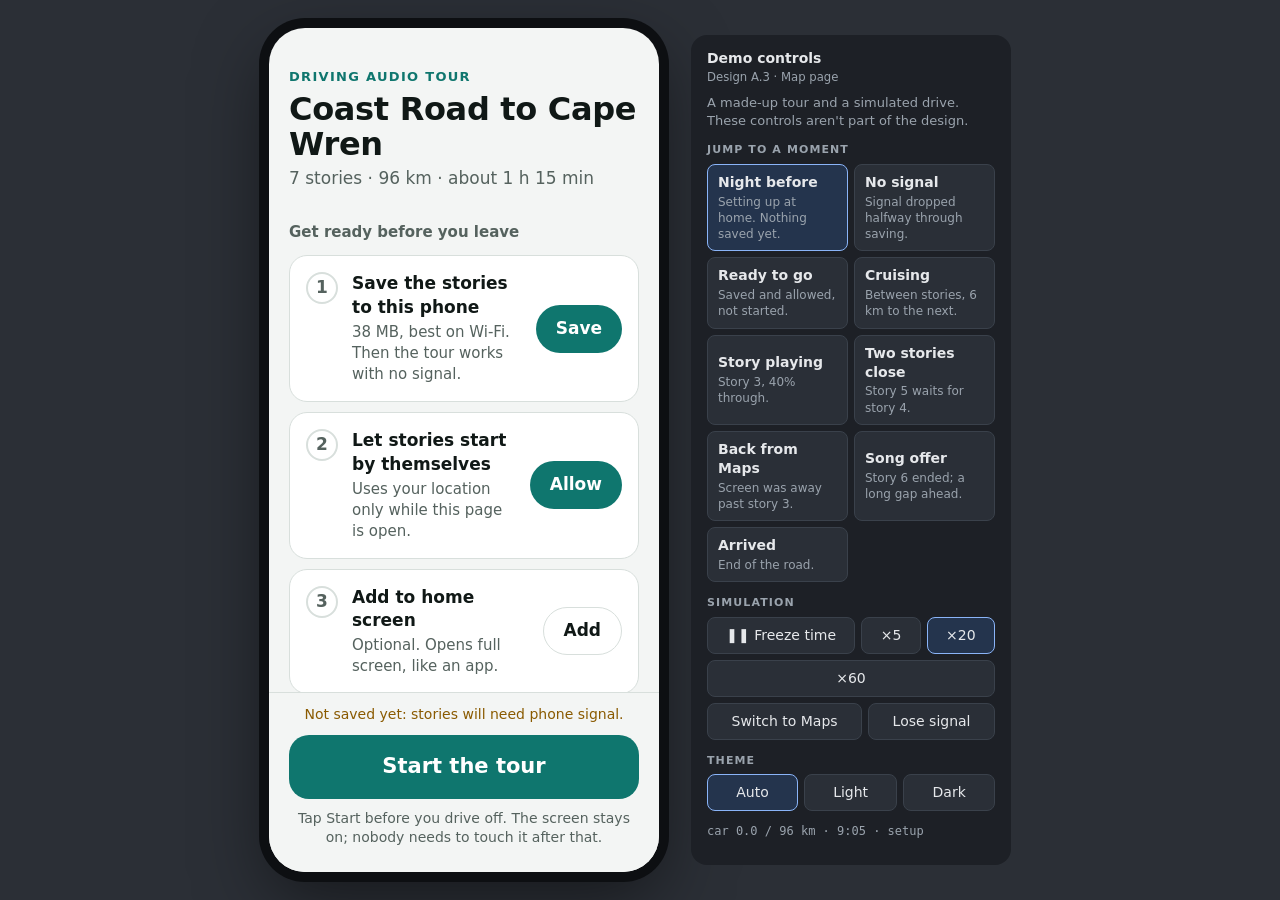
<file: experiments/ui_ux_redesign/a3-map-page.html>
<!doctype html>
<!-- Design A.3 · Map page: design A unchanged, plus a full map one swipe to the right. -->
<html lang="en">
<head>
<meta charset="utf-8">
<meta name="viewport" content="width=device-width, initial-scale=1, viewport-fit=cover">
<title>A.3 · Map page</title>
<style>
/* ---- Demo engine: phone frame, demo controls, toast. Not part of the design. ---- */
* { box-sizing: border-box; }
[hidden] { display: none !important; }
html, body { margin: 0; height: 100%; }
body { background: var(--bg); -webkit-tap-highlight-color: transparent; }
#phone { position: relative; height: 100vh; height: 100dvh; overflow: hidden; background: var(--bg); color: var(--fg); }
.demo-tab { position: fixed; right: 0; top: 46%; z-index: 1001; writing-mode: vertical-rl; padding: 12px 6px;
  border: 0; border-radius: 8px 0 0 8px; background: rgba(20, 22, 26, .78); color: #fff;
  font: 600 11px/1 system-ui, sans-serif; letter-spacing: .12em; text-transform: uppercase; cursor: pointer; }
.demo-scrim { position: fixed; inset: 0; z-index: 1002; background: rgba(0, 0, 0, .45); opacity: 0;
  pointer-events: none; transition: opacity .2s; }
.demo-panel { position: fixed; left: 0; right: 0; bottom: 0; z-index: 1003; max-height: 82vh; overflow: auto;
  padding: 14px 16px 24px; background: #1d2026; color: #e6e8eb; font: 14px/1.35 system-ui, sans-serif;
  border-radius: 16px 16px 0 0; transform: translateY(105%); transition: transform .25s; }
body.demo-open .demo-scrim { opacity: 1; pointer-events: auto; }
body.demo-open .demo-panel { transform: none; }
.demo-head { display: flex; justify-content: space-between; align-items: flex-start; gap: 8px; }
.demo-head small { display: block; color: #9aa3ad; margin-top: 2px; }
.demo-panel h4 { margin: 14px 0 6px; font-size: 11px; text-transform: uppercase; letter-spacing: .1em; color: #9aa3ad; }
.demo-note { margin: 8px 0 0; color: #9aa3ad; font-size: 13px; }
.demo-panel button { font: inherit; color: inherit; background: #2a2f37; border: 1px solid #3a414b;
  border-radius: 8px; padding: 8px 10px; cursor: pointer; }
.demo-panel button.on { border-color: #8ab4f8; background: #24344d; }
.demo-scen { display: grid; grid-template-columns: 1fr 1fr; gap: 6px; }
.demo-scen button { text-align: left; }
.demo-scen small { display: block; color: #9aa3ad; font-size: 12px; margin-top: 2px; }
.demo-row { display: flex; flex-wrap: wrap; gap: 6px; }
.demo-row button { flex: 1 1 auto; }
.demo-readout { margin-top: 12px; font: 12px/1.45 ui-monospace, Menlo, monospace; color: #9aa3ad; }
.demo-x { flex: none; width: 36px; height: 36px; padding: 0 !important; }
.demo-away { position: absolute; inset: 0; z-index: 900; display: grid; place-items: center; padding: 32px;
  text-align: center; background: rgba(8, 9, 11, .92); color: #eef0f2; font: 16px/1.45 system-ui, sans-serif; }
.demo-away button { margin-top: 12px; font: 600 16px system-ui, sans-serif; padding: 12px 18px; border-radius: 99px;
  border: 0; background: #fff; color: #111; cursor: pointer; }
.demo-toast { position: absolute; left: 16px; right: 16px; bottom: 116px; z-index: 950; padding: 12px 14px;
  border-radius: 12px; background: #23262b; color: #f1f3f4; font: 15px/1.35 system-ui, sans-serif;
  box-shadow: 0 6px 24px rgba(0, 0, 0, .3); }
@media (min-width: 820px) {
  html body { display: flex; align-items: center; justify-content: center; gap: 32px; min-height: 100vh; background: #2b2f36; }
  #phone { flex: none; width: 390px; height: 844px; max-height: calc(100vh - 40px); border-radius: 36px;
    box-shadow: 0 0 0 10px #0d0f12, 0 24px 70px rgba(0, 0, 0, .5); }
  .demo-tab, .demo-scrim, .demo-x { display: none; }
  .demo-panel { position: static; transform: none; width: 320px; max-height: calc(100vh - 40px); border-radius: 16px; }
}
/* ---- Design A tokens. Setup follows the theme; the car screen is always dark. ---- */
:root {
  --bg: #f3f5f4; --surface: #ffffff; --fg: #101816; --muted: #55625e; --line: #d8dfdc;
  --accent: #0f766e; --accent-fg: #ffffff; --accent-soft: #d5efe9; --warn: #8a5a00;
}
@media (prefers-color-scheme: dark) {
  :root:not([data-theme="light"]) {
    --bg: #0b0f0e; --surface: #151b19; --fg: #eef3f1; --muted: #93a39e; --line: #26302d;
    --accent: #5eead4; --accent-fg: #04302b; --accent-soft: #123a35; --warn: #e2c26d;
  }
}
:root[data-theme="dark"] {
  --bg: #0b0f0e; --surface: #151b19; --fg: #eef3f1; --muted: #93a39e; --line: #26302d;
  --accent: #5eead4; --accent-fg: #04302b; --accent-soft: #123a35; --warn: #e2c26d;
}
#phone.car {
  --bg: #050707; --surface: #121716; --fg: #f2f6f5; --muted: #8b9a96; --line: #222b29;
  --accent: #5eead4; --accent-fg: #04302b; --accent-soft: #10302c; --warn: #e2c26d;
}

#phone { font: 17px/1.4 system-ui, sans-serif; }
button { font: inherit; color: inherit; cursor: pointer; }

/* Setup: a checklist, one big Start. */
#setup { position: absolute; inset: 0; display: flex; flex-direction: column; }
.setup-scroll { flex: 1; overflow: auto; padding: 40px 20px 16px; }
.kicker { margin: 0; font-size: 13px; letter-spacing: .1em; text-transform: uppercase; color: var(--accent); font-weight: 700; }
#setup h1 { margin: 6px 0 4px; font-size: 32px; line-height: 1.1; letter-spacing: -.01em; }
.meta { margin: 0; color: var(--muted); }
#setup h2 { margin: 32px 0 12px; font-size: 15px; color: var(--muted); font-weight: 600; }
.checks { list-style: none; margin: 0; padding: 0; display: grid; gap: 10px; }
.check { display: flex; gap: 14px; align-items: flex-start; padding: 16px; background: var(--surface);
  border: 1px solid var(--line); border-radius: 18px; }
.tick { flex: none; width: 32px; height: 32px; border-radius: 50%; display: grid; place-items: center;
  font-weight: 700; border: 2px solid var(--line); color: var(--muted); }
.check.done .tick { background: var(--accent); border-color: var(--accent); color: var(--accent-fg); }
.check-t { flex: 1; min-width: 0; }
.check-t b { display: block; }
.check-t span { display: block; color: var(--muted); font-size: 15px; margin-top: 2px; }
.check.done .check-t b { color: var(--muted); font-weight: 600; }
.check-t .no-signal { color: var(--warn); }
.act { flex: none; align-self: center; min-height: 48px; padding: 0 20px; border-radius: 99px; border: 0;
  background: var(--accent); color: var(--accent-fg); font-weight: 700; }
.act.quiet { background: transparent; border: 1.5px solid var(--line); color: var(--fg); }
.prog { height: 6px; border-radius: 99px; background: var(--line); overflow: hidden; margin-top: 10px; }
.prog > div { height: 100%; background: var(--accent); width: 0; transition: width .2s; }
.link { margin: 20px 0 0; padding: 12px 0; background: none; border: 0; color: var(--accent); font-weight: 600; }
.setup-foot { padding: 12px 20px 24px; border-top: 1px solid var(--line); background: var(--bg); }
.go { width: 100%; min-height: 64px; border: 0; border-radius: 20px; background: var(--accent); color: var(--accent-fg);
  font-size: 21px; font-weight: 800; }
.fine { margin: 10px 0 0; font-size: 14px; color: var(--muted); text-align: center; }
.warn-line { margin: 0 0 10px; font-size: 14px; color: var(--warn); text-align: center; }

/* Car screen: one thing, very large. */
#drive { position: absolute; inset: 0; display: flex; flex-direction: column; padding: 16px 20px 20px; }
.top { display: flex; gap: 8px; align-items: center; min-height: 32px; }
.pill { font-size: 14px; color: var(--muted); display: inline-flex; align-items: center; gap: 6px; }
.pill .dot { width: 8px; height: 8px; border-radius: 50%; background: var(--accent); }
.pill.warn { color: var(--warn); border: 1px solid currentColor; border-radius: 99px; padding: 2px 10px; }
.top .spacer { flex: 1; }
.hero { flex: 1; display: flex; flex-direction: column; align-items: center; justify-content: center; text-align: center; min-height: 0; }
.ring { --size: min(62vw, 34vh, 260px); position: relative; width: var(--size); height: var(--size); flex: none; }
.ring > svg { position: absolute; inset: 0; transform: rotate(-90deg); }
.ring > svg circle { fill: none; stroke-width: 3.2; }
.ring .track { stroke: var(--line); }
.ring .val { stroke: var(--accent); stroke-linecap: round; transition: stroke-dashoffset .3s linear; }
.ring-btn, .ring-txt { position: absolute; inset: 14%; border-radius: 50%; display: grid; place-items: center; }
.ring-btn { border: 0; background: var(--accent-soft); color: var(--accent); }
.ring-btn svg { width: 38%; height: 38%; position: static; transform: none; fill: currentColor; }
.ring-txt { align-content: center; gap: 2px; }
.huge { font-size: clamp(44px, 15vw, 64px); font-weight: 800; line-height: 1; letter-spacing: -.02em; }
.unit { font-size: 16px; color: var(--muted); }
.label { margin: 22px 0 4px; font-size: 14px; letter-spacing: .12em; text-transform: uppercase; color: var(--accent); font-weight: 700; }
.big { margin: 0; font-size: clamp(26px, 7.4vw, 32px); line-height: 1.15; letter-spacing: -.01em; }
.sub { margin: 8px 0 0; color: var(--muted); font-size: 17px; }
.then { margin: 12px 0 0; color: var(--muted); font-size: 15px; }
.offer { margin-top: 12px; padding: 16px; border-radius: 20px; background: var(--surface); border: 1px solid var(--line); }
.offer .label { margin: 0 0 4px; font-size: 12px; }
.o-title { margin: 0; font-size: 19px; font-weight: 700; }
.o-why { margin: 4px 0 0; color: var(--muted); font-size: 15px; }
.o-row { display: flex; gap: 10px; margin-top: 12px; }
.o-yes, .o-no { flex: 1; min-height: 52px; border-radius: 16px; font-weight: 700; }
.o-yes { border: 0; background: var(--accent); color: var(--accent-fg); }
.o-no { border: 1.5px solid var(--line); background: transparent; }
.dock { display: flex; gap: 12px; margin-top: 14px; }
.dock-btn { flex: 1; min-height: 64px; border-radius: 20px; border: 1.5px solid var(--line); background: var(--surface);
  font-size: 18px; font-weight: 700; }

/* All stories: a full-screen list, out of the way while driving. */
#sheet { position: absolute; inset: 0; z-index: 10; overflow: auto; background: var(--bg); padding: 0 20px 24px; }
.sheet-head { position: sticky; top: 0; display: flex; align-items: center; justify-content: space-between;
  padding: 18px 0 12px; background: var(--bg); }
.sheet-head h2 { margin: 0; font-size: 24px; }
.x { width: 52px; height: 52px; border-radius: 50%; border: 1.5px solid var(--line); background: var(--surface); font-size: 20px; }
.list { list-style: none; margin: 0; padding: 0; display: grid; gap: 8px; }
.row { background: var(--surface); border: 1px solid var(--line); border-radius: 18px; }
.row-main { width: 100%; display: flex; gap: 14px; align-items: center; padding: 14px; background: none; border: 0; text-align: left; min-height: 64px; }
.num { flex: none; width: 36px; height: 36px; border-radius: 50%; display: grid; place-items: center; font-weight: 800;
  border: 2px solid var(--line); color: var(--muted); }
.row-t { min-width: 0; }
.row-t b { display: block; }
.row-t small { display: block; color: var(--muted); font-size: 14px; margin-top: 2px; }
.row-t .note, .row-t .song-line { color: var(--accent); }
.st-played .num { background: var(--accent-soft); border-color: transparent; color: var(--accent); }
.st-playing { border-color: var(--accent); }
.st-playing .num { background: var(--accent); border-color: var(--accent); color: var(--accent-fg); }
.st-queued .num, .st-missed .num { border-color: var(--accent); color: var(--accent); }
.st-skipped .num { border-style: dashed; }
.st-played b, .st-skipped b { color: var(--muted); font-weight: 600; }
.row-acts { display: flex; gap: 10px; padding: 0 14px 14px; }
.sheet-more { display: flex; gap: 10px; margin-top: 20px; }
.log { margin: 16px 0 0; padding-left: 20px; color: var(--muted); font-size: 14px; }
.log li { margin-bottom: 6px; }
/* ---- Dark route map, shared by A.1–A.3 (geometry from design B). Pins and the car keep a fixed
   on-screen size at any zoom. ---- */
.m { position: absolute; inset: 0; width: 100%; height: 100%; display: block; }
.m-land { fill: #0d1312; }
.m-park { fill: #10201a; }
.m-sea { fill: #0a1922; }
.m-minor { fill: none; stroke: #1b2523; stroke-linecap: round; }
.m-edge { fill: none; stroke: #18211f; stroke-linecap: round; }
.m-route { fill: none; stroke: #34413e; stroke-linecap: round; }
.m-done { fill: none; stroke: var(--accent); stroke-linecap: round; }
.m-start { fill: #6f7f7b; font: 600 11px system-ui, sans-serif; letter-spacing: .06em; text-transform: uppercase; }
.m-pin .m-zone { fill: var(--accent); fill-opacity: 0; }
.m-pdot { fill: #0d1312; stroke: #5d6d69; stroke-width: 2; }
.m-n { fill: #c9d4d1; font: 700 12px system-ui, sans-serif; text-anchor: middle; }
.m-lbl { fill: #a3b1ad; font: 600 13px system-ui, sans-serif; paint-order: stroke; stroke: #0d1312; stroke-width: 4px; }
.m-pin.armed .m-pdot { stroke: var(--accent); }
.m-pin.armed .m-zone { fill-opacity: .14; }
.m-pin.playing .m-pdot { fill: var(--accent); stroke: var(--accent); }
.m-pin.playing .m-n { fill: var(--accent-fg); }
.m-pin.playing .m-zone { fill-opacity: .25; animation: m-pulse 1.6s ease-in-out infinite; }
.m-pin.played .m-pdot { fill: #1b2523; stroke: #1b2523; }
.m-pin.played .m-n, .m-pin.played .m-lbl, .m-pin.skipped .m-lbl { fill: #63736f; }
.m-pin.skipped .m-pdot, .m-pin.missed .m-pdot { stroke-dasharray: 3 3; }
.m-pin.queued .m-pdot, .m-pin.missed .m-pdot { stroke: var(--accent); }
.m-pin.sel .m-pdot { stroke: #ffffff; stroke-width: 3; }
.m-pin[data-act] { cursor: pointer; }
@keyframes m-pulse { 50% { fill-opacity: .06; } }
.m-song circle { fill: var(--accent); stroke: #0d1312; stroke-width: 2; }
.m-song text { fill: var(--accent-fg); font: 700 11px system-ui, sans-serif; text-anchor: middle; }
.m-halo { fill: #ffffff; fill-opacity: .13; }
.m-dot { fill: #ffffff; }
.m-arrow { fill: #050707; }

/* ---- A.3: two pages side by side; the story page is A exactly. ---- */
#drive { padding: 0; }
.pager { position: absolute; inset: 0; display: flex; overflow-x: auto; overflow-y: hidden; scroll-snap-type: x mandatory;
  scrollbar-width: none; overscroll-behavior-x: contain; }
.pager::-webkit-scrollbar { display: none; }
.page { flex: none; width: 100%; height: 100%; position: relative; scroll-snap-align: start; scroll-snap-stop: always; }
.page.glance { display: flex; flex-direction: column; padding: 16px 20px 20px; }
.p2-map { position: absolute; inset: 0; }
.p2-top { position: absolute; top: 0; left: 0; right: 0; display: flex; gap: 8px; align-items: center; padding: 16px 20px 32px;
  background: linear-gradient(to bottom, rgba(5, 7, 7, .85), rgba(5, 7, 7, 0)); }
.p2-bottom { position: absolute; left: 0; right: 0; bottom: 0; padding: 40px 20px 20px;
  background: linear-gradient(to top, #050707 62%, rgba(5, 7, 7, 0)); }
.p2-bottom .label { margin: 0 0 4px; }
.p2-hint { margin: 12px 0 0; color: var(--muted); font-size: 13px; text-align: center; }
.pg-btn { min-height: 44px; padding: 0 16px; border-radius: 99px; border: 1.5px solid var(--line); background: rgba(18, 23, 22, .85); font-weight: 700; }
.dots { position: absolute; top: 30px; left: 50%; transform: translateX(-50%); display: flex; gap: 7px; z-index: 3; pointer-events: none; }
.dots span { width: 7px; height: 7px; border-radius: 50%; background: var(--line); transition: background .2s; }
.dots span.on { background: var(--fg); }
</style>
</head>
<body>
<div id="phone">
  <section id="setup"></section>
  <section id="drive" hidden></section>
  <section id="sheet" hidden></section>
</div>
<script>
/* ======================================================================
   Demo engine, identical in all three designs: a made-up tour, a
   simulated drive and the demo controls. Not part of any design.
   It follows the real player's rules (site/player/app.js): stops play in
   order, a stop that triggers while another plays waits its turn, no GPS
   reaches the page while it's in the background, and stops passed
   meanwhile are offered, never auto-played.
   ====================================================================== */
const TOUR = {
  title: "Coast Road to Cape Wren",
  start: "Port Ellis",
  km: 96,
  mb: 38,
  stops: [
    { n: 1, title: "The Bridge That Floated", place: "Crossing Larkspur Bridge", short: "Larkspur Bridge", at: 8, dur: 172, art: "🌉",
      teaser: "Why the first bridge here was built on barrels.",
      kids: "If you had to build a bridge out of things in this car, what would you use?" },
    { n: 2, title: "The Town with Two Names", place: "Entering Millbrook", short: "Millbrook", at: 21, dur: 181, art: "🏘️",
      teaser: "Two mapmakers, one town, and a forty-year argument.",
      kids: "If our street got a new name, what should it be?" },
    { n: 3, title: "Orchards on the Hill", place: "Passing the apple country", short: "Apple country", at: 34, dur: 180, art: "🍎",
      teaser: "A whole valley of trees, grown from one pip.",
      kids: "Count the orchards until the next story. Who sees the most?" },
    { n: 4, title: "The Postman Who Swam", place: "Gull Point lookout", short: "Gull Point", at: 47, dur: 185, art: "✉️",
      teaser: "Mail day on the island meant a very cold swim.",
      kids: "What's the furthest you'd go to deliver one letter?" },
    { n: 5, title: "Children of the Lighthouse", place: "Coming into Wren Bay", short: "Wren Bay", at: 49.5, dur: 176, art: "⛵",
      teaser: "School was a rowing boat away.",
      kids: "Would you like to live in a lighthouse? What would you miss?" },
    { n: 6, title: "The Shipwreck Library", place: "Driving past Driftwood Cove", short: "Driftwood Cove", at: 64, dur: 190, art: "📚",
      teaser: "A cargo of books washed ashore, and the town kept them.",
      kids: "If a crate washed up on the beach, what do you hope is inside?",
      song: { title: "Saltwater Sky", artist: "The Paper Lanterns", length: 214, why: "A made-up song about this stretch of coast." } },
    { n: 7, title: "The Light at the End of the Land", place: "Arriving at Cape Wren", short: "Cape Wren", at: 92, dur: 200, art: "🌅",
      teaser: "Why the lighthouse wears stripes.",
      kids: "Invent a secret signal with a torch. What does it mean?" },
  ],
};
const TRIGGER_KM = 0.6; // a stop starts this far before its point
const LOOKAHEAD = 2; // like tour.json `lookahead`
const START_TIME = 9 * 3600 + 5 * 60; // the simulated drive leaves at 9:05

const S = { rate: 20, frozen: false, theme: "auto", rev: 0 };
let seq = 0;
function reset() {
  Object.assign(S, {
    phase: "setup", downloaded: 0, downloading: false, located: false, installed: false, online: true,
    km: 0, speed: 80, clock: 0, away: false, cursor: 0, status: TOUR.stops.map(() => "upcoming"),
    playing: null, queue: [], missed: [], song: null, feed: [], near: new Set(),
  });
  bump();
}
function bump() { S.rev++; }
function emit(kind, i = null, extra = {}) { S.feed.push({ id: ++seq, kind, i, clock: S.clock, km: S.km, ...extra }); bump(); }

const stop = (i) => TOUR.stops[i];
function nextUp() { for (let i = S.cursor; i < TOUR.stops.length; i++) if (S.status[i] === "upcoming") return i; return null; }
function distTo(i) { return Math.max(0, stop(i).at - TRIGGER_KM - S.km); }
function minsTo(i) { return (distTo(i) / S.speed) * 60; }
function heard() { return S.status.filter((s) => s === "played").length; }

function checkTriggers() {
  const win = [];
  for (let i = S.cursor; i < TOUR.stops.length && win.length < LOOKAHEAD; i++) if (S.status[i] === "upcoming") win.push(i);
  for (const i of win) if (S.km >= stop(i).at - TRIGGER_KM) return trigger(i, "gps");
  const n = nextUp();
  if (n != null && !S.near.has(n) && distTo(n) <= 3) { S.near.add(n); emit("near", n); }
}
function trigger(i, cause) {
  for (let j = S.cursor; j < i; j++) if (S.status[j] === "upcoming") S.status[j] = "skipped";
  S.cursor = Math.max(S.cursor, i + 1);
  if (S.playing) { S.queue.push(i); S.status[i] = "queued"; emit("queued", i); }
  else play(i, cause);
}
function play(i, cause) {
  S.near.add(i);
  S.playing = { i, t: 0, paused: false };
  S.status[i] = "playing";
  S.song = null;
  S.missed = S.missed.filter((m) => m !== i);
  emit("play", i, { cause });
}
function finish() {
  const i = S.playing.i;
  S.status[i] = "played";
  S.playing = null;
  emit("done", i);
  if (S.queue.length) return play(S.queue.shift(), "queue");
  const song = stop(i).song, n = nextUp();
  if (song && (n == null || minsTo(n) * 60 > song.length + 60)) { S.song = i; emit("song", i); }
}
function step(dt) {
  if (S.phase === "drive") {
    S.km = Math.min(TOUR.km, S.km + (S.speed / 3600) * dt);
    S.clock += dt;
    if (!S.away) checkTriggers();
  }
  if (S.playing && !S.playing.paused && (S.playing.t += dt) >= stop(S.playing.i).dur) finish();
  if (S.phase === "drive" && S.km >= TOUR.km && !S.playing) { S.phase = "done"; emit("arrive"); }
}
function setAway(on) {
  if (on === S.away) return;
  S.away = on;
  emit(on ? "away" : "back");
  if (!on && S.phase === "drive")
    for (let i = S.cursor; i < TOUR.stops.length; i++)
      if (S.status[i] === "upcoming" && S.km > stop(i).at + 0.3) {
        S.status[i] = "missed"; S.missed.push(i); S.cursor = i + 1; emit("missed", i);
      }
}

/** What the design's buttons do (data-act="name" data-i="index"). */
const act = {
  download() {
    if (S.downloaded >= 1 || S.downloading) return;
    if (!S.online) return toast("No signal here. Try again where you have coverage.");
    S.downloading = true; bump();
  },
  allowLocation() { S.located = true; bump(); },
  install() { S.installed = true; bump(); toast("Added to the home screen (simulated)."); },
  start() { S.located = true; S.phase = "drive"; emit("start"); },
  pause() { if (S.playing) { S.playing.paused = !S.playing.paused; bump(); } },
  skip() {
    if (!S.playing) return;
    const i = S.playing.i;
    S.status[i] = "skipped"; S.playing = null; emit("skip", i);
    if (S.queue.length) play(S.queue.shift(), "queue");
  },
  playNow(i) {
    if (S.playing) { const p = S.playing.i; S.status[p] = S.playing.t > stop(p).dur * 0.9 ? "played" : "skipped"; S.playing = null; }
    for (let j = S.cursor; j < i; j++) if (S.status[j] === "upcoming") S.status[j] = "skipped";
    const later = S.queue.filter((q) => q > i);
    S.queue.forEach((q) => (S.status[q] = q < i ? "skipped" : "upcoming"));
    S.queue = [];
    S.cursor = Math.max(S.cursor, i + 1);
    if (later.length) S.cursor = Math.min(S.cursor, ...later);
    S.missed = S.missed.filter((m) => m !== i);
    play(i, "manual");
  },
  playMissed(i) {
    S.missed = S.missed.filter((m) => m !== i);
    if (S.playing) { S.queue.push(i); S.status[i] = "queued"; emit("queued", i); } else play(i, "missed");
  },
  dismissMissed(i) { S.missed = S.missed.filter((m) => m !== i); S.status[i] = "skipped"; emit("skip", i); },
  openSong(i) { const s = stop(i).song; S.song = null; bump(); toast(`Would open Spotify: “${s.title}” by ${s.artist}.`); },
  dismissSong() { S.song = null; bump(); },
  navigate(i) { toast(`Would open Google Maps: stops ${i + 1}–${TOUR.stops.length}, then home.`); },
  restart() {
    const keep = { downloaded: S.downloaded, located: S.located, installed: S.installed };
    reset(); Object.assign(S, keep);
  },
};

const esc = (s) => String(s).replace(/[&<>"]/g, (c) => ({ "&": "&amp;", "<": "&lt;", ">": "&gt;", '"': "&quot;" })[c]);
const fmtTime = (s) => `${Math.floor(s / 60)}:${String(Math.floor(s % 60)).padStart(2, "0")}`;
const fmtKm = (km) => (km < 1 ? `${Math.max(50, Math.round(km * 20) * 50)} m` : km < 10 ? `${km.toFixed(1)} km` : `${Math.round(km)} km`);
const fmtMins = (m) => (m < 1 ? "under a minute" : m < 60 ? `${Math.round(m)} min` : `${Math.floor(m / 60)} h ${Math.round(m % 60)} min`);
function fmtClock(c) {
  const t = START_TIME + c, h = Math.floor(t / 3600) % 24, m = Math.floor(t / 60) % 60;
  return `${h % 12 || 12}:${String(m).padStart(2, "0")}`;
}

let toastTimer;
function toast(msg) {
  const t = document.querySelector(".demo-toast");
  t.textContent = msg; t.hidden = false;
  clearTimeout(toastTimer);
  toastTimer = setTimeout(() => (t.hidden = true), 3000);
}

/* ---- Scenarios: each resets, then fast-forwards the same simulation. ---- */
function ff(toKm, untilDone) {
  for (let guard = 1e5; guard-- && (S.km < toKm - 1e-9 || (untilDone && S.phase !== "done")); ) step(1);
}
function ready() { S.downloaded = 1; S.located = true; S.installed = true; }
function startDrive() { ready(); act.start(); }
const SCENARIOS = [
  ["Night before", "Setting up at home. Nothing saved yet.", () => {}],
  ["No signal", "Signal dropped halfway through saving.", () => { S.downloaded = 0.45; S.online = false; S.located = true; }],
  ["Ready to go", "Saved and allowed, not started.", ready],
  ["Cruising", "Between stories, 6 km to the next.", () => { startDrive(); ff(27); }],
  ["Story playing", "Story 3, 40% through.", () => { startDrive(); ff(35); }],
  ["Two stories close", "Story 5 waits for story 4.", () => { startDrive(); ff(49.3); }],
  ["Back from Maps", "Screen was away past story 3.", () => { startDrive(); ff(29); setAway(true); ff(37); setAway(false); }],
  ["Song offer", "Story 6 ended; a long gap ahead.", () => { startDrive(); ff(69); }],
  ["Arrived", "End of the road.", () => { startDrive(); ff(TOUR.km, true); }],
];
function scenario(k) { reset(); SCENARIOS[k][2](); S.scenario = k; bump(); }

/* ---- Demo controls ---- */
function buildPanel(name) {
  document.body.insertAdjacentHTML("beforeend", `
<button class="demo-tab" data-demo="open">Demo</button>
<div class="demo-scrim" data-demo="close"></div>
<aside class="demo-panel" aria-label="Demo controls">
  <div class="demo-head"><div><b>Demo controls</b><small>${name}</small></div>
    <button class="demo-x" data-demo="close" aria-label="Close">✕</button></div>
  <p class="demo-note">A made-up tour and a simulated drive. These controls aren't part of the design.</p>
  <h4>Jump to a moment</h4>
  <div class="demo-scen">${SCENARIOS.map((s, k) => `<button data-demo="scen" data-k="${k}"><b>${s[0]}</b><small>${s[1]}</small></button>`).join("")}</div>
  <h4>Simulation</h4>
  <div class="demo-row"><button data-demo="freeze"></button>${[5, 20, 60].map((r) => `<button data-demo="rate" data-r="${r}">×${r}</button>`).join("")}</div>
  <div class="demo-row" style="margin-top:6px"><button data-demo="away"></button><button data-demo="online"></button></div>
  <h4>Theme</h4>
  <div class="demo-row">${["auto", "light", "dark"].map((t) => `<button data-demo="theme" data-t="${t}">${t[0].toUpperCase() + t.slice(1)}</button>`).join("")}</div>
  <div class="demo-readout"></div>
</aside>`);
  document.querySelector("#phone").insertAdjacentHTML("beforeend", `
<div class="demo-away" hidden><div>
  <p><b>Simulated: you switched to Google Maps</b> (or the screen locked).</p>
  <p>Chrome sends this page no GPS meanwhile. A story that's already playing keeps going.</p>
  <button data-demo="away">Come back to the tour</button></div></div>
<div class="demo-toast" hidden></div>`);
}
function renderPanel(full) {
  const q = (s) => document.querySelector(s);
  q(".demo-readout").textContent =
    `car ${S.km.toFixed(1)} / ${TOUR.km} km · ${fmtClock(S.clock)} · ${S.phase}` +
    (S.playing ? ` · playing ${S.playing.i + 1} at ${fmtTime(S.playing.t)}` : "") +
    (S.queue.length ? ` · queued ${S.queue.map((i) => i + 1).join(",")}` : "");
  if (!full) return;
  document.querySelectorAll("[data-demo=scen]").forEach((b) => b.classList.toggle("on", +b.dataset.k === S.scenario));
  document.querySelectorAll("[data-demo=rate]").forEach((b) => b.classList.toggle("on", +b.dataset.r === S.rate));
  document.querySelectorAll("[data-demo=theme]").forEach((b) => b.classList.toggle("on", b.dataset.t === S.theme));
  q(".demo-panel [data-demo=freeze]").textContent = S.frozen ? "▶ Run time" : "❚❚ Freeze time";
  q(".demo-panel [data-demo=away]").textContent = S.away ? "Come back to the tour" : "Switch to Maps";
  q(".demo-panel [data-demo=online]").textContent = S.online ? "Lose signal" : "Get signal back";
  q(".demo-away").hidden = !S.away;
  if (S.theme === "auto") delete document.documentElement.dataset.theme;
  else document.documentElement.dataset.theme = S.theme;
}

let UI = { render() {}, acts: {} };
document.addEventListener("click", (e) => {
  const d = e.target.closest("[data-demo]");
  if (d) {
    const k = d.dataset.demo, body = document.body.classList;
    if (k === "open") body.add("demo-open");
    else if (k === "close") body.remove("demo-open");
    else if (k === "scen") { scenario(+d.dataset.k); body.remove("demo-open"); }
    else if (k === "rate") S.rate = +d.dataset.r;
    else if (k === "freeze") S.frozen = !S.frozen;
    else if (k === "away") { setAway(!S.away); body.remove("demo-open"); }
    else if (k === "online") S.online = !S.online;
    else if (k === "theme") S.theme = d.dataset.t;
    bump();
    return;
  }
  const b = e.target.closest("[data-act]");
  if (!b || b.disabled) return;
  const name = b.dataset.act, fn = UI.acts[name] || act[name];
  if (!fn) return console.warn("no action", name);
  fn(b.dataset.i == null ? undefined : Number(b.dataset.i));
  bump();
});

let lastTick = performance.now(), lastRev = -1;
function loop() {
  const now = performance.now(), dt = Math.min(0.5, (now - lastTick) / 1000);
  lastTick = now;
  if (!S.frozen) {
    if (S.downloading) {
      if (!S.online) { S.downloading = false; bump(); }
      else if ((S.downloaded = Math.min(1, S.downloaded + dt / 4)) >= 1) { S.downloading = false; bump(); }
    }
    for (let sim = dt * S.rate; sim > 0; sim -= 1) step(Math.min(1, sim));
  }
  const full = S.rev !== lastRev;
  lastRev = S.rev;
  UI.render(full);
  renderPanel(full);
}
const Demo = {
  mount(ui) {
    UI = { acts: {}, ...ui };
    buildPanel(ui.name);
    scenario(0);
    loop();
    setInterval(loop, 100);
  },
};
</script>
<script>
/* ============ Design A base, shared by A.1–A.3: setup, car screen pieces, story list ============ */
const $ = (s) => document.querySelector(s);
const phone = $("#phone");
const A = { sheet: false, open: null, log: false };
const C = 2 * Math.PI * 46;
const ICON = {
  play: '<svg viewBox="0 0 24 24"><path d="M7 4.5v15l13-7.5z"/></svg>',
  pause: '<svg viewBox="0 0 24 24"><path d="M6 4h4.5v16H6zM13.5 4H18v16h-4.5z"/></svg>',
};
const STATE = { upcoming: "Coming up", playing: "Playing now", queued: "Next, after this one", played: "Heard",
  skipped: "Skipped", missed: "Passed while away" };

function check(done, n, title, why, button, extra = "") {
  return `<li class="check ${done ? "done" : ""}"><span class="tick">${done ? "✓" : n}</span>
    <div class="check-t"><b>${title}</b><span>${why}</span>${extra}</div>${button}</li>`;
}
function setupHTML() {
  const dl = S.downloaded >= 1, pct = Math.round(S.downloaded * 100);
  const dlWhy = dl ? "Saved. The tour works with no signal."
    : S.downloading ? `Saving… <span id="dl-pct">${pct}</span>%`
    : !S.online && S.downloaded > 0 ? `<span class="no-signal">No signal. ${pct}% saved; finish where you have coverage.</span>`
    : `${TOUR.mb} MB, best on Wi-Fi. Then the tour works with no signal.`;
  const dlBtn = dl || S.downloading ? "" : `<button class="act" data-act="download">${S.downloaded > 0 ? "Resume" : "Save"}</button>`;
  const dlBar = dl || (!S.downloading && !S.downloaded) ? "" : `<div class="prog"><div id="dl-bar" style="width:${pct}%"></div></div>`;
  return `
  <div class="setup-scroll">
    <p class="kicker">Driving audio tour</p>
    <h1>${TOUR.title}</h1>
    <p class="meta">${TOUR.stops.length} stories · ${TOUR.km} km · about 1 h 15 min</p>
    <h2>Get ready before you leave</h2>
    <ol class="checks">
      ${check(dl, 1, "Save the stories to this phone", dlWhy, dlBtn, dlBar)}
      ${check(S.located, 2, "Let stories start by themselves", "Uses your location only while this page is open.",
        S.located ? "" : `<button class="act" data-act="allowLocation">Allow</button>`)}
      ${check(S.installed, 3, "Add to home screen", "Optional. Opens full screen, like an app.",
        S.installed ? "" : `<button class="act quiet" data-act="install">Add</button>`)}
    </ol>
    <button class="link" data-act="openSheet">See all ${TOUR.stops.length} stories →</button>
  </div>
  <div class="setup-foot">
    ${dl ? "" : `<p class="warn-line">Not saved yet: stories will need phone signal.</p>`}
    <button class="go" data-act="start">Start the tour</button>
    <p class="fine">Tap Start before you drive off. The screen stays on; nobody needs to touch it after that.</p>
  </div>`;
}

function ringFrac() {
  if (S.playing) return S.playing.t / stop(S.playing.i).dur;
  if (S.phase === "done") return 1;
  const n = nextUp();
  if (n == null) return 1;
  const from = n > 0 ? stop(n - 1).at - TRIGGER_KM : 0, to = stop(n).at - TRIGGER_KM;
  return Math.min(1, Math.max(0, (S.km - from) / (to - from)));
}
function statusHTML() {
  const issues = [];
  if (S.downloaded < 1) issues.push(S.online ? "Needs signal" : "No signal");
  if (!S.located) issues.push("GPS off");
  return issues.length ? issues.map((t) => `<span class="pill warn">${t}</span>`).join("")
    : `<span class="pill"><span class="dot"></span>All set</span>`;
}
function offerHTML() {
  if (S.missed.length) {
    const i = S.missed[0], s = stop(i);
    return `<div class="offer"><p class="label">Passed while you were away</p>
      <p class="o-title">${s.n} · ${s.title}</p>
      <div class="o-row"><button class="o-yes" data-act="playMissed" data-i="${i}">Play it</button>
      <button class="o-no" data-act="dismissMissed" data-i="${i}">Skip</button></div></div>`;
  }
  if (S.song != null) {
    const sg = stop(S.song).song;
    return `<div class="offer"><p class="label">A song for this stretch</p>
      <p class="o-title">${esc(sg.title)} · ${esc(sg.artist)}</p><p class="o-why">${esc(sg.why)} For passengers to start.</p>
      <div class="o-row"><button class="o-yes" data-act="openSong" data-i="${S.song}">Play on Spotify</button>
      <button class="o-no" data-act="dismissSong">No thanks</button></div></div>`;
  }
  return "";
}
/** The pieces of A's car screen: ring centre, caption, the left dock button, the queued line. */
function glanceParts() {
  const p = S.playing, n = nextUp();
  let center, cap, left;
  if (p) {
    const s = stop(p.i);
    center = `<button class="ring-btn" data-act="pause" aria-label="${p.paused ? "Play" : "Pause"}">${p.paused ? ICON.play : ICON.pause}</button>`;
    cap = `<p class="label">${p.paused ? "Paused" : "Now playing"} · ${s.n} of ${TOUR.stops.length}</p>
      <h1 class="big">${s.title}</h1><p class="sub"><span id="left"></span> left</p>`;
    left = `<button class="dock-btn" data-act="skip">Skip story</button>`;
  } else if (S.phase === "done") {
    center = `<div class="ring-txt"><span class="huge">✓</span></div>`;
    cap = `<p class="label">You've arrived</p><h1 class="big">${stop(TOUR.stops.length - 1).short}</h1>
      <p class="sub">${heard()} of ${TOUR.stops.length} stories heard</p>`;
    left = `<button class="dock-btn" data-act="restart">Start over</button>`;
  } else if (n != null) {
    const s = stop(n);
    center = `<div class="ring-txt"><span class="huge" id="dist"></span><span class="unit" id="mins"></span></div>`;
    cap = `<p class="label">Next story</p><h1 class="big">${s.title}</h1><p class="sub">${s.place}</p>`;
    left = `<button class="dock-btn" data-act="playNow" data-i="${n}">Play it now</button>`;
  } else {
    center = `<div class="ring-txt"><span class="unit">No more stories</span></div>`;
    cap = `<p class="label">Nearly there</p><h1 class="big">${stop(TOUR.stops.length - 1).short}</h1>`;
    left = "";
  }
  const q = S.queue.length ? `<p class="then">Then ${stop(S.queue[0]).n} · ${stop(S.queue[0]).title}</p>` : "";
  return { center, cap, left, q };
}
const ringSVG = () => `<svg viewBox="0 0 100 100"><circle class="track" cx="50" cy="50" r="46"/>
  <circle class="val" id="ring" cx="50" cy="50" r="46" stroke-dasharray="${C}" stroke-dashoffset="${C}"/></svg>`;
/** A's car screen exactly as in design A; `extra` goes at the right of the status row. */
function glanceHTML(extra = "") {
  const g = glanceParts();
  return `<div class="top">${statusHTML()}<span class="spacer"></span>${extra}</div>
  <div class="hero"><div class="ring">${ringSVG()}${g.center}</div>${g.cap}${g.q}</div>
  ${offerHTML()}
  <div class="dock">${g.left}<button class="dock-btn" data-act="openSheet">All stories</button></div>`;
}
function describe(e) {
  const s = e.i != null ? `${stop(e.i).n} · ${stop(e.i).title}` : "";
  const cause = { gps: "GPS reached its place", manual: "tapped Play now", queue: "after the one before", missed: "chosen after passing it" };
  return {
    start: "Tour started", near: `${s} within 3 km`, play: `Played ${s} (${cause[e.cause]})`, queued: `${s} waited for the story playing`,
    done: `Finished ${s}`, skip: `Skipped ${s}`, song: `Offered the song after ${s}`, missed: `${s} passed while away`,
    away: "Page in the background: no GPS", back: "Back on the page", arrive: "Arrived",
  }[e.kind];
}
function sheetHTML() {
  return `<div class="sheet-head"><h2>Stories</h2><button class="x" data-act="closeSheet" aria-label="Close">✕</button></div>
  <ol class="list">${TOUR.stops.map((s, i) => `
    <li class="row st-${S.status[i]}">
      <button class="row-main" data-act="toggle" data-i="${i}"><span class="num">${s.n}</span>
        <span class="row-t"><b>${s.title}${V.songMarks && s.song ? ` <span class="note" aria-label="has a song">♪</span>` : ""}</b><small>${s.place} · ${Math.round(s.dur / 60)} min · ${STATE[S.status[i]]}</small>${V.songMarks && s.song ? `<small class="song-line">♪ Then a song: ${esc(s.song.title)} · ${esc(s.song.artist)}</small>` : ""}</span></button>
      ${A.open === i ? `<div class="row-acts"><button class="o-yes" data-act="playFromList" data-i="${i}">Play now</button>
        <button class="o-no" data-act="navigate" data-i="${i}">Navigate from here</button></div>` : ""}
    </li>`).join("")}</ol>
  <div class="sheet-more"><button class="o-no" data-act="toggleLog">${A.log ? "Hide the log" : "Why did that play?"}</button>
    <button class="o-no" data-act="restart">Start over</button></div>
  ${A.log ? `<ol class="log">${S.feed.slice().reverse().map((e) => `<li><b>${fmtClock(e.clock)}</b> ${describe(e)}</li>`).join("")}</ol>` : ""}`;
}

/* The variant draws the car screen (V.drive) and updates its map every tick (V.tick). */
let V = {};
function render(full) {
  if (full) {
    const driving = S.phase !== "setup";
    phone.classList.toggle("car", driving);
    $("#setup").hidden = driving;
    $("#drive").hidden = !driving;
    if (driving) V.drive();
    else $("#setup").innerHTML = setupHTML();
    const sheet = $("#sheet"), top = sheet.scrollTop;
    sheet.hidden = !A.sheet;
    if (A.sheet) { sheet.innerHTML = sheetHTML(); sheet.scrollTop = top; }
  }
  if (S.phase !== "setup") V.tick?.(full);
  const bar = $("#dl-bar"), pct = $("#dl-pct");
  if (bar) bar.style.width = `${S.downloaded * 100}%`;
  if (pct) pct.textContent = Math.round(S.downloaded * 100);
  const ring = $("#ring");
  if (ring) ring.style.strokeDashoffset = C * (1 - ringFrac());
  const left = $("#left");
  if (left && S.playing) left.textContent = fmtTime(stop(S.playing.i).dur - S.playing.t);
  const n = nextUp(), dist = $("#dist");
  if (dist && n != null) {
    const d = distTo(n);
    dist.textContent = d < 1 ? Math.max(50, Math.round(d * 20) * 50) : d.toFixed(d < 10 ? 1 : 0);
    $("#mins").textContent = `${d < 1 ? "metres" : "km"} · ${fmtMins(minsTo(n))}`;
  }
}
function mountA(name, variant) {
  V = variant;
  Demo.mount({
    name,
    render,
    acts: {
      openSheet() { A.sheet = true; A.open = null; },
      closeSheet() { A.sheet = false; },
      toggle(i) { A.open = A.open === i ? null : i; },
      playFromList(i) { act.playNow(i); A.sheet = false; },
      toggleLog() { A.log = !A.log; },
      restart() { act.restart(); A.sheet = false; },
      ...(variant.acts || {}),
    },
  });
}
</script>
<script>
/* ============ Dark route map, shared by A.1–A.3 (geometry from design B) ============ */
const ROUTE_D = "M48 598 C 74 556, 132 560, 142 512 S 92 434, 128 392 S 238 384, 250 334 S 170 256, 210 214 S 318 206, 318 160 S 266 96, 322 56";
const LABEL_SIDE = ["r", "l", "r", "l", "r", "l", "l"];
const MAP_SVG = `<svg class="m" preserveAspectRatio="xMidYMid slice" aria-label="Route map">
  <rect class="m-land" x="-700" y="-700" width="1800" height="2000"/>
  <path class="m-park" d="M30 260 C 60 210, 140 220, 150 270 S 90 340, 50 320 S 10 290, 30 260 Z"/>
  <path class="m-park" d="M210 420 C 250 400, 300 420, 290 470 S 220 500, 205 465 Z"/>
  <path class="m-sea" d="M372 -700 L 1100 -700 L 1100 1300 L 400 1300 C 380 900, 400 760, 372 620 C 352 520, 332 470, 352 400
    C 368 340, 344 280, 316 230 C 300 200, 318 150, 346 130 C 362 110, 336 70, 350 40 C 360 0, 380 -100, 372 -700 Z"/>
  <path class="m-minor" d="M60 560 L 20 470 M150 495 L 210 560 M120 380 L 30 410 M240 330 L 330 360 M200 215 L 120 140 M300 165 L 250 110"/>
  <path class="m-edge" d="${ROUTE_D}"/><path class="m-route" d="${ROUTE_D}"/><path class="m-done" d="${ROUTE_D}"/>
  <g class="m-start-g"><text class="m-start" x="12" dy=".35em">${TOUR.start}</text></g>
  <g class="m-pins"></g>
  <g class="m-car"><circle class="m-halo" r="20"/><circle class="m-dot" r="10"/><path class="m-arrow" d="M0 -5 L4 4 L0 2 L-4 4 Z"/></g>
</svg>`;

/** A stop GPS may trigger next is "armed", as in design B. */
function pinState(i) {
  const st = S.status[i];
  return st === "upcoming" && S.phase === "drive" && nextUp() === i ? "armed" : st;
}

/**
 * Draw the map into `el` and return a controller. Options (all changeable later on `m.o`):
 * near: smallest view width in map units when following; fh: the fraction of the height, from
 * the top, that the followed part must fit in (the rest is under text); tap: a data-act name for pins.
 */
function makeMap(el, o = {}) {
  el.insertAdjacentHTML("afterbegin", MAP_SVG);
  const svg = el.querySelector("svg.m"), route = svg.querySelector(".m-route"), L = route.getTotalLength();
  const at = (km) => route.getPointAtLength(L * Math.min(1, Math.max(0, km / TOUR.km)));
  const P = TOUR.stops.map((s) => at(s.at)), start = at(0);
  svg.querySelector(".m-pins").innerHTML = TOUR.stops.map((s, i) => {
    const r = LABEL_SIDE[i] === "r";
    return `<g class="m-pin" ${o.tap ? `data-act="${o.tap}" data-i="${i}"` : ""}><circle class="m-zone" r="26"/><circle class="m-pdot" r="13"/>
      <text class="m-n" dy=".35em">${s.n}</text>${o.songs && s.song ? `<g class="m-song" transform="translate(12 -12)"><circle r="8.5"/><text dy=".35em">♪</text></g>` : ""}${o.labels === false ? "" : `<text class="m-lbl" x="${r ? 19 : -19}" dy=".35em" text-anchor="${r ? "start" : "end"}">${s.short}</text>`}</g>`;
  }).join("");
  const pins = [...svg.querySelectorAll(".m-pin")], car = svg.querySelector(".m-car"), startG = svg.querySelector(".m-start-g");
  const strokes = [[".m-edge", 11], [".m-route", 7], [".m-done", 7], [".m-minor", 3]].map(([s, w]) => [svg.querySelector(s), w]);
  let cam = null;

  /** Where the camera wants to be: [centre x, centre y, view width]. */
  function target(ar) {
    const fh = m.o.fh ?? 1, near = m.o.near ?? 160;
    if (m.mode === "route" || S.phase !== "drive") return [185, 327 + (0.5 - fh / 2) * Math.max(340, 600 / (ar * fh)) * ar, Math.max(340, 600 / (ar * fh))];
    if (m.sel != null) return [P[m.sel].x, P[m.sel].y, near];
    const p = at(S.km), f = S.playing ? S.playing.i : nextUp();
    const q = f == null ? p : P[f];
    const vw = Math.min(420, Math.max(near, Math.abs(q.x - p.x) + 90, (Math.abs(q.y - p.y) + 90) / (ar * fh)));
    return [(p.x + q.x) / 2, (p.y + q.y) / 2 + (0.5 - fh / 2) * vw * ar, vw];
  }

  const m = {
    o, mode: "follow", sel: null,
    /** Call every tick; `full` after a state change (pin colours). `snap` skips the glide. */
    update(full, snap) {
      const w = el.clientWidth, h = el.clientHeight;
      if (!w || !h) return;
      const ar = h / w, t = target(ar);
      cam = cam && !snap ? cam.map((v, k) => v + (t[k] - v) * 0.16) : t;
      const [cx, cy, vw] = cam, vh = vw * ar, k = vw / w;
      svg.setAttribute("viewBox", `${(cx - vw / 2).toFixed(2)} ${(cy - vh / 2).toFixed(2)} ${vw.toFixed(2)} ${vh.toFixed(2)}`);
      for (const [path, px] of strokes) path.style.strokeWidth = px * k;
      strokes[2][0].style.strokeDasharray = `${(L * S.km) / TOUR.km} ${L}`;
      const p = at(S.km), q = at(S.km + 0.4), ang = (Math.atan2(q.y - p.y, q.x - p.x) * 180) / Math.PI + 90;
      car.setAttribute("transform", `translate(${p.x.toFixed(2)} ${p.y.toFixed(2)}) scale(${k.toFixed(4)}) rotate(${ang.toFixed(0)})`);
      car.style.display = S.phase === "setup" ? "none" : "";
      startG.setAttribute("transform", `translate(${start.x} ${start.y}) scale(${k.toFixed(4)})`);
      pins.forEach((g, i) => {
        g.setAttribute("transform", `translate(${P[i].x.toFixed(2)} ${P[i].y.toFixed(2)}) scale(${k.toFixed(4)})`);
        if (full) g.setAttribute("class", `m-pin ${pinState(i)}${m.sel === i ? " sel" : ""}`);
      });
    },
  };
  return m;
}
</script>
<script>
/* ======== A.3 · Map page: A's screen as page one, a full map as page two ======== */
$("#drive").innerHTML = `<div class="pager" id="pager"><section class="page glance" id="p1"></section>
  <section class="page" id="p2"><div class="p2-map" id="p2map"></div><div id="p2ui"></div></section></div>
  <div class="dots"><span class="on"></span><span></span></div>`;
const map = makeMap($("#p2map"), { near: 210, tap: "pin", songs: true });
const pager = $("#pager");
const P3 = { sel: null, key: "", phase: null };
const goto = (k, smooth = true) => pager.scrollTo({ left: k * pager.clientWidth, behavior: smooth ? "smooth" : "auto" });
pager.addEventListener("scroll", () => {
  const k = Math.round(pager.scrollLeft / pager.clientWidth);
  document.querySelectorAll(".dots span").forEach((d, j) => d.classList.toggle("on", j === k));
});

function p2HTML() {
  const i = P3.sel, n = nextUp();
  let card;
  const songLine = (k) => stop(k).song ? `<p class="o-why song-line">♪ Then a song: ${esc(stop(k).song.title)} · ${esc(stop(k).song.artist)}</p>` : "";
  if (i != null)
    card = `<div class="offer"><p class="label">Story ${stop(i).n} · ${STATE[S.status[i]]}</p><p class="o-title">${stop(i).title}</p>
      <p class="o-why">${stop(i).place} · ${fmtTime(stop(i).dur)}. ${stop(i).teaser}</p>${songLine(i)}
      <div class="o-row"><button class="o-yes" data-act="mapPlay" data-i="${i}">Play now</button>
      <button class="o-no" data-act="navigate" data-i="${i}">Navigate from here</button></div></div>`;
  else if (S.song != null) {
    const sg = stop(S.song).song;
    card = `<div class="offer"><p class="label">♪ A song for this stretch</p><p class="o-title">${esc(sg.title)} · ${esc(sg.artist)}</p>
      <p class="o-why">${esc(sg.why)} ${fmtTime(sg.length)}, and the next story is a while away.</p>
      <div class="o-row"><button class="o-yes" data-act="openSong" data-i="${S.song}">Play on Spotify</button>
      <button class="o-no" data-act="dismissSong">No thanks</button></div></div>`;
  } else if (S.playing)
    card = `<p class="label">Now playing · ${stop(S.playing.i).n} of ${TOUR.stops.length}</p><p class="o-title">${stop(S.playing.i).title}</p>
      <p class="o-why">${stop(S.playing.i).place} · <span id="p2-left"></span> left</p>${songLine(S.playing.i)}`;
  else if (S.phase === "done")
    card = `<p class="label">You've arrived</p><p class="o-title">${stop(TOUR.stops.length - 1).short}</p><p class="o-why">${heard()} of ${TOUR.stops.length} stories heard</p>`;
  else if (n != null)
    card = `<p class="label">Next story · <span id="p2-d"></span></p><p class="o-title">${stop(n).title}</p><p class="o-why">${stop(n).place}</p>`;
  else card = `<p class="o-title">No more stories</p>`;
  return `<div class="p2-top"><button class="pg-btn" data-act="toStory">‹ Story</button><span class="spacer" style="flex:1"></span>
    <button class="pg-btn" data-act="mapMode">${map.mode === "route" ? "Follow car" : "Whole route"}</button></div>
    <div class="p2-bottom">${card}<p class="p2-hint">Tap a numbered story for details. ♪ marks a story followed by a song. A new story brings you back to the story page.</p></div>`;
}
function drive() {
  $("#p1").innerHTML = glanceHTML(`<button class="pg-btn" data-act="toMap">Map ›</button>`);
  $("#p2ui").innerHTML = p2HTML();
  if (P3.phase !== S.phase) { if (P3.phase === "setup" || P3.phase == null) requestAnimationFrame(() => goto(0, false)); P3.phase = S.phase; }
  // Something new for the car (a story starts, a missed stop is offered, the end): back to the
  // story page. A song offer doesn't: it's for passengers, and the map page shows it too.
  const key = `${S.playing?.i}|${S.missed.join()}|${S.phase}`;
  if (key !== P3.key) {
    if (P3.key && (S.playing || S.missed.length || S.phase === "done")) { P3.sel = null; goto(0); }
    P3.key = key;
  }
}

mountA("Design A.3 · Map page", {
  drive,
  songMarks: true,
  tick(full) {
    map.sel = P3.sel;
    map.update(full);
    const left = $("#p2-left"), d = $("#p2-d"), n = nextUp();
    if (left && S.playing) left.textContent = fmtTime(stop(S.playing.i).dur - S.playing.t);
    if (d && n != null) d.textContent = `${fmtKm(distTo(n))} · ${fmtMins(minsTo(n))}`;
  },
  acts: {
    toMap() { goto(1); },
    toStory() { goto(0); },
    mapMode() { map.mode = map.mode === "route" ? "follow" : "route"; P3.sel = null; },
    pin(i) { P3.sel = P3.sel === i ? null : i; },
    mapPlay(i) { act.playNow(i); P3.sel = null; },
  },
});
</script>
</body>
</html>
</file>
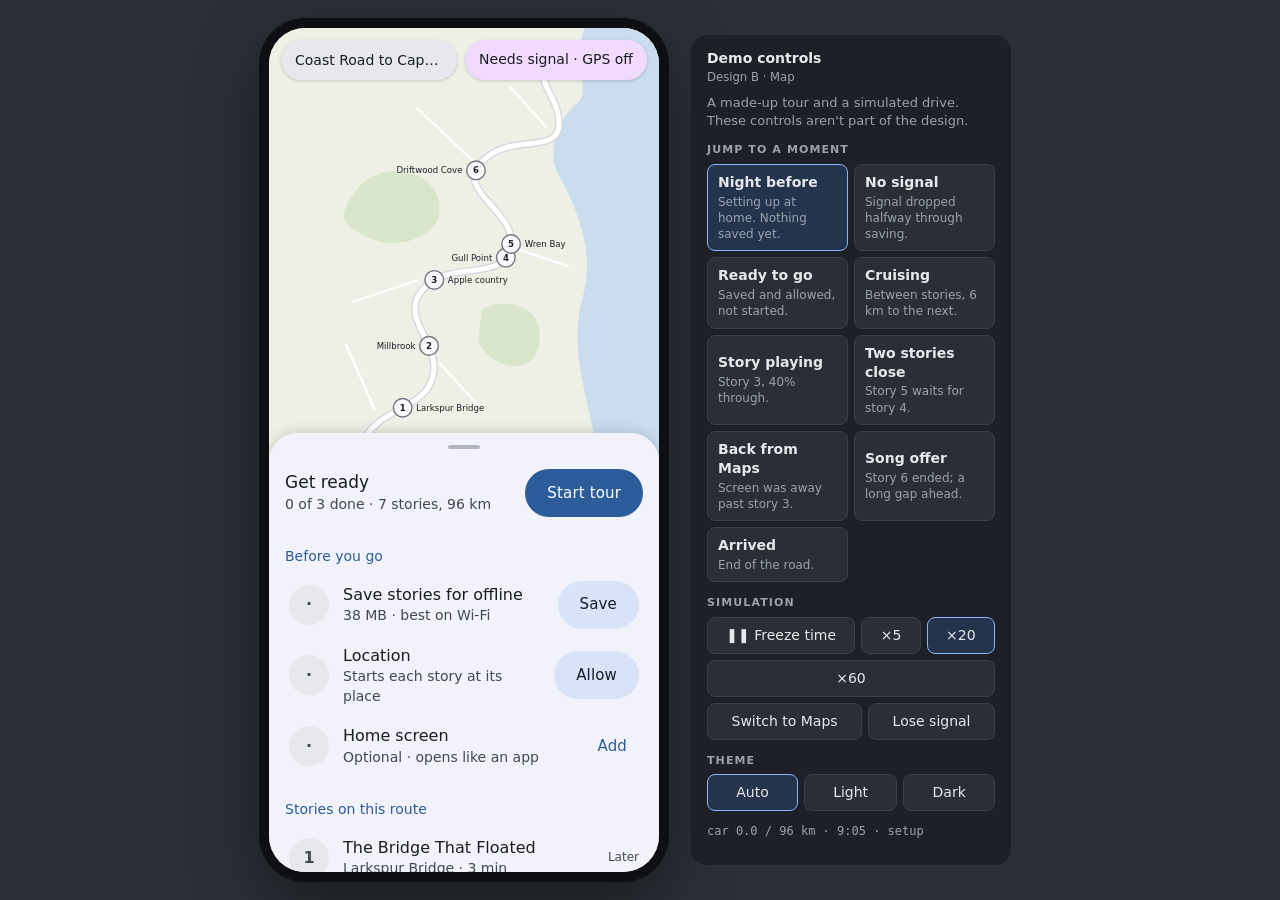
<file: experiments/ui_ux_redesign/b-map.html>
<!doctype html>
<!-- Design B · Map: a full-screen route map with a Material 3 bottom sheet. -->
<html lang="en">
<head>
<meta charset="utf-8">
<meta name="viewport" content="width=device-width, initial-scale=1, viewport-fit=cover">
<title>B · Map</title>
<style>
/* ---- Demo engine: phone frame, demo controls, toast. Not part of the design. ---- */
* { box-sizing: border-box; }
[hidden] { display: none !important; }
html, body { margin: 0; height: 100%; }
body { background: var(--bg); -webkit-tap-highlight-color: transparent; }
#phone { position: relative; height: 100vh; height: 100dvh; overflow: hidden; background: var(--bg); color: var(--fg); }
.demo-tab { position: fixed; right: 0; top: 46%; z-index: 1001; writing-mode: vertical-rl; padding: 12px 6px;
  border: 0; border-radius: 8px 0 0 8px; background: rgba(20, 22, 26, .78); color: #fff;
  font: 600 11px/1 system-ui, sans-serif; letter-spacing: .12em; text-transform: uppercase; cursor: pointer; }
.demo-scrim { position: fixed; inset: 0; z-index: 1002; background: rgba(0, 0, 0, .45); opacity: 0;
  pointer-events: none; transition: opacity .2s; }
.demo-panel { position: fixed; left: 0; right: 0; bottom: 0; z-index: 1003; max-height: 82vh; overflow: auto;
  padding: 14px 16px 24px; background: #1d2026; color: #e6e8eb; font: 14px/1.35 system-ui, sans-serif;
  border-radius: 16px 16px 0 0; transform: translateY(105%); transition: transform .25s; }
body.demo-open .demo-scrim { opacity: 1; pointer-events: auto; }
body.demo-open .demo-panel { transform: none; }
.demo-head { display: flex; justify-content: space-between; align-items: flex-start; gap: 8px; }
.demo-head small { display: block; color: #9aa3ad; margin-top: 2px; }
.demo-panel h4 { margin: 14px 0 6px; font-size: 11px; text-transform: uppercase; letter-spacing: .1em; color: #9aa3ad; }
.demo-note { margin: 8px 0 0; color: #9aa3ad; font-size: 13px; }
.demo-panel button { font: inherit; color: inherit; background: #2a2f37; border: 1px solid #3a414b;
  border-radius: 8px; padding: 8px 10px; cursor: pointer; }
.demo-panel button.on { border-color: #8ab4f8; background: #24344d; }
.demo-scen { display: grid; grid-template-columns: 1fr 1fr; gap: 6px; }
.demo-scen button { text-align: left; }
.demo-scen small { display: block; color: #9aa3ad; font-size: 12px; margin-top: 2px; }
.demo-row { display: flex; flex-wrap: wrap; gap: 6px; }
.demo-row button { flex: 1 1 auto; }
.demo-readout { margin-top: 12px; font: 12px/1.45 ui-monospace, Menlo, monospace; color: #9aa3ad; }
.demo-x { flex: none; width: 36px; height: 36px; padding: 0 !important; }
.demo-away { position: absolute; inset: 0; z-index: 900; display: grid; place-items: center; padding: 32px;
  text-align: center; background: rgba(8, 9, 11, .92); color: #eef0f2; font: 16px/1.45 system-ui, sans-serif; }
.demo-away button { margin-top: 12px; font: 600 16px system-ui, sans-serif; padding: 12px 18px; border-radius: 99px;
  border: 0; background: #fff; color: #111; cursor: pointer; }
.demo-toast { position: absolute; left: 16px; right: 16px; bottom: 116px; z-index: 950; padding: 12px 14px;
  border-radius: 12px; background: #23262b; color: #f1f3f4; font: 15px/1.35 system-ui, sans-serif;
  box-shadow: 0 6px 24px rgba(0, 0, 0, .3); }
@media (min-width: 820px) {
  html body { display: flex; align-items: center; justify-content: center; gap: 32px; min-height: 100vh; background: #2b2f36; }
  #phone { flex: none; width: 390px; height: 844px; max-height: calc(100vh - 40px); border-radius: 36px;
    box-shadow: 0 0 0 10px #0d0f12, 0 24px 70px rgba(0, 0, 0, .5); }
  .demo-tab, .demo-scrim, .demo-x { display: none; }
  .demo-panel { position: static; transform: none; width: 320px; max-height: calc(100vh - 40px); border-radius: 16px; }
}

/* ---- Design B tokens: Material 3 roles (blue seed). ---- */
:root {
  --bg: #f9f9ff; --fg: #191c20; --muted: #43474e; --outline: #73777f; --line: #c3c6cf;
  --primary: #2c5c9a; --on-primary: #ffffff; --primary-c: #d5e3ff; --on-primary-c: #001c3b;
  --secondary-c: #d9e3f8; --on-secondary-c: #121c2b; --tertiary: #6b5778; --tertiary-c: #f2daff;
  --s-low: #f2f3fa; --s: #ecedf4; --s-high: #e6e8ee; --s-top: #e1e2e8;
  --land: #eef0e6; --park: #d9e6cc; --sea: #c9ddef; --road: #ffffff; --road-edge: #d6d8de; --map-text: #5b605a;
}
@media (prefers-color-scheme: dark) {
  :root:not([data-theme="light"]) {
    --bg: #111318; --fg: #e2e2e9; --muted: #c3c6cf; --outline: #8d9199; --line: #43474e;
    --primary: #a6c8ff; --on-primary: #00315f; --primary-c: #0e4783; --on-primary-c: #d5e3ff;
    --secondary-c: #3d4758; --on-secondary-c: #d9e3f8; --tertiary: #d6bee4; --tertiary-c: #523f5f;
    --s-low: #191c20; --s: #1d2024; --s-high: #282a2f; --s-top: #33353a;
    --land: #1b1f1c; --park: #1f2a1d; --sea: #122130; --road: #3a3e44; --road-edge: #2a2d32; --map-text: #9aa09a;
  }
}
:root[data-theme="dark"] {
  --bg: #111318; --fg: #e2e2e9; --muted: #c3c6cf; --outline: #8d9199; --line: #43474e;
  --primary: #a6c8ff; --on-primary: #00315f; --primary-c: #0e4783; --on-primary-c: #d5e3ff;
  --secondary-c: #3d4758; --on-secondary-c: #d9e3f8; --tertiary: #d6bee4; --tertiary-c: #523f5f;
  --s-low: #191c20; --s: #1d2024; --s-high: #282a2f; --s-top: #33353a;
  --land: #1b1f1c; --park: #1f2a1d; --sea: #122130; --road: #3a3e44; --road-edge: #2a2d32; --map-text: #9aa09a;
}

#phone { font: 16px/1.4 Roboto, system-ui, sans-serif; background: var(--land); --sheet-h: 160px; }
button { font: inherit; color: inherit; cursor: pointer; }

/* Map */
#map { position: absolute; left: 0; right: 0; top: 0; bottom: calc(var(--sheet-h) - 24px); width: 100%; height: auto;
  transition: bottom .3s cubic-bezier(.2, 0, 0, 1); }
#map svg { width: 100%; height: 100%; display: block; }
.land { fill: var(--land); }
.park { fill: var(--park); }
.sea { fill: var(--sea); }
.minor { fill: none; stroke: var(--road); stroke-width: 3; stroke-linecap: round; }
.route-edge { fill: none; stroke: var(--road-edge); stroke-width: 11; stroke-linecap: round; }
.route { fill: none; stroke: var(--road); stroke-width: 7; stroke-linecap: round; }
.route-done { fill: none; stroke: var(--primary); stroke-width: 7; stroke-linecap: round; }
.place-lbl { fill: var(--map-text); font: 600 11px Roboto, system-ui, sans-serif; letter-spacing: .04em; text-transform: uppercase; }
.pin { cursor: pointer; }
.pin .zone { fill: var(--primary); fill-opacity: 0; }
.pin .dot { fill: var(--bg); stroke: var(--outline); stroke-width: 2; }
.pin .n { fill: var(--fg); font: 700 12px Roboto, system-ui, sans-serif; text-anchor: middle; }
.pin .lbl { fill: var(--fg); font: 500 12px Roboto, system-ui, sans-serif; paint-order: stroke; stroke: var(--land); stroke-width: 3px; }
.pin.armed .zone { fill-opacity: .14; }
.pin.armed .dot { stroke: var(--primary); }
.pin.played .dot { fill: var(--s-top); stroke: var(--s-top); }
.pin.played .n, .pin.skipped .n, .pin.played .lbl, .pin.skipped .lbl { fill: var(--outline); }
.pin.skipped .dot, .pin.missed .dot { stroke-dasharray: 3 3; }
.pin.missed .dot { stroke: var(--tertiary); }
.pin.queued .dot { stroke: var(--tertiary); stroke-width: 3; }
.pin.playing .zone { fill-opacity: .22; animation: pulse 1.6s ease-in-out infinite; }
.pin.playing .dot { fill: var(--primary); stroke: var(--primary); }
.pin.playing .n { fill: var(--on-primary); }
.pin.sel .dot { stroke-width: 4; stroke: var(--fg); }
@keyframes pulse { 50% { fill-opacity: .06; } }
.car-dot { fill: var(--primary); stroke: #fff; stroke-width: 3; }
.car-halo { fill: var(--primary); fill-opacity: .18; }
.car-arrow { fill: #fff; }

.fab { position: absolute; right: 16px; bottom: calc(var(--sheet-h) + 12px); z-index: 2; min-height: 48px; padding: 0 18px;
  border: 0; border-radius: 16px; background: var(--primary-c); color: var(--on-primary-c); font-weight: 500; font-size: 15px;
  box-shadow: 0 2px 6px rgba(0, 0, 0, .2); transition: bottom .3s cubic-bezier(.2, 0, 0, 1); }

/* Top bar */
.topbar { position: absolute; top: 12px; left: 12px; right: 12px; display: flex; gap: 8px; align-items: center; z-index: 2; }
.chip { min-height: 40px; display: inline-flex; align-items: center; gap: 8px; padding: 0 14px; border-radius: 99px;
  background: var(--s-high); color: var(--fg); box-shadow: 0 1px 3px rgba(0, 0, 0, .18); font-size: 14px; font-weight: 500; }
.chip.title { flex: 1; min-width: 0; white-space: nowrap; overflow: hidden; text-overflow: ellipsis; display: block; line-height: 40px; }
.chip .ok { width: 8px; height: 8px; border-radius: 50%; background: #3fa66b; }
.chip.warn { background: var(--tertiary-c); }

/* Bottom sheet */
.sheet { position: absolute; left: 0; right: 0; bottom: 0; height: var(--sheet-h); z-index: 3; display: flex; flex-direction: column;
  background: var(--s-low); border-radius: 28px 28px 0 0; box-shadow: 0 -2px 12px rgba(0, 0, 0, .14);
  transition: height .3s cubic-bezier(.2, 0, 0, 1); }
.sheet.dragging { transition: none; }
.grab { flex: none; height: 28px; display: grid; place-items: center; cursor: grab; touch-action: none; }
.grab span { width: 32px; height: 4px; border-radius: 2px; background: var(--outline); opacity: .5; }
.sheet-body { flex: 1; overflow: auto; padding: 0 16px 24px; overscroll-behavior: contain; }
.head { display: flex; align-items: center; gap: 14px; min-height: 64px; }
.avatar { flex: none; width: 44px; height: 44px; border-radius: 14px; display: grid; place-items: center; font-weight: 700;
  background: var(--primary-c); color: var(--on-primary-c); font-size: 18px; }
.avatar.outline { background: transparent; border: 2px solid var(--primary); color: var(--primary); }
.head-t { flex: 1; min-width: 0; }
.head-t b { display: block; font-size: 17px; font-weight: 500; white-space: nowrap; overflow: hidden; text-overflow: ellipsis; }
.head-t small { display: block; color: var(--muted); font-size: 14px; }
.icon-btn { flex: none; width: 48px; height: 48px; border-radius: 50%; border: 0; background: transparent; display: grid; place-items: center; color: var(--muted); }
.icon-btn.tonal { background: var(--primary); color: var(--on-primary); width: 56px; height: 56px; border-radius: 18px; }
.icon-btn svg { width: 24px; height: 24px; fill: currentColor; }
.lin { height: 4px; border-radius: 2px; background: var(--s-top); overflow: hidden; margin: 6px 0 2px; }
.lin > div { height: 100%; background: var(--primary); width: 0; transition: width .2s linear; }
.q { margin: 8px 0 0; font-size: 14px; color: var(--muted); }
.filled, .tonal, .outlined, .text { min-height: 48px; padding: 0 22px; border-radius: 99px; font-weight: 500; font-size: 15px; letter-spacing: .01em; }
.filled { border: 0; background: var(--primary); color: var(--on-primary); }
.tonal { border: 0; background: var(--secondary-c); color: var(--on-secondary-c); }
.outlined { border: 1px solid var(--outline); background: transparent; color: var(--primary); }
.text { border: 0; background: transparent; color: var(--primary); padding: 0 12px; }
.card { margin-top: 12px; padding: 16px; border-radius: 16px; background: var(--s-high); }
.card.offer { background: var(--tertiary-c); }
.card .over { margin: 0; font-size: 12px; font-weight: 500; letter-spacing: .06em; text-transform: uppercase; color: var(--muted); }
.card h3 { margin: 4px 0 0; font-size: 18px; font-weight: 500; }
.card p { margin: 4px 0 0; color: var(--muted); font-size: 14px; }
.card .row { display: flex; gap: 8px; margin-top: 12px; flex-wrap: wrap; }
.sec { margin: 22px 0 6px; font-size: 14px; font-weight: 500; color: var(--primary); }
.items { list-style: none; margin: 0; padding: 0; }
.item { display: flex; align-items: center; gap: 14px; min-height: 64px; padding: 8px 4px; border-radius: 12px; }
button.item { width: 100%; border: 0; background: none; text-align: left; }
.item .lead { flex: none; width: 40px; height: 40px; border-radius: 50%; display: grid; place-items: center; font-weight: 700;
  background: var(--s-high); color: var(--muted); }
.item.played .lead { background: var(--s-top); color: var(--outline); }
.item.playing .lead { background: var(--primary); color: var(--on-primary); }
.item.queued .lead, .item.missed .lead { background: var(--tertiary-c); color: var(--fg); }
.item.armed .lead { background: var(--primary-c); color: var(--on-primary-c); }
.item .mid { flex: 1; min-width: 0; }
.item .mid b { display: block; font-weight: 500; }
.item .mid small { display: block; color: var(--muted); font-size: 14px; }
.item.played .mid b, .item.skipped .mid b { color: var(--muted); }
.item .trail { flex: none; font-size: 12px; color: var(--muted); }
.check { flex: none; width: 24px; height: 24px; border-radius: 50%; background: var(--primary); color: var(--on-primary);
  display: grid; place-items: center; font-size: 14px; }
.dl-line { color: var(--muted); }
.back { margin: 0 0 4px -8px; }
.detail h2 { margin: 4px 0 2px; font-size: 24px; font-weight: 400; line-height: 1.2; }
.detail .meta { color: var(--muted); margin: 0; }
.detail .teaser { margin: 14px 0 0; }
.detail .row { display: flex; gap: 8px; flex-wrap: wrap; margin-top: 18px; }
.log { margin: 4px 0 0; padding-left: 20px; color: var(--muted); font-size: 14px; }
.log li { margin-bottom: 4px; }
</style>
</head>
<body>
<div id="phone">
  <div id="map">
    <svg viewBox="0 0 390 620" preserveAspectRatio="xMidYMid meet" aria-label="Route map">
      <rect class="land" x="-400" y="-400" width="1190" height="1420"/>
      <path class="park" d="M30 260 C 60 210, 140 220, 150 270 S 90 340, 50 320 S 10 290, 30 260 Z"/>
      <path class="park" d="M210 420 C 250 400, 300 420, 290 470 S 220 500, 205 465 Z"/>
      <path class="sea" d="M372 -400 L 790 -400 L 790 1020 L 395 1020 C 380 900, 400 760, 372 620 C 352 520, 332 470, 352 400
        C 368 340, 344 280, 316 230 C 300 200, 318 150, 346 130 C 362 110, 336 70, 350 40 C 360 0, 380 -100, 372 -400 Z"/>
      <path class="minor" d="M60 560 L 20 470 M150 495 L 210 560 M120 380 L 30 410 M240 330 L 330 360 M200 215 L 120 140 M300 165 L 250 110"/>
      <path class="route-edge" d="M48 598 C 74 556, 132 560, 142 512 S 92 434, 128 392 S 238 384, 250 334 S 170 256, 210 214 S 318 206, 318 160 S 266 96, 322 56"/>
      <path id="route" class="route" d="M48 598 C 74 556, 132 560, 142 512 S 92 434, 128 392 S 238 384, 250 334 S 170 256, 210 214 S 318 206, 318 160 S 266 96, 322 56"/>
      <path id="done" class="route-done" d="M48 598 C 74 556, 132 560, 142 512 S 92 434, 128 392 S 238 384, 250 334 S 170 256, 210 214 S 318 206, 318 160 S 266 96, 322 56"/>
      <text class="place-lbl" x="60" y="612">Port Ellis</text>
      <g id="pins"></g>
      <g id="car"><circle class="car-halo" r="20"/><circle class="car-dot" r="10"/><path class="car-arrow" d="M0 -5 L4 4 L0 2 L-4 4 Z"/></g>
    </svg>
  </div>
  <button class="fab" id="fab" data-act="follow"></button>
  <div class="topbar"><div class="chip title">${title}</div><div class="chip" id="status"></div></div>
  <section id="sheet" class="sheet">
    <div class="grab" id="grab" aria-label="Drag to resize"><span></span></div>
    <div class="sheet-body" id="body"></div>
  </section>
</div>
<script>
/* ======================================================================
   Demo engine, identical in all three designs: a made-up tour, a
   simulated drive and the demo controls. Not part of any design.
   It follows the real player's rules (site/player/app.js): stops play in
   order, a stop that triggers while another plays waits its turn, no GPS
   reaches the page while it's in the background, and stops passed
   meanwhile are offered, never auto-played.
   ====================================================================== */
const TOUR = {
  title: "Coast Road to Cape Wren",
  start: "Port Ellis",
  km: 96,
  mb: 38,
  stops: [
    { n: 1, title: "The Bridge That Floated", place: "Crossing Larkspur Bridge", short: "Larkspur Bridge", at: 8, dur: 172, art: "🌉",
      teaser: "Why the first bridge here was built on barrels.",
      kids: "If you had to build a bridge out of things in this car, what would you use?" },
    { n: 2, title: "The Town with Two Names", place: "Entering Millbrook", short: "Millbrook", at: 21, dur: 181, art: "🏘️",
      teaser: "Two mapmakers, one town, and a forty-year argument.",
      kids: "If our street got a new name, what should it be?" },
    { n: 3, title: "Orchards on the Hill", place: "Passing the apple country", short: "Apple country", at: 34, dur: 180, art: "🍎",
      teaser: "A whole valley of trees, grown from one pip.",
      kids: "Count the orchards until the next story. Who sees the most?" },
    { n: 4, title: "The Postman Who Swam", place: "Gull Point lookout", short: "Gull Point", at: 47, dur: 185, art: "✉️",
      teaser: "Mail day on the island meant a very cold swim.",
      kids: "What's the furthest you'd go to deliver one letter?" },
    { n: 5, title: "Children of the Lighthouse", place: "Coming into Wren Bay", short: "Wren Bay", at: 49.5, dur: 176, art: "⛵",
      teaser: "School was a rowing boat away.",
      kids: "Would you like to live in a lighthouse? What would you miss?" },
    { n: 6, title: "The Shipwreck Library", place: "Driving past Driftwood Cove", short: "Driftwood Cove", at: 64, dur: 190, art: "📚",
      teaser: "A cargo of books washed ashore, and the town kept them.",
      kids: "If a crate washed up on the beach, what do you hope is inside?",
      song: { title: "Saltwater Sky", artist: "The Paper Lanterns", length: 214, why: "A made-up song about this stretch of coast." } },
    { n: 7, title: "The Light at the End of the Land", place: "Arriving at Cape Wren", short: "Cape Wren", at: 92, dur: 200, art: "🌅",
      teaser: "Why the lighthouse wears stripes.",
      kids: "Invent a secret signal with a torch. What does it mean?" },
  ],
};
const TRIGGER_KM = 0.6; // a stop starts this far before its point
const LOOKAHEAD = 2; // like tour.json `lookahead`
const START_TIME = 9 * 3600 + 5 * 60; // the simulated drive leaves at 9:05

const S = { rate: 20, frozen: false, theme: "auto", rev: 0 };
let seq = 0;
function reset() {
  Object.assign(S, {
    phase: "setup", downloaded: 0, downloading: false, located: false, installed: false, online: true,
    km: 0, speed: 80, clock: 0, away: false, cursor: 0, status: TOUR.stops.map(() => "upcoming"),
    playing: null, queue: [], missed: [], song: null, feed: [], near: new Set(),
  });
  bump();
}
function bump() { S.rev++; }
function emit(kind, i = null, extra = {}) { S.feed.push({ id: ++seq, kind, i, clock: S.clock, km: S.km, ...extra }); bump(); }

const stop = (i) => TOUR.stops[i];
function nextUp() { for (let i = S.cursor; i < TOUR.stops.length; i++) if (S.status[i] === "upcoming") return i; return null; }
function distTo(i) { return Math.max(0, stop(i).at - TRIGGER_KM - S.km); }
function minsTo(i) { return (distTo(i) / S.speed) * 60; }
function heard() { return S.status.filter((s) => s === "played").length; }

function checkTriggers() {
  const win = [];
  for (let i = S.cursor; i < TOUR.stops.length && win.length < LOOKAHEAD; i++) if (S.status[i] === "upcoming") win.push(i);
  for (const i of win) if (S.km >= stop(i).at - TRIGGER_KM) return trigger(i, "gps");
  const n = nextUp();
  if (n != null && !S.near.has(n) && distTo(n) <= 3) { S.near.add(n); emit("near", n); }
}
function trigger(i, cause) {
  for (let j = S.cursor; j < i; j++) if (S.status[j] === "upcoming") S.status[j] = "skipped";
  S.cursor = Math.max(S.cursor, i + 1);
  if (S.playing) { S.queue.push(i); S.status[i] = "queued"; emit("queued", i); }
  else play(i, cause);
}
function play(i, cause) {
  S.near.add(i);
  S.playing = { i, t: 0, paused: false };
  S.status[i] = "playing";
  S.song = null;
  S.missed = S.missed.filter((m) => m !== i);
  emit("play", i, { cause });
}
function finish() {
  const i = S.playing.i;
  S.status[i] = "played";
  S.playing = null;
  emit("done", i);
  if (S.queue.length) return play(S.queue.shift(), "queue");
  const song = stop(i).song, n = nextUp();
  if (song && (n == null || minsTo(n) * 60 > song.length + 60)) { S.song = i; emit("song", i); }
}
function step(dt) {
  if (S.phase === "drive") {
    S.km = Math.min(TOUR.km, S.km + (S.speed / 3600) * dt);
    S.clock += dt;
    if (!S.away) checkTriggers();
  }
  if (S.playing && !S.playing.paused && (S.playing.t += dt) >= stop(S.playing.i).dur) finish();
  if (S.phase === "drive" && S.km >= TOUR.km && !S.playing) { S.phase = "done"; emit("arrive"); }
}
function setAway(on) {
  if (on === S.away) return;
  S.away = on;
  emit(on ? "away" : "back");
  if (!on && S.phase === "drive")
    for (let i = S.cursor; i < TOUR.stops.length; i++)
      if (S.status[i] === "upcoming" && S.km > stop(i).at + 0.3) {
        S.status[i] = "missed"; S.missed.push(i); S.cursor = i + 1; emit("missed", i);
      }
}

/** What the design's buttons do (data-act="name" data-i="index"). */
const act = {
  download() {
    if (S.downloaded >= 1 || S.downloading) return;
    if (!S.online) return toast("No signal here. Try again where you have coverage.");
    S.downloading = true; bump();
  },
  allowLocation() { S.located = true; bump(); },
  install() { S.installed = true; bump(); toast("Added to the home screen (simulated)."); },
  start() { S.located = true; S.phase = "drive"; emit("start"); },
  pause() { if (S.playing) { S.playing.paused = !S.playing.paused; bump(); } },
  skip() {
    if (!S.playing) return;
    const i = S.playing.i;
    S.status[i] = "skipped"; S.playing = null; emit("skip", i);
    if (S.queue.length) play(S.queue.shift(), "queue");
  },
  playNow(i) {
    if (S.playing) { const p = S.playing.i; S.status[p] = S.playing.t > stop(p).dur * 0.9 ? "played" : "skipped"; S.playing = null; }
    for (let j = S.cursor; j < i; j++) if (S.status[j] === "upcoming") S.status[j] = "skipped";
    const later = S.queue.filter((q) => q > i);
    S.queue.forEach((q) => (S.status[q] = q < i ? "skipped" : "upcoming"));
    S.queue = [];
    S.cursor = Math.max(S.cursor, i + 1);
    if (later.length) S.cursor = Math.min(S.cursor, ...later);
    S.missed = S.missed.filter((m) => m !== i);
    play(i, "manual");
  },
  playMissed(i) {
    S.missed = S.missed.filter((m) => m !== i);
    if (S.playing) { S.queue.push(i); S.status[i] = "queued"; emit("queued", i); } else play(i, "missed");
  },
  dismissMissed(i) { S.missed = S.missed.filter((m) => m !== i); S.status[i] = "skipped"; emit("skip", i); },
  openSong(i) { const s = stop(i).song; S.song = null; bump(); toast(`Would open Spotify: “${s.title}” by ${s.artist}.`); },
  dismissSong() { S.song = null; bump(); },
  navigate(i) { toast(`Would open Google Maps: stops ${i + 1}–${TOUR.stops.length}, then home.`); },
  restart() {
    const keep = { downloaded: S.downloaded, located: S.located, installed: S.installed };
    reset(); Object.assign(S, keep);
  },
};

const esc = (s) => String(s).replace(/[&<>"]/g, (c) => ({ "&": "&amp;", "<": "&lt;", ">": "&gt;", '"': "&quot;" })[c]);
const fmtTime = (s) => `${Math.floor(s / 60)}:${String(Math.floor(s % 60)).padStart(2, "0")}`;
const fmtKm = (km) => (km < 1 ? `${Math.max(50, Math.round(km * 20) * 50)} m` : km < 10 ? `${km.toFixed(1)} km` : `${Math.round(km)} km`);
const fmtMins = (m) => (m < 1 ? "under a minute" : m < 60 ? `${Math.round(m)} min` : `${Math.floor(m / 60)} h ${Math.round(m % 60)} min`);
function fmtClock(c) {
  const t = START_TIME + c, h = Math.floor(t / 3600) % 24, m = Math.floor(t / 60) % 60;
  return `${h % 12 || 12}:${String(m).padStart(2, "0")}`;
}

let toastTimer;
function toast(msg) {
  const t = document.querySelector(".demo-toast");
  t.textContent = msg; t.hidden = false;
  clearTimeout(toastTimer);
  toastTimer = setTimeout(() => (t.hidden = true), 3000);
}

/* ---- Scenarios: each resets, then fast-forwards the same simulation. ---- */
function ff(toKm, untilDone) {
  for (let guard = 1e5; guard-- && (S.km < toKm - 1e-9 || (untilDone && S.phase !== "done")); ) step(1);
}
function ready() { S.downloaded = 1; S.located = true; S.installed = true; }
function startDrive() { ready(); act.start(); }
const SCENARIOS = [
  ["Night before", "Setting up at home. Nothing saved yet.", () => {}],
  ["No signal", "Signal dropped halfway through saving.", () => { S.downloaded = 0.45; S.online = false; S.located = true; }],
  ["Ready to go", "Saved and allowed, not started.", ready],
  ["Cruising", "Between stories, 6 km to the next.", () => { startDrive(); ff(27); }],
  ["Story playing", "Story 3, 40% through.", () => { startDrive(); ff(35); }],
  ["Two stories close", "Story 5 waits for story 4.", () => { startDrive(); ff(49.3); }],
  ["Back from Maps", "Screen was away past story 3.", () => { startDrive(); ff(29); setAway(true); ff(37); setAway(false); }],
  ["Song offer", "Story 6 ended; a long gap ahead.", () => { startDrive(); ff(69); }],
  ["Arrived", "End of the road.", () => { startDrive(); ff(TOUR.km, true); }],
];
function scenario(k) { reset(); SCENARIOS[k][2](); S.scenario = k; bump(); }

/* ---- Demo controls ---- */
function buildPanel(name) {
  document.body.insertAdjacentHTML("beforeend", `
<button class="demo-tab" data-demo="open">Demo</button>
<div class="demo-scrim" data-demo="close"></div>
<aside class="demo-panel" aria-label="Demo controls">
  <div class="demo-head"><div><b>Demo controls</b><small>${name}</small></div>
    <button class="demo-x" data-demo="close" aria-label="Close">✕</button></div>
  <p class="demo-note">A made-up tour and a simulated drive. These controls aren't part of the design.</p>
  <h4>Jump to a moment</h4>
  <div class="demo-scen">${SCENARIOS.map((s, k) => `<button data-demo="scen" data-k="${k}"><b>${s[0]}</b><small>${s[1]}</small></button>`).join("")}</div>
  <h4>Simulation</h4>
  <div class="demo-row"><button data-demo="freeze"></button>${[5, 20, 60].map((r) => `<button data-demo="rate" data-r="${r}">×${r}</button>`).join("")}</div>
  <div class="demo-row" style="margin-top:6px"><button data-demo="away"></button><button data-demo="online"></button></div>
  <h4>Theme</h4>
  <div class="demo-row">${["auto", "light", "dark"].map((t) => `<button data-demo="theme" data-t="${t}">${t[0].toUpperCase() + t.slice(1)}</button>`).join("")}</div>
  <div class="demo-readout"></div>
</aside>`);
  document.querySelector("#phone").insertAdjacentHTML("beforeend", `
<div class="demo-away" hidden><div>
  <p><b>Simulated: you switched to Google Maps</b> (or the screen locked).</p>
  <p>Chrome sends this page no GPS meanwhile. A story that's already playing keeps going.</p>
  <button data-demo="away">Come back to the tour</button></div></div>
<div class="demo-toast" hidden></div>`);
}
function renderPanel(full) {
  const q = (s) => document.querySelector(s);
  q(".demo-readout").textContent =
    `car ${S.km.toFixed(1)} / ${TOUR.km} km · ${fmtClock(S.clock)} · ${S.phase}` +
    (S.playing ? ` · playing ${S.playing.i + 1} at ${fmtTime(S.playing.t)}` : "") +
    (S.queue.length ? ` · queued ${S.queue.map((i) => i + 1).join(",")}` : "");
  if (!full) return;
  document.querySelectorAll("[data-demo=scen]").forEach((b) => b.classList.toggle("on", +b.dataset.k === S.scenario));
  document.querySelectorAll("[data-demo=rate]").forEach((b) => b.classList.toggle("on", +b.dataset.r === S.rate));
  document.querySelectorAll("[data-demo=theme]").forEach((b) => b.classList.toggle("on", b.dataset.t === S.theme));
  q(".demo-panel [data-demo=freeze]").textContent = S.frozen ? "▶ Run time" : "❚❚ Freeze time";
  q(".demo-panel [data-demo=away]").textContent = S.away ? "Come back to the tour" : "Switch to Maps";
  q(".demo-panel [data-demo=online]").textContent = S.online ? "Lose signal" : "Get signal back";
  q(".demo-away").hidden = !S.away;
  if (S.theme === "auto") delete document.documentElement.dataset.theme;
  else document.documentElement.dataset.theme = S.theme;
}

let UI = { render() {}, acts: {} };
document.addEventListener("click", (e) => {
  const d = e.target.closest("[data-demo]");
  if (d) {
    const k = d.dataset.demo, body = document.body.classList;
    if (k === "open") body.add("demo-open");
    else if (k === "close") body.remove("demo-open");
    else if (k === "scen") { scenario(+d.dataset.k); body.remove("demo-open"); }
    else if (k === "rate") S.rate = +d.dataset.r;
    else if (k === "freeze") S.frozen = !S.frozen;
    else if (k === "away") { setAway(!S.away); body.remove("demo-open"); }
    else if (k === "online") S.online = !S.online;
    else if (k === "theme") S.theme = d.dataset.t;
    bump();
    return;
  }
  const b = e.target.closest("[data-act]");
  if (!b || b.disabled) return;
  const name = b.dataset.act, fn = UI.acts[name] || act[name];
  if (!fn) return console.warn("no action", name);
  fn(b.dataset.i == null ? undefined : Number(b.dataset.i));
  bump();
});

let lastTick = performance.now(), lastRev = -1;
function loop() {
  const now = performance.now(), dt = Math.min(0.5, (now - lastTick) / 1000);
  lastTick = now;
  if (!S.frozen) {
    if (S.downloading) {
      if (!S.online) { S.downloading = false; bump(); }
      else if ((S.downloaded = Math.min(1, S.downloaded + dt / 4)) >= 1) { S.downloading = false; bump(); }
    }
    for (let sim = dt * S.rate; sim > 0; sim -= 1) step(Math.min(1, sim));
  }
  const full = S.rev !== lastRev;
  lastRev = S.rev;
  UI.render(full);
  renderPanel(full);
}
const Demo = {
  mount(ui) {
    UI = { acts: {}, ...ui };
    buildPanel(ui.name);
    scenario(0);
    loop();
    setInterval(loop, 100);
  },
};
</script>
<script>
/* ========================= Design B · Map ========================= */
const $ = (s) => document.querySelector(s);
const phone = $("#phone");
const B = { snap: "peek", sel: null, log: false, offerKey: "", follow: true, phase: null };
const ICON = {
  play: '<svg viewBox="0 0 24 24"><path d="M8 5v14l11-7z"/></svg>',
  pause: '<svg viewBox="0 0 24 24"><path d="M6 5h4v14H6zM14 5h4v14h-4z"/></svg>',
  next: '<svg viewBox="0 0 24 24"><path d="M6 18l8.5-6L6 6v12zM16 6v12h2V6h-2z"/></svg>',
};
const STATE = { upcoming: "Later", playing: "Playing", queued: "Up next", played: "Heard", skipped: "Skipped", missed: "Missed", armed: "Listening" };

$(".chip.title").textContent = TOUR.title;
const route = $("#route"), L = route.getTotalLength();
const at = (km) => route.getPointAtLength(L * Math.min(1, Math.max(0, km / TOUR.km)));
const SIDE = ["r", "l", "r", "l", "r", "l", "l"];
$("#pins").innerHTML = TOUR.stops.map((s, i) => {
  const p = at(s.at), r = SIDE[i] === "r";
  return `<g class="pin" data-act="select" data-i="${i}" transform="translate(${p.x.toFixed(1)} ${p.y.toFixed(1)})">
    <circle class="zone" r="26"/><circle class="dot" r="13"/><text class="n" dy=".35em">${s.n}</text>
    <text class="lbl" x="${r ? 19 : -19}" dy=".35em" text-anchor="${r ? "start" : "end"}">${s.short}</text></g>`;
}).join("");
$("#done").style.strokeDasharray = `0 ${L}`;

/** Driving: follow the car, zoomed in, a little behind it. Otherwise: the whole route. */
function camera() {
  const el = $("#map"), w = el.clientWidth, h = el.clientHeight;
  if (!w || !h) return;
  const ar = h / w, follow = B.follow && S.phase === "drive" && B.sel == null;
  let cx, cy, vw;
  if (follow) { const p = at(S.km); vw = 250; cx = p.x; cy = p.y - vw * ar * 0.12; }
  else if (B.sel != null && S.phase !== "setup") { const p = at(stop(B.sel).at); vw = 300; cx = p.x; cy = p.y; }
  else { vw = Math.max(340, 600 / ar); cx = 185; cy = 327; }
  $("#map svg").setAttribute("viewBox", `${(cx - vw / 2).toFixed(1)} ${(cy - (vw * ar) / 2).toFixed(1)} ${vw.toFixed(1)} ${(vw * ar).toFixed(1)}`);
}

/** A stop is "armed" when GPS may trigger it next: the real player's lookahead window. */
function pinState(i) {
  const st = S.status[i];
  if (st !== "upcoming" || S.phase !== "drive") return st;
  const n = nextUp();
  return n === i ? "armed" : "upcoming";
}

/* ---- Sheet sizes ---- */
function heights() {
  const H = phone.clientHeight;
  return { peek: 168, half: Math.round(H * 0.52), full: H - 64 };
}
function setSnap(s) { B.snap = s; phone.style.setProperty("--sheet-h", `${heights()[s]}px`); }
(() => {
  const grab = $("#grab"), sheet = $("#sheet");
  let y0 = null, h0 = 0, moved = false;
  grab.addEventListener("pointerdown", (e) => {
    y0 = e.clientY; h0 = sheet.getBoundingClientRect().height; moved = false;
    grab.setPointerCapture(e.pointerId); sheet.classList.add("dragging");
  });
  grab.addEventListener("pointermove", (e) => {
    if (y0 == null) return;
    const dy = y0 - e.clientY;
    if (Math.abs(dy) > 4) moved = true;
    const hs = heights();
    phone.style.setProperty("--sheet-h", `${Math.max(hs.peek - 40, Math.min(hs.full, h0 + dy))}px`);
  });
  grab.addEventListener("pointerup", (e) => {
    if (y0 == null) return;
    sheet.classList.remove("dragging");
    const hs = heights(), h = sheet.getBoundingClientRect().height;
    if (!moved) setSnap(B.snap === "peek" ? "half" : B.snap === "half" ? "full" : "peek");
    else setSnap(Object.keys(hs).reduce((a, k) => (Math.abs(hs[k] - h) < Math.abs(hs[a] - h) ? k : a), "peek"));
    y0 = null;
  });
  addEventListener("resize", () => setSnap(B.snap));
})();

/* ---- Sheet content ---- */
function headHTML() {
  const p = S.playing, n = nextUp();
  if (S.phase === "setup") {
    const done = [S.downloaded >= 1, S.located, S.installed].filter(Boolean).length;
    return `<div class="head"><div class="head-t"><b>Get ready</b><small>${done} of 3 done · ${TOUR.stops.length} stories, ${TOUR.km} km</small></div>
      <button class="filled" data-act="start">Start tour</button></div>`;
  }
  if (p) {
    const s = stop(p.i);
    return `<div class="head"><span class="avatar">${s.n}</span>
      <div class="head-t"><b>${s.title}</b><small><span id="t-now"></span> · ${s.short}</small></div>
      <button class="icon-btn tonal" data-act="pause" aria-label="${p.paused ? "Play" : "Pause"}">${p.paused ? ICON.play : ICON.pause}</button>
      <button class="icon-btn" data-act="skip" aria-label="Skip">${ICON.next}</button></div>
      <div class="lin"><div id="prog"></div></div>
      ${S.queue.length ? `<p class="q">Then ${stop(S.queue[0]).n} · ${stop(S.queue[0]).title}, right after this one</p>` : ""}`;
  }
  if (S.phase === "done")
    return `<div class="head"><span class="avatar">✓</span><div class="head-t"><b>Arrived at ${stop(TOUR.stops.length - 1).short}</b>
      <small>${heard()} of ${TOUR.stops.length} stories heard</small></div><button class="tonal" data-act="restart">Start over</button></div>`;
  if (n == null) return `<div class="head"><div class="head-t"><b>No more stories</b><small>Drive safely the rest of the way</small></div></div>`;
  const s = stop(n);
  return `<div class="head"><span class="avatar outline">${s.n}</span>
    <div class="head-t"><small>Next story · <span id="d-next"></span></small><b>${s.title}</b></div>
    <button class="tonal" data-act="playNow" data-i="${n}">Play now</button></div>`;
}
function offersHTML() {
  let h = "";
  for (const i of S.missed)
    h += `<div class="card offer"><p class="over">Passed while you were away</p><h3>${stop(i).n} · ${stop(i).title}</h3>
      <p>The phone was in another app at ${stop(i).short}, so this one didn't start.</p>
      <div class="row"><button class="filled" data-act="playMissed" data-i="${i}">Play it</button>
      <button class="text" data-act="dismissMissed" data-i="${i}">Skip</button></div></div>`;
  if (S.song != null) {
    const sg = stop(S.song).song;
    h += `<div class="card"><p class="over">Song for this stretch · for passengers</p><h3>${esc(sg.title)}</h3>
      <p>${esc(sg.artist)} · ${fmtTime(sg.length)}. ${esc(sg.why)}</p>
      <div class="row"><button class="filled" data-act="openSong" data-i="${S.song}">Play on Spotify</button>
      <button class="text" data-act="dismissSong">No thanks</button></div></div>`;
  }
  return h;
}
function setupHTML() {
  const dl = S.downloaded >= 1, pct = Math.round(S.downloaded * 100);
  const dlSub = dl ? "Works with no signal" : S.downloading ? `Saving… <span id="dl-pct">${pct}</span>%`
    : !S.online && S.downloaded > 0 ? `No signal · ${pct}% saved` : `${TOUR.mb} MB · best on Wi-Fi`;
  const row = (ok, title, sub, btn) => `<li class="item">${ok ? '<span class="check">✓</span>' : '<span class="lead">·</span>'}
    <div class="mid"><b>${title}</b><small>${sub}</small></div>${ok ? "" : btn}</li>`;
  return `<h3 class="sec">Before you go</h3><ul class="items">
    ${row(dl, "Save stories for offline", dlSub, S.downloading ? "" : `<button class="tonal" data-act="download">${S.downloaded ? "Resume" : "Save"}</button>`)}
    ${row(S.located, "Location", "Starts each story at its place", `<button class="tonal" data-act="allowLocation">Allow</button>`)}
    ${row(S.installed, "Home screen", "Optional · opens like an app", `<button class="text" data-act="install">Add</button>`)}
  </ul>${S.downloading ? `<div class="lin"><div id="dl-bar"></div></div>` : ""}`;
}
function listHTML() {
  return `<h3 class="sec">Stories on this route</h3><ul class="items">${TOUR.stops.map((s, i) => {
    const st = pinState(i);
    return `<li><button class="item ${st}" data-act="select" data-i="${i}"><span class="lead">${s.n}</span>
      <span class="mid"><b>${s.title}</b><small>${s.short} · ${Math.round(s.dur / 60)} min</small></span>
      <span class="trail">${STATE[st]}</span></button></li>`;
  }).join("")}</ul>`;
}
function describe(e) {
  const s = e.i != null ? `${stop(e.i).n} · ${stop(e.i).title}` : "";
  const cause = { gps: "reached its place", manual: "tapped Play now", queue: "after the story before", missed: "chosen after passing" };
  return {
    start: "Tour started", near: `${s} within 3 km`, play: `Played ${s}: ${cause[e.cause]}`, queued: `${s} waited its turn`,
    done: `Finished ${s}`, skip: `Skipped ${s}`, song: `Song offered after ${s}`, missed: `${s} passed while away`,
    away: "Page in background, no GPS", back: "Back on the page", arrive: "Arrived",
  }[e.kind];
}
function moreHTML() {
  return `<h3 class="sec">More</h3><div class="row" style="display:flex;gap:8px;flex-wrap:wrap">
    <button class="outlined" data-act="toggleLog">${B.log ? "Hide event log" : "Event log"}</button>
    <button class="outlined" data-act="restart">Start over</button></div>
    ${B.log ? `<ol class="log">${S.feed.slice().reverse().map((e) => `<li>${fmtClock(e.clock)} · ${describe(e)}</li>`).join("")}</ol>` : ""}`;
}
function detailHTML(i) {
  const s = stop(i), st = S.status[i];
  return `<div class="detail"><button class="text back" data-act="unselect">← All stories</button>
    <p class="over" style="margin:0;color:var(--primary);font-weight:500">Story ${s.n} of ${TOUR.stops.length} · ${STATE[pinState(i)]}</p>
    <h2>${s.title}</h2><p class="meta">${s.place} · ${fmtTime(s.dur)}</p>
    <p class="teaser">${s.teaser}</p>
    ${s.song ? `<p class="meta">Followed by a song: ${esc(s.song.title)} · ${esc(s.song.artist)}</p>` : ""}
    <div class="row">${S.playing?.i === i ? `<button class="filled" data-act="pause">${S.playing.paused ? "Resume" : "Pause"}</button>`
      : `<button class="filled" data-act="playNow" data-i="${i}">${st === "played" ? "Play again" : "Play now"}</button>`}
      <button class="outlined" data-act="navigate" data-i="${i}">Navigate from here</button></div></div>`;
}

/* ---- Render ---- */
function render(full) {
  if (full) {
    if (S.phase !== B.phase) { B.phase = S.phase; B.sel = null; B.follow = true; setSnap(S.phase === "drive" ? "peek" : "half"); }
    const fab = $("#fab");
    fab.hidden = S.phase !== "drive" || B.sel != null;
    fab.textContent = B.follow ? "Whole route" : "Follow car";
    const key = `${S.missed.join()}|${S.song}`;
    if (key !== B.offerKey && (S.missed.length || S.song != null) && B.snap === "peek") setSnap("half");
    B.offerKey = key;
    const body = $("#body"), top = body.scrollTop;
    body.innerHTML = B.sel != null ? detailHTML(B.sel)
      : headHTML() + offersHTML() + (S.phase === "setup" ? setupHTML() : "") + listHTML() + moreHTML();
    body.scrollTop = top;
    document.querySelectorAll(".pin").forEach((g, i) => { g.setAttribute("class", `pin ${pinState(i)} ${B.sel === i ? "sel" : ""}`); });
    const issues = [];
    if (S.downloaded < 1) issues.push(S.online ? "Needs signal" : "No signal");
    if (!S.located) issues.push("GPS off");
    const status = $("#status");
    status.className = `chip ${issues.length ? "warn" : ""}`;
    status.innerHTML = issues.length ? issues.join(" · ") : '<span class="ok"></span>Offline ready';
  }
  camera();
  const f = S.km / TOUR.km, p = at(S.km), q = at(S.km + 0.4);
  $("#done").style.strokeDasharray = `${L * f} ${L}`;
  const ang = (Math.atan2(q.y - p.y, q.x - p.x) * 180) / Math.PI + 90;
  $("#car").setAttribute("transform", `translate(${p.x.toFixed(1)} ${p.y.toFixed(1)}) rotate(${ang.toFixed(0)})`);
  $("#car").style.display = S.phase === "setup" && S.km === 0 ? "none" : "";
  if (S.playing) {
    const s = stop(S.playing.i), prog = $("#prog"), t = $("#t-now");
    if (prog) prog.style.width = `${(100 * S.playing.t) / s.dur}%`;
    if (t) t.textContent = `${fmtTime(S.playing.t)} / ${fmtTime(s.dur)}`;
  }
  const d = $("#d-next"), n = nextUp();
  if (d && n != null) d.textContent = `${fmtKm(distTo(n))} · ${fmtMins(minsTo(n))}`;
  const pct = $("#dl-pct"), bar = $("#dl-bar");
  if (pct) pct.textContent = Math.round(S.downloaded * 100);
  if (bar) bar.style.width = `${S.downloaded * 100}%`;
}

setSnap("half");
Demo.mount({
  name: "Design B · Map",
  render,
  acts: {
    select(i) { B.sel = i; if (B.snap === "peek") setSnap("half"); },
    unselect() { B.sel = null; },
    follow() { B.follow = !B.follow; },
    toggleLog() { B.log = !B.log; },
    playNow(i) { act.playNow(i); B.sel = null; },
    restart() { act.restart(); B.sel = null; },
  },
});
</script>
</body>
</html>
</file>
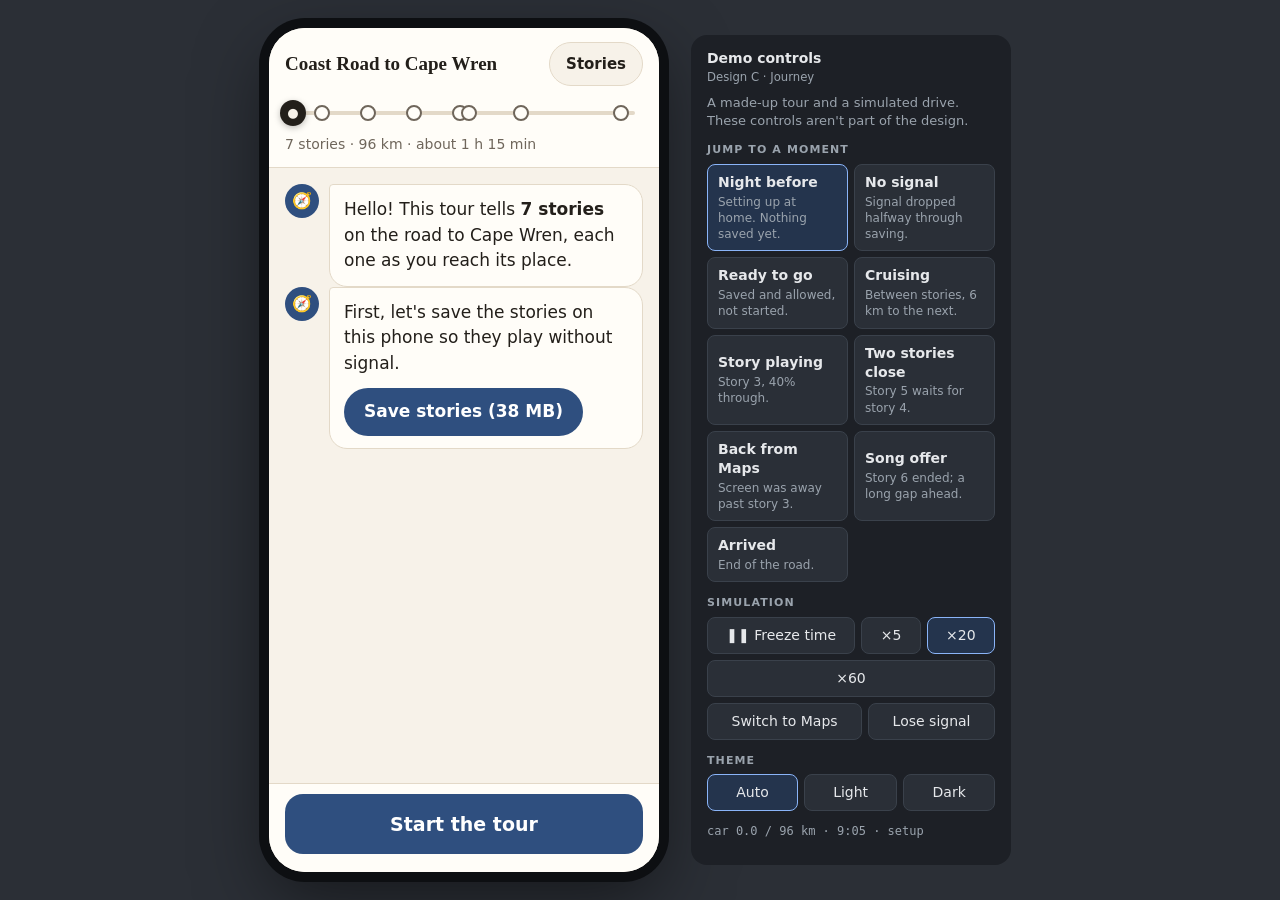
<file: experiments/ui_ux_redesign/c-journey.html>
<!doctype html>
<!-- Design C · Journey: a narrated feed for passengers, with a journey strip on top and a mini player below. -->
<html lang="en">
<head>
<meta charset="utf-8">
<meta name="viewport" content="width=device-width, initial-scale=1, viewport-fit=cover">
<title>C · Journey</title>
<style>
/* ---- Demo engine: phone frame, demo controls, toast. Not part of the design. ---- */
* { box-sizing: border-box; }
[hidden] { display: none !important; }
html, body { margin: 0; height: 100%; }
body { background: var(--bg); -webkit-tap-highlight-color: transparent; }
#phone { position: relative; height: 100vh; height: 100dvh; overflow: hidden; background: var(--bg); color: var(--fg); }
.demo-tab { position: fixed; right: 0; top: 46%; z-index: 1001; writing-mode: vertical-rl; padding: 12px 6px;
  border: 0; border-radius: 8px 0 0 8px; background: rgba(20, 22, 26, .78); color: #fff;
  font: 600 11px/1 system-ui, sans-serif; letter-spacing: .12em; text-transform: uppercase; cursor: pointer; }
.demo-scrim { position: fixed; inset: 0; z-index: 1002; background: rgba(0, 0, 0, .45); opacity: 0;
  pointer-events: none; transition: opacity .2s; }
.demo-panel { position: fixed; left: 0; right: 0; bottom: 0; z-index: 1003; max-height: 82vh; overflow: auto;
  padding: 14px 16px 24px; background: #1d2026; color: #e6e8eb; font: 14px/1.35 system-ui, sans-serif;
  border-radius: 16px 16px 0 0; transform: translateY(105%); transition: transform .25s; }
body.demo-open .demo-scrim { opacity: 1; pointer-events: auto; }
body.demo-open .demo-panel { transform: none; }
.demo-head { display: flex; justify-content: space-between; align-items: flex-start; gap: 8px; }
.demo-head small { display: block; color: #9aa3ad; margin-top: 2px; }
.demo-panel h4 { margin: 14px 0 6px; font-size: 11px; text-transform: uppercase; letter-spacing: .1em; color: #9aa3ad; }
.demo-note { margin: 8px 0 0; color: #9aa3ad; font-size: 13px; }
.demo-panel button { font: inherit; color: inherit; background: #2a2f37; border: 1px solid #3a414b;
  border-radius: 8px; padding: 8px 10px; cursor: pointer; }
.demo-panel button.on { border-color: #8ab4f8; background: #24344d; }
.demo-scen { display: grid; grid-template-columns: 1fr 1fr; gap: 6px; }
.demo-scen button { text-align: left; }
.demo-scen small { display: block; color: #9aa3ad; font-size: 12px; margin-top: 2px; }
.demo-row { display: flex; flex-wrap: wrap; gap: 6px; }
.demo-row button { flex: 1 1 auto; }
.demo-readout { margin-top: 12px; font: 12px/1.45 ui-monospace, Menlo, monospace; color: #9aa3ad; }
.demo-x { flex: none; width: 36px; height: 36px; padding: 0 !important; }
.demo-away { position: absolute; inset: 0; z-index: 900; display: grid; place-items: center; padding: 32px;
  text-align: center; background: rgba(8, 9, 11, .92); color: #eef0f2; font: 16px/1.45 system-ui, sans-serif; }
.demo-away button { margin-top: 12px; font: 600 16px system-ui, sans-serif; padding: 12px 18px; border-radius: 99px;
  border: 0; background: #fff; color: #111; cursor: pointer; }
.demo-toast { position: absolute; left: 16px; right: 16px; bottom: 116px; z-index: 950; padding: 12px 14px;
  border-radius: 12px; background: #23262b; color: #f1f3f4; font: 15px/1.35 system-ui, sans-serif;
  box-shadow: 0 6px 24px rgba(0, 0, 0, .3); }
@media (min-width: 820px) {
  html body { display: flex; align-items: center; justify-content: center; gap: 32px; min-height: 100vh; background: #2b2f36; }
  #phone { flex: none; width: 390px; height: 844px; max-height: calc(100vh - 40px); border-radius: 36px;
    box-shadow: 0 0 0 10px #0d0f12, 0 24px 70px rgba(0, 0, 0, .5); }
  .demo-tab, .demo-scrim, .demo-x { display: none; }
  .demo-panel { position: static; transform: none; width: 320px; max-height: calc(100vh - 40px); border-radius: 16px; }
}

/* ---- Design C tokens: warm paper, ink-blue accent, serif headlines. ---- */
:root {
  --bg: #f7f2e9; --paper: #fffdf8; --fg: #231f1a; --muted: #6f665b; --line: #e3d9c8;
  --accent: #2f4f7f; --accent-fg: #ffffff; --accent-soft: #e3e9f3; --kids: #fbefc8; --kids-fg: #5a4410; --song: #e8efe4;
}
@media (prefers-color-scheme: dark) {
  :root:not([data-theme="light"]) {
    --bg: #17150f; --paper: #211e17; --fg: #f1ebe0; --muted: #b0a593; --line: #3a342a;
    --accent: #9db8e6; --accent-fg: #111a2b; --accent-soft: #24304a; --kids: #3a3018; --kids-fg: #f3dc9a; --song: #23301f;
  }
}
:root[data-theme="dark"] {
  --bg: #17150f; --paper: #211e17; --fg: #f1ebe0; --muted: #b0a593; --line: #3a342a;
  --accent: #9db8e6; --accent-fg: #111a2b; --accent-soft: #24304a; --kids: #3a3018; --kids-fg: #f3dc9a; --song: #23301f;
}

#phone { display: flex; flex-direction: column; font: 17px/1.5 system-ui, sans-serif; }
button { font: inherit; color: inherit; cursor: pointer; }
.serif { font-family: "Iowan Old Style", "Palatino Linotype", Palatino, "Noto Serif", Georgia, serif; }

/* Journey strip */
.strip { flex: none; padding: 14px 16px 12px; background: var(--paper); border-bottom: 1px solid var(--line); }
.strip-top { display: flex; align-items: center; gap: 10px; }
.strip-top h1 { flex: 1; margin: 0; font-size: 19px; font-weight: 700; white-space: nowrap; overflow: hidden; text-overflow: ellipsis; }
.pill-btn { min-height: 44px; padding: 0 16px; border-radius: 99px; border: 1px solid var(--line); background: var(--bg); font-weight: 600; font-size: 15px; }
.track { position: relative; height: 34px; margin: 10px 8px 0; }
.track .line { position: absolute; left: 0; right: 0; top: 15px; height: 4px; border-radius: 2px; background: var(--line); }
.track .fill { position: absolute; left: 0; top: 15px; height: 4px; border-radius: 2px; background: var(--accent); width: 0; }
.track .stop-dot { position: absolute; top: 9px; width: 16px; height: 16px; margin-left: -8px; border-radius: 50%;
  background: var(--paper); border: 2px solid var(--muted); }
.track .stop-dot.played { background: var(--accent); border-color: var(--accent); }
.track .stop-dot.playing { background: var(--accent); border-color: var(--accent); box-shadow: 0 0 0 5px var(--accent-soft); }
.track .stop-dot.skipped, .track .stop-dot.missed { border-style: dashed; }
.track .me { position: absolute; top: 4px; width: 26px; height: 26px; margin-left: -13px; border-radius: 50%;
  background: var(--fg); color: var(--bg); display: grid; place-items: center; font-size: 13px; box-shadow: 0 2px 6px rgba(0, 0, 0, .25); }
.strip-next { margin: 4px 0 0; font-size: 14px; color: var(--muted); white-space: nowrap; overflow: hidden; text-overflow: ellipsis; }

/* Feed */
.feed { flex: 1; overflow: auto; padding: 16px 16px 28px; display: flex; flex-direction: column; gap: 14px; scroll-behavior: smooth; }
.feed > * { flex-shrink: 0; }
.guide { display: flex; gap: 10px; align-items: flex-start; }
.guide .face { flex: none; width: 34px; height: 34px; border-radius: 50%; background: var(--accent); color: var(--accent-fg);
  display: grid; place-items: center; font-size: 16px; }
.bubble { background: var(--paper); border: 1px solid var(--line); border-radius: 4px 18px 18px 18px; padding: 12px 14px; max-width: 88%; }
.bubble p { margin: 0; }
.bubble p + p { margin-top: 6px; }
.bubble .g-act { margin-top: 12px; }
.sys { text-align: center; font-size: 13px; color: var(--muted); }
.sys time { font-variant-numeric: tabular-nums; }
.btn { min-height: 48px; padding: 0 20px; border-radius: 99px; border: 0; background: var(--accent); color: var(--accent-fg); font-weight: 700; }
.btn.ghost { background: transparent; border: 1.5px solid var(--line); color: var(--fg); }
.btns { display: flex; gap: 8px; flex-wrap: wrap; margin-top: 12px; }
.ok { color: var(--accent); font-weight: 600; }
.warnish { color: var(--kids-fg); }
.prog { height: 6px; border-radius: 99px; background: var(--line); overflow: hidden; }
.prog > div { height: 100%; width: 0; background: var(--accent); transition: width .2s linear; }
.near { display: flex; gap: 12px; align-items: center; padding: 10px 12px; border-radius: 14px; border: 1px dashed var(--line); }
.near .art { width: 44px; height: 44px; font-size: 22px; border-radius: 12px; }
.near p { margin: 0; font-size: 15px; }
.kick { margin: 0; font-size: 12px; letter-spacing: .1em; text-transform: uppercase; color: var(--muted); font-weight: 700; }
.art { flex: none; display: grid; place-items: center; background: linear-gradient(135deg, hsl(var(--h) 55% 78%), hsl(calc(var(--h) + 40) 60% 62%)); }
.story { background: var(--paper); border: 1px solid var(--line); border-radius: 22px; overflow: hidden; }
.story .art { height: 132px; font-size: 64px; }
.story.past .art { height: 64px; font-size: 32px; filter: saturate(.5); }
.story-body { padding: 14px 16px 16px; }
.story h2 { margin: 4px 0 4px; font-size: 25px; line-height: 1.15; font-weight: 700; }
.story.past h2 { font-size: 19px; }
.teaser { margin: 0; color: var(--muted); }
.story.past .teaser { display: none; }
.story-foot { margin-top: 12px; }
.ctl { display: flex; align-items: center; gap: 8px; margin-top: 10px; }
.ctl .time { flex: 1; font-size: 14px; color: var(--muted); font-variant-numeric: tabular-nums; }
.why { margin: 10px 0 0; font-size: 13px; color: var(--muted); }
.kids { background: var(--kids); color: var(--kids-fg); border-radius: 18px; padding: 14px 16px; }
.kids .kick { color: inherit; opacity: .8; }
.kids p.q { margin: 4px 0 0; font-size: 20px; line-height: 1.3; }
.song { background: var(--song); border-radius: 18px; padding: 14px 16px; }
.song p { margin: 4px 0 0; }
.song .meta { font-size: 14px; color: var(--muted); }
.missed { background: var(--paper); border: 1.5px solid var(--accent); border-radius: 18px; padding: 14px 16px; }
.missed p { margin: 0; }
.missed .kick { margin-top: 8px; color: var(--accent); }
.end { background: var(--paper); border: 1px solid var(--line); border-radius: 22px; padding: 18px 16px; text-align: center; }
.end h2 { margin: 6px 0; font-size: 26px; }
.end p { margin: 0; color: var(--muted); }
.end .redo { text-align: left; margin-top: 14px; display: grid; gap: 8px; }
.redo button { display: flex; align-items: center; gap: 10px; width: 100%; min-height: 52px; border-radius: 14px;
  border: 1px solid var(--line); background: var(--bg); text-align: left; padding: 6px 12px; }
.newpill { position: absolute; left: 50%; transform: translateX(-50%); bottom: 96px; z-index: 4; min-height: 40px; padding: 0 16px;
  border-radius: 99px; border: 0; background: var(--fg); color: var(--bg); font-weight: 600; box-shadow: 0 4px 12px rgba(0, 0, 0, .25); }

/* Mini player */
.player { flex: none; padding: 10px 16px 18px; background: var(--paper); border-top: 1px solid var(--line); min-height: 84px;
  display: flex; align-items: center; gap: 12px; }
.player .art { width: 52px; height: 52px; border-radius: 14px; font-size: 26px; }
.mini-t { flex: 1; min-width: 0; }
.mini-t b { display: block; white-space: nowrap; overflow: hidden; text-overflow: ellipsis; }
.mini-t small { display: block; color: var(--muted); font-size: 14px; }
.mini-t .prog { height: 4px; margin-top: 6px; }
.round { flex: none; width: 52px; height: 52px; border-radius: 50%; border: 0; background: var(--accent); color: var(--accent-fg); display: grid; place-items: center; }
.round.ghost { background: transparent; color: var(--fg); border: 1.5px solid var(--line); }
.round svg { width: 22px; height: 22px; fill: currentColor; }
.start { flex: 1; min-height: 60px; border-radius: 18px; border: 0; background: var(--accent); color: var(--accent-fg); font-size: 19px; font-weight: 800; }

/* Stories (table of contents) */
.toc { position: absolute; inset: 0; z-index: 10; background: var(--bg); overflow: auto; padding: 0 16px 24px; }
.toc-head { position: sticky; top: 0; display: flex; align-items: center; justify-content: space-between; padding: 16px 0 10px; background: var(--bg); }
.toc-head h2 { margin: 0; font-size: 26px; }
.chapter { display: flex; gap: 12px; width: 100%; padding: 10px; border-radius: 18px; border: 1px solid var(--line); background: var(--paper);
  text-align: left; margin-bottom: 8px; align-items: center; min-height: 72px; }
.chapter .art { width: 52px; height: 52px; border-radius: 14px; font-size: 26px; }
.chapter b { display: block; }
.chapter small { display: block; color: var(--muted); font-size: 14px; }
.chapter.played, .chapter.skipped { opacity: .7; }
.ch-acts { display: flex; gap: 8px; margin: -2px 0 12px; }
</style>
</head>
<body>
<div id="phone">
  <header class="strip">
    <div class="strip-top"><h1 class="serif" id="t"></h1><button class="pill-btn" data-act="openToc">Stories</button></div>
    <div class="track" id="track"></div>
    <p class="strip-next" id="strip-next"></p>
  </header>
  <main class="feed" id="feed"><div id="intro"></div></main>
  <button class="newpill" id="newpill" data-act="toBottom" hidden>↓ New</button>
  <footer class="player" id="player"></footer>
  <section class="toc" id="toc" hidden></section>
</div>
<script>
/* ======================================================================
   Demo engine, identical in all three designs: a made-up tour, a
   simulated drive and the demo controls. Not part of any design.
   It follows the real player's rules (site/player/app.js): stops play in
   order, a stop that triggers while another plays waits its turn, no GPS
   reaches the page while it's in the background, and stops passed
   meanwhile are offered, never auto-played.
   ====================================================================== */
const TOUR = {
  title: "Coast Road to Cape Wren",
  start: "Port Ellis",
  km: 96,
  mb: 38,
  stops: [
    { n: 1, title: "The Bridge That Floated", place: "Crossing Larkspur Bridge", short: "Larkspur Bridge", at: 8, dur: 172, art: "🌉",
      teaser: "Why the first bridge here was built on barrels.",
      kids: "If you had to build a bridge out of things in this car, what would you use?" },
    { n: 2, title: "The Town with Two Names", place: "Entering Millbrook", short: "Millbrook", at: 21, dur: 181, art: "🏘️",
      teaser: "Two mapmakers, one town, and a forty-year argument.",
      kids: "If our street got a new name, what should it be?" },
    { n: 3, title: "Orchards on the Hill", place: "Passing the apple country", short: "Apple country", at: 34, dur: 180, art: "🍎",
      teaser: "A whole valley of trees, grown from one pip.",
      kids: "Count the orchards until the next story. Who sees the most?" },
    { n: 4, title: "The Postman Who Swam", place: "Gull Point lookout", short: "Gull Point", at: 47, dur: 185, art: "✉️",
      teaser: "Mail day on the island meant a very cold swim.",
      kids: "What's the furthest you'd go to deliver one letter?" },
    { n: 5, title: "Children of the Lighthouse", place: "Coming into Wren Bay", short: "Wren Bay", at: 49.5, dur: 176, art: "⛵",
      teaser: "School was a rowing boat away.",
      kids: "Would you like to live in a lighthouse? What would you miss?" },
    { n: 6, title: "The Shipwreck Library", place: "Driving past Driftwood Cove", short: "Driftwood Cove", at: 64, dur: 190, art: "📚",
      teaser: "A cargo of books washed ashore, and the town kept them.",
      kids: "If a crate washed up on the beach, what do you hope is inside?",
      song: { title: "Saltwater Sky", artist: "The Paper Lanterns", length: 214, why: "A made-up song about this stretch of coast." } },
    { n: 7, title: "The Light at the End of the Land", place: "Arriving at Cape Wren", short: "Cape Wren", at: 92, dur: 200, art: "🌅",
      teaser: "Why the lighthouse wears stripes.",
      kids: "Invent a secret signal with a torch. What does it mean?" },
  ],
};
const TRIGGER_KM = 0.6; // a stop starts this far before its point
const LOOKAHEAD = 2; // like tour.json `lookahead`
const START_TIME = 9 * 3600 + 5 * 60; // the simulated drive leaves at 9:05

const S = { rate: 20, frozen: false, theme: "auto", rev: 0 };
let seq = 0;
function reset() {
  Object.assign(S, {
    phase: "setup", downloaded: 0, downloading: false, located: false, installed: false, online: true,
    km: 0, speed: 80, clock: 0, away: false, cursor: 0, status: TOUR.stops.map(() => "upcoming"),
    playing: null, queue: [], missed: [], song: null, feed: [], near: new Set(),
  });
  bump();
}
function bump() { S.rev++; }
function emit(kind, i = null, extra = {}) { S.feed.push({ id: ++seq, kind, i, clock: S.clock, km: S.km, ...extra }); bump(); }

const stop = (i) => TOUR.stops[i];
function nextUp() { for (let i = S.cursor; i < TOUR.stops.length; i++) if (S.status[i] === "upcoming") return i; return null; }
function distTo(i) { return Math.max(0, stop(i).at - TRIGGER_KM - S.km); }
function minsTo(i) { return (distTo(i) / S.speed) * 60; }
function heard() { return S.status.filter((s) => s === "played").length; }

function checkTriggers() {
  const win = [];
  for (let i = S.cursor; i < TOUR.stops.length && win.length < LOOKAHEAD; i++) if (S.status[i] === "upcoming") win.push(i);
  for (const i of win) if (S.km >= stop(i).at - TRIGGER_KM) return trigger(i, "gps");
  const n = nextUp();
  if (n != null && !S.near.has(n) && distTo(n) <= 3) { S.near.add(n); emit("near", n); }
}
function trigger(i, cause) {
  for (let j = S.cursor; j < i; j++) if (S.status[j] === "upcoming") S.status[j] = "skipped";
  S.cursor = Math.max(S.cursor, i + 1);
  if (S.playing) { S.queue.push(i); S.status[i] = "queued"; emit("queued", i); }
  else play(i, cause);
}
function play(i, cause) {
  S.near.add(i);
  S.playing = { i, t: 0, paused: false };
  S.status[i] = "playing";
  S.song = null;
  S.missed = S.missed.filter((m) => m !== i);
  emit("play", i, { cause });
}
function finish() {
  const i = S.playing.i;
  S.status[i] = "played";
  S.playing = null;
  emit("done", i);
  if (S.queue.length) return play(S.queue.shift(), "queue");
  const song = stop(i).song, n = nextUp();
  if (song && (n == null || minsTo(n) * 60 > song.length + 60)) { S.song = i; emit("song", i); }
}
function step(dt) {
  if (S.phase === "drive") {
    S.km = Math.min(TOUR.km, S.km + (S.speed / 3600) * dt);
    S.clock += dt;
    if (!S.away) checkTriggers();
  }
  if (S.playing && !S.playing.paused && (S.playing.t += dt) >= stop(S.playing.i).dur) finish();
  if (S.phase === "drive" && S.km >= TOUR.km && !S.playing) { S.phase = "done"; emit("arrive"); }
}
function setAway(on) {
  if (on === S.away) return;
  S.away = on;
  emit(on ? "away" : "back");
  if (!on && S.phase === "drive")
    for (let i = S.cursor; i < TOUR.stops.length; i++)
      if (S.status[i] === "upcoming" && S.km > stop(i).at + 0.3) {
        S.status[i] = "missed"; S.missed.push(i); S.cursor = i + 1; emit("missed", i);
      }
}

/** What the design's buttons do (data-act="name" data-i="index"). */
const act = {
  download() {
    if (S.downloaded >= 1 || S.downloading) return;
    if (!S.online) return toast("No signal here. Try again where you have coverage.");
    S.downloading = true; bump();
  },
  allowLocation() { S.located = true; bump(); },
  install() { S.installed = true; bump(); toast("Added to the home screen (simulated)."); },
  start() { S.located = true; S.phase = "drive"; emit("start"); },
  pause() { if (S.playing) { S.playing.paused = !S.playing.paused; bump(); } },
  skip() {
    if (!S.playing) return;
    const i = S.playing.i;
    S.status[i] = "skipped"; S.playing = null; emit("skip", i);
    if (S.queue.length) play(S.queue.shift(), "queue");
  },
  playNow(i) {
    if (S.playing) { const p = S.playing.i; S.status[p] = S.playing.t > stop(p).dur * 0.9 ? "played" : "skipped"; S.playing = null; }
    for (let j = S.cursor; j < i; j++) if (S.status[j] === "upcoming") S.status[j] = "skipped";
    const later = S.queue.filter((q) => q > i);
    S.queue.forEach((q) => (S.status[q] = q < i ? "skipped" : "upcoming"));
    S.queue = [];
    S.cursor = Math.max(S.cursor, i + 1);
    if (later.length) S.cursor = Math.min(S.cursor, ...later);
    S.missed = S.missed.filter((m) => m !== i);
    play(i, "manual");
  },
  playMissed(i) {
    S.missed = S.missed.filter((m) => m !== i);
    if (S.playing) { S.queue.push(i); S.status[i] = "queued"; emit("queued", i); } else play(i, "missed");
  },
  dismissMissed(i) { S.missed = S.missed.filter((m) => m !== i); S.status[i] = "skipped"; emit("skip", i); },
  openSong(i) { const s = stop(i).song; S.song = null; bump(); toast(`Would open Spotify: “${s.title}” by ${s.artist}.`); },
  dismissSong() { S.song = null; bump(); },
  navigate(i) { toast(`Would open Google Maps: stops ${i + 1}–${TOUR.stops.length}, then home.`); },
  restart() {
    const keep = { downloaded: S.downloaded, located: S.located, installed: S.installed };
    reset(); Object.assign(S, keep);
  },
};

const esc = (s) => String(s).replace(/[&<>"]/g, (c) => ({ "&": "&amp;", "<": "&lt;", ">": "&gt;", '"': "&quot;" })[c]);
const fmtTime = (s) => `${Math.floor(s / 60)}:${String(Math.floor(s % 60)).padStart(2, "0")}`;
const fmtKm = (km) => (km < 1 ? `${Math.max(50, Math.round(km * 20) * 50)} m` : km < 10 ? `${km.toFixed(1)} km` : `${Math.round(km)} km`);
const fmtMins = (m) => (m < 1 ? "under a minute" : m < 60 ? `${Math.round(m)} min` : `${Math.floor(m / 60)} h ${Math.round(m % 60)} min`);
function fmtClock(c) {
  const t = START_TIME + c, h = Math.floor(t / 3600) % 24, m = Math.floor(t / 60) % 60;
  return `${h % 12 || 12}:${String(m).padStart(2, "0")}`;
}

let toastTimer;
function toast(msg) {
  const t = document.querySelector(".demo-toast");
  t.textContent = msg; t.hidden = false;
  clearTimeout(toastTimer);
  toastTimer = setTimeout(() => (t.hidden = true), 3000);
}

/* ---- Scenarios: each resets, then fast-forwards the same simulation. ---- */
function ff(toKm, untilDone) {
  for (let guard = 1e5; guard-- && (S.km < toKm - 1e-9 || (untilDone && S.phase !== "done")); ) step(1);
}
function ready() { S.downloaded = 1; S.located = true; S.installed = true; }
function startDrive() { ready(); act.start(); }
const SCENARIOS = [
  ["Night before", "Setting up at home. Nothing saved yet.", () => {}],
  ["No signal", "Signal dropped halfway through saving.", () => { S.downloaded = 0.45; S.online = false; S.located = true; }],
  ["Ready to go", "Saved and allowed, not started.", ready],
  ["Cruising", "Between stories, 6 km to the next.", () => { startDrive(); ff(27); }],
  ["Story playing", "Story 3, 40% through.", () => { startDrive(); ff(35); }],
  ["Two stories close", "Story 5 waits for story 4.", () => { startDrive(); ff(49.3); }],
  ["Back from Maps", "Screen was away past story 3.", () => { startDrive(); ff(29); setAway(true); ff(37); setAway(false); }],
  ["Song offer", "Story 6 ended; a long gap ahead.", () => { startDrive(); ff(69); }],
  ["Arrived", "End of the road.", () => { startDrive(); ff(TOUR.km, true); }],
];
function scenario(k) { reset(); SCENARIOS[k][2](); S.scenario = k; bump(); }

/* ---- Demo controls ---- */
function buildPanel(name) {
  document.body.insertAdjacentHTML("beforeend", `
<button class="demo-tab" data-demo="open">Demo</button>
<div class="demo-scrim" data-demo="close"></div>
<aside class="demo-panel" aria-label="Demo controls">
  <div class="demo-head"><div><b>Demo controls</b><small>${name}</small></div>
    <button class="demo-x" data-demo="close" aria-label="Close">✕</button></div>
  <p class="demo-note">A made-up tour and a simulated drive. These controls aren't part of the design.</p>
  <h4>Jump to a moment</h4>
  <div class="demo-scen">${SCENARIOS.map((s, k) => `<button data-demo="scen" data-k="${k}"><b>${s[0]}</b><small>${s[1]}</small></button>`).join("")}</div>
  <h4>Simulation</h4>
  <div class="demo-row"><button data-demo="freeze"></button>${[5, 20, 60].map((r) => `<button data-demo="rate" data-r="${r}">×${r}</button>`).join("")}</div>
  <div class="demo-row" style="margin-top:6px"><button data-demo="away"></button><button data-demo="online"></button></div>
  <h4>Theme</h4>
  <div class="demo-row">${["auto", "light", "dark"].map((t) => `<button data-demo="theme" data-t="${t}">${t[0].toUpperCase() + t.slice(1)}</button>`).join("")}</div>
  <div class="demo-readout"></div>
</aside>`);
  document.querySelector("#phone").insertAdjacentHTML("beforeend", `
<div class="demo-away" hidden><div>
  <p><b>Simulated: you switched to Google Maps</b> (or the screen locked).</p>
  <p>Chrome sends this page no GPS meanwhile. A story that's already playing keeps going.</p>
  <button data-demo="away">Come back to the tour</button></div></div>
<div class="demo-toast" hidden></div>`);
}
function renderPanel(full) {
  const q = (s) => document.querySelector(s);
  q(".demo-readout").textContent =
    `car ${S.km.toFixed(1)} / ${TOUR.km} km · ${fmtClock(S.clock)} · ${S.phase}` +
    (S.playing ? ` · playing ${S.playing.i + 1} at ${fmtTime(S.playing.t)}` : "") +
    (S.queue.length ? ` · queued ${S.queue.map((i) => i + 1).join(",")}` : "");
  if (!full) return;
  document.querySelectorAll("[data-demo=scen]").forEach((b) => b.classList.toggle("on", +b.dataset.k === S.scenario));
  document.querySelectorAll("[data-demo=rate]").forEach((b) => b.classList.toggle("on", +b.dataset.r === S.rate));
  document.querySelectorAll("[data-demo=theme]").forEach((b) => b.classList.toggle("on", b.dataset.t === S.theme));
  q(".demo-panel [data-demo=freeze]").textContent = S.frozen ? "▶ Run time" : "❚❚ Freeze time";
  q(".demo-panel [data-demo=away]").textContent = S.away ? "Come back to the tour" : "Switch to Maps";
  q(".demo-panel [data-demo=online]").textContent = S.online ? "Lose signal" : "Get signal back";
  q(".demo-away").hidden = !S.away;
  if (S.theme === "auto") delete document.documentElement.dataset.theme;
  else document.documentElement.dataset.theme = S.theme;
}

let UI = { render() {}, acts: {} };
document.addEventListener("click", (e) => {
  const d = e.target.closest("[data-demo]");
  if (d) {
    const k = d.dataset.demo, body = document.body.classList;
    if (k === "open") body.add("demo-open");
    else if (k === "close") body.remove("demo-open");
    else if (k === "scen") { scenario(+d.dataset.k); body.remove("demo-open"); }
    else if (k === "rate") S.rate = +d.dataset.r;
    else if (k === "freeze") S.frozen = !S.frozen;
    else if (k === "away") { setAway(!S.away); body.remove("demo-open"); }
    else if (k === "online") S.online = !S.online;
    else if (k === "theme") S.theme = d.dataset.t;
    bump();
    return;
  }
  const b = e.target.closest("[data-act]");
  if (!b || b.disabled) return;
  const name = b.dataset.act, fn = UI.acts[name] || act[name];
  if (!fn) return console.warn("no action", name);
  fn(b.dataset.i == null ? undefined : Number(b.dataset.i));
  bump();
});

let lastTick = performance.now(), lastRev = -1;
function loop() {
  const now = performance.now(), dt = Math.min(0.5, (now - lastTick) / 1000);
  lastTick = now;
  if (!S.frozen) {
    if (S.downloading) {
      if (!S.online) { S.downloading = false; bump(); }
      else if ((S.downloaded = Math.min(1, S.downloaded + dt / 4)) >= 1) { S.downloading = false; bump(); }
    }
    for (let sim = dt * S.rate; sim > 0; sim -= 1) step(Math.min(1, sim));
  }
  const full = S.rev !== lastRev;
  lastRev = S.rev;
  UI.render(full);
  renderPanel(full);
}
const Demo = {
  mount(ui) {
    UI = { acts: {}, ...ui };
    buildPanel(ui.name);
    scenario(0);
    loop();
    setInterval(loop, 100);
  },
};
</script>
<script>
/* ======================= Design C · Journey ======================= */
const $ = (s) => document.querySelector(s);
const J = { toc: false, open: null, ids: [] };
const ICON = {
  play: '<svg viewBox="0 0 24 24"><path d="M8 5v14l11-7z"/></svg>',
  pause: '<svg viewBox="0 0 24 24"><path d="M6 5h4v14H6zM14 5h4v14h-4z"/></svg>',
  next: '<svg viewBox="0 0 24 24"><path d="M6 18l8.5-6L6 6v12zM16 6v12h2V6h-2z"/></svg>',
};
const hue = (i) => (i * 53 + 190) % 360;
const art = (i, cls = "") => `<span class="art ${cls}" style="--h:${hue(i)}">${stop(i).art}</span>`;
const guide = (html) => `<div class="guide"><span class="face">🧭</span><div class="bubble">${html}</div></div>`;
const sys = (e, text) => `<div class="sys"><time>${fmtClock(e.clock)}</time> · ${text}</div>`;
const lc = (s) => s[0].toLowerCase() + s.slice(1);

$("#t").textContent = TOUR.title;
$("#track").innerHTML = `<div class="line"></div><div class="fill" id="fill"></div>` +
  TOUR.stops.map((s, i) => `<span class="stop-dot" data-dot="${i}" style="left:${(100 * s.at) / TOUR.km}%"></span>`).join("") +
  `<span class="me" id="me">●</span>`;

/* ---- The conversation before the trip ---- */
function introHTML() {
  const dl = S.downloaded >= 1, pct = Math.round(S.downloaded * 100);
  if (S.phase !== "setup")
    return `<div class="sys">${dl ? "✓ Stories saved on this phone" : "Stories not saved: they need signal"} · ✓ Location on</div>`;
  let h = guide(`<p>Hello! This tour tells <b>${TOUR.stops.length} stories</b> on the road to ${stop(TOUR.stops.length - 1).short}, each one as you reach its place.</p>`);
  const dlAct = dl ? `<span class="ok">✓ Saved. No signal needed now.</span>`
    : S.downloading ? `<div class="prog"><div id="dl-bar" style="width:${pct}%"></div></div><p class="why">Saving… <span id="dl-pct">${pct}</span>%</p>`
    : !S.online && S.downloaded > 0 ? `<p class="warnish">No signal here. ${pct}% saved; I'll finish when you have coverage.</p><div class="btns"><button class="btn" data-act="download">Try again</button></div>`
    : `<button class="btn" data-act="download">Save stories (${TOUR.mb} MB)</button>`;
  h += guide(`<p>First, let's save the stories on this phone so they play without signal.</p><div class="g-act">${dlAct}</div>`);
  if (S.downloading || S.downloaded > 0)
    h += guide(`<p>And I need to know where you are, so each story starts at the right place. Only while this page is open.</p>
      <div class="g-act">${S.located ? `<span class="ok">✓ Location on</span>` : `<button class="btn" data-act="allowLocation">Allow location</button>`}</div>`);
  if (S.located)
    h += guide(`<p>All set. Tap <b>Start the tour</b> just before you drive off, and leave the phone on. Nobody needs to touch it after that.</p>`);
  return h;
}

/* ---- One feed item per engine event ---- */
const CAUSE = { gps: "Started as you reached it", manual: "You tapped Play", queue: "Played right after the story before", missed: "You chose to hear it after passing" };
function itemHTML(e) {
  const i = e.i, s = i != null ? stop(i) : null;
  switch (e.kind) {
    case "start":
      return guide(`<p>We're off! The first story starts in about ${fmtKm(stop(0).at - TRIGGER_KM - e.km)}, ${lc(stop(0).place)}.</p>`);
    case "near":
      return `<div class="near">${art(i)}<div><p class="kick">Coming up · ${s.place}</p><p><b>${s.title}</b>. ${s.teaser}</p></div></div>`;
    case "play":
      return `<article class="story" data-id="${e.id}" data-i="${i}">${art(i)}<div class="story-body">
        <p class="kick">Story ${s.n} of ${TOUR.stops.length} · ${s.place}</p><h2 class="serif">${s.title}</h2>
        <p class="teaser">${s.teaser}</p><div class="story-foot"></div>
        <p class="why">${CAUSE[e.cause]} · ${fmtClock(e.clock)}</p></div></article>`;
    case "queued":
      return guide(`<p><b>${s.title}</b> is here too. It's next, right after this one.</p>`);
    case "done":
      return s.kids ? `<div class="kids"><p class="kick">A question for the car</p><p class="q serif">${s.kids}</p></div>` : "";
    case "song": {
      const sg = s.song;
      return `<div class="song" data-song="${e.id}" data-i="${i}"><p class="kick">A song for this stretch</p>
        <p><b>${esc(sg.title)}</b> · ${esc(sg.artist)}</p><p class="meta">${esc(sg.why)} ${fmtTime(sg.length)} long; the next story is a while away.</p>
        <div class="song-foot"></div></div>`;
    }
    case "missed":
      return `<div class="missed" data-missed="${i}"><p>While the phone was in another app, we passed <b>${s.short}</b>, so its story didn't start.</p>
        <p class="kick">Story ${s.n} · ${s.title}</p><div class="missed-foot"></div></div>`;
    case "skip":
      return sys(e, `Skipped “${s.title}”. It's still in Stories.`);
    case "away":
      return sys(e, "Phone in another app. I can't see where we are.");
    case "back":
      return sys(e, "Back. Listening for the next place again.");
    case "arrive": {
      const left = TOUR.stops.map((x, k) => k).filter((k) => S.status[k] !== "played");
      return `<div class="end"><p class="kick">${fmtClock(e.clock)}</p><h2 class="serif">That's the end of the road.</h2>
        <p>You heard ${heard()} of ${TOUR.stops.length} stories on the way to ${stop(TOUR.stops.length - 1).short}.</p>
        ${left.length ? `<div class="redo">${left.map((k) => `<button data-act="playNow" data-i="${k}">${art(k)}<span><b>${stop(k).title}</b><br><small>Not heard yet · play it now</small></span></button>`).join("")}</div>` : ""}</div>`;
    }
  }
  return "";
}

/** Bring older cards up to date: which story card is live, which offers are still open. */
function refreshItems() {
  const cards = [...document.querySelectorAll(".story")];
  const live = S.playing ? cards.filter((c) => +c.dataset.i === S.playing.i).pop() : null;
  for (const c of cards) {
    const i = +c.dataset.i, foot = c.querySelector(".story-foot");
    c.classList.toggle("past", c !== live && c !== cards[cards.length - 1]);
    if (c === live) {
      if (!foot.querySelector(".ctl")) foot.innerHTML = `<div class="prog"><div class="live-fill"></div></div>
        <div class="ctl"><span class="time live-time"></span>
        <button class="round" data-act="pause" aria-label="Pause"></button><button class="round ghost" data-act="skip" aria-label="Skip">${ICON.next}</button></div>`;
      foot.querySelector("[data-act=pause]").innerHTML = S.playing.paused ? ICON.play : ICON.pause;
    } else {
      const st = S.status[i];
      foot.innerHTML = `<span class="${st === "played" ? "ok" : "why"}">${st === "played" ? "✓ Heard" : st === "playing" ? "Playing again below" : "Stopped part-way"}</span>`;
    }
  }
  document.querySelectorAll("[data-missed]").forEach((m) => {
    const i = +m.dataset.missed, foot = m.querySelector(".missed-foot");
    foot.innerHTML = S.missed.includes(i)
      ? `<div class="btns"><button class="btn" data-act="playMissed" data-i="${i}">Play it</button><button class="btn ghost" data-act="dismissMissed" data-i="${i}">Skip it</button></div>`
      : `<p class="why">${S.status[i] === "skipped" ? "Skipped" : "✓ Chosen"}</p>`;
  });
  const songs = [...document.querySelectorAll("[data-song]")];
  songs.forEach((m, k) => {
    const open = S.song != null && k === songs.length - 1;
    m.querySelector(".song-foot").innerHTML = open
      ? `<div class="btns"><button class="btn" data-act="openSong" data-i="${m.dataset.i}">Play on Spotify</button><button class="btn ghost" data-act="dismissSong">No thanks</button></div>`
      : "";
  });
}

function playerHTML() {
  if (S.phase === "setup") return `<button class="start" data-act="start">Start the tour</button>`;
  if (S.playing) {
    const s = stop(S.playing.i);
    return `${art(S.playing.i)}<div class="mini-t"><b>${s.title}</b><small id="mini-time"></small><div class="prog"><div id="mini-fill"></div></div></div>
      <button class="round" data-act="pause" aria-label="Pause">${S.playing.paused ? ICON.play : ICON.pause}</button>`;
  }
  if (S.phase === "done") return `<button class="start" data-act="restart">Start over</button>`;
  const n = nextUp();
  if (n == null) return `<div class="mini-t"><b>No more stories</b><small>Nearly there</small></div>`;
  return `${art(n)}<div class="mini-t"><small>Next · <span id="mini-d"></span></small><b>${stop(n).title}</b></div>
    <button class="btn ghost" data-act="playNow" data-i="${n}">Play now</button>`;
}
function tocHTML() {
  const ST = { upcoming: "Coming up", playing: "Playing", queued: "Next", played: "Heard", skipped: "Skipped", missed: "Missed" };
  return `<div class="toc-head"><h2 class="serif">Stories</h2><button class="pill-btn" data-act="closeToc">Done</button></div>` +
    TOUR.stops.map((s, i) => `<button class="chapter ${S.status[i]}" data-act="openCh" data-i="${i}">${art(i)}
      <span><b>${s.n}. ${s.title}</b><small>${s.place} · ${Math.round(s.dur / 60)} min · ${ST[S.status[i]]}</small></span></button>
      ${J.open === i ? `<div class="ch-acts"><button class="btn" data-act="playFromToc" data-i="${i}">Play now</button>
        <button class="btn ghost" data-act="navigate" data-i="${i}">Navigate from here</button></div>` : ""}`).join("");
}

/* ---- Render ---- */
function render(full) {
  const feed = $("#feed");
  if (full) {
    const ids = S.feed.map((e) => e.id);
    const stale = J.ids.length && (ids[0] !== J.ids[0] || ids.length < J.ids.length);
    if (stale) { feed.innerHTML = `<div id="intro"></div>`; J.ids = []; }
    const nearBottom = feed.scrollHeight - feed.scrollTop - feed.clientHeight < 140;
    $("#intro").innerHTML = introHTML();
    const fresh = S.feed.slice(J.ids.length);
    for (const e of fresh) feed.insertAdjacentHTML("beforeend", itemHTML(e));
    J.ids = ids;
    refreshItems();
    if (stale || !J.ids.length || nearBottom) { feed.style.scrollBehavior = stale ? "auto" : ""; feed.scrollTop = feed.scrollHeight; feed.style.scrollBehavior = ""; $("#newpill").hidden = true; }
    else if (fresh.length) $("#newpill").hidden = false;
    $("#player").innerHTML = playerHTML();
    document.querySelectorAll("[data-dot]").forEach((d) => (d.className = `stop-dot ${S.status[+d.dataset.dot]}`));
    const toc = $("#toc"), top = toc.scrollTop;
    toc.hidden = !J.toc;
    if (J.toc) { toc.innerHTML = tocHTML(); toc.scrollTop = top; }
  }
  $("#fill").style.width = `${(100 * S.km) / TOUR.km}%`;
  $("#me").style.left = `${(100 * S.km) / TOUR.km}%`;
  const n = nextUp();
  $("#strip-next").textContent = S.phase === "setup" ? `${TOUR.stops.length} stories · ${TOUR.km} km · about 1 h 15 min`
    : S.phase === "done" ? `Arrived · ${heard()} of ${TOUR.stops.length} stories heard`
    : S.playing ? `Now: ${stop(S.playing.i).title}`
    : n != null ? `Next: ${stop(n).title} · ${fmtKm(distTo(n))}` : "No more stories";
  if (S.playing) {
    const s = stop(S.playing.i), f = `${(100 * S.playing.t) / s.dur}%`, t = `${fmtTime(S.playing.t)} / ${fmtTime(s.dur)}`;
    document.querySelectorAll(".live-fill").forEach((x) => (x.style.width = f));
    document.querySelectorAll(".live-time").forEach((x) => (x.textContent = t));
    if ($("#mini-fill")) $("#mini-fill").style.width = f;
    if ($("#mini-time")) $("#mini-time").textContent = t;
  }
  if ($("#mini-d") && n != null) $("#mini-d").textContent = `${fmtKm(distTo(n))} · ${fmtMins(minsTo(n))}`;
  if ($("#dl-bar")) $("#dl-bar").style.width = `${S.downloaded * 100}%`;
  if ($("#dl-pct")) $("#dl-pct").textContent = Math.round(S.downloaded * 100);
}
$("#feed").addEventListener("scroll", (e) => {
  const f = e.target;
  if (f.scrollHeight - f.scrollTop - f.clientHeight < 60) $("#newpill").hidden = true;
});

Demo.mount({
  name: "Design C · Journey",
  render,
  acts: {
    openToc() { J.toc = true; J.open = null; },
    closeToc() { J.toc = false; },
    openCh(i) { J.open = J.open === i ? null : i; },
    playFromToc(i) { act.playNow(i); J.toc = false; },
    toBottom() { const f = $("#feed"); f.scrollTop = f.scrollHeight; $("#newpill").hidden = true; },
    restart() { act.restart(); J.toc = false; },
  },
});
</script>
</body>
</html>
</file>
<file: site/player/style.css>
/* The player (tour.html) and the tour list (home.html). Design A.3 (experiments/ui_ux_redesign/):
   setup and the tour list follow the phone's light/dark theme; the car screen (body.car) is always dark. */
:root {
  --bg: #f3f5f4; --surface: #ffffff; --fg: #101816; --muted: #55625e; --line: #d8dfdc;
  --accent: #0f766e; --accent-fg: #ffffff; --accent-soft: #d5efe9; --warn: #8a5a00;
}
@media (prefers-color-scheme: dark) {
  :root {
    --bg: #0b0f0e; --surface: #151b19; --fg: #eef3f1; --muted: #93a39e; --line: #26302d;
    --accent: #5eead4; --accent-fg: #04302b; --accent-soft: #123a35; --warn: #e2c26d;
  }
}
body.car {
  --bg: #050707; --surface: #121716; --fg: #f2f6f5; --muted: #8b9a96; --line: #222b29;
  --accent: #5eead4; --accent-fg: #04302b; --accent-soft: #10302c; --warn: #e2c26d;
  color-scheme: dark;
}

* { box-sizing: border-box; }
[hidden] { display: none !important; }
html, body { margin: 0; height: 100%; }
body { background: var(--bg); color: var(--fg); font: 17px/1.4 system-ui, sans-serif; -webkit-tap-highlight-color: transparent; }
button { font: inherit; color: inherit; cursor: pointer; }
a { color: var(--accent); }
.error { position: relative; z-index: 50; background: #fee2e2; color: #7f1d1d; padding: 12px; margin: 0; }

/* Setup: a checklist, one big Start. */
#setup { position: fixed; inset: 0; display: flex; flex-direction: column; }
.setup-scroll { flex: 1; overflow: auto; padding: 40px 20px 16px; }
.kicker { margin: 0; font-size: 13px; letter-spacing: .1em; text-transform: uppercase; color: var(--accent); font-weight: 700; }
#setup h1, .home h1 { margin: 6px 0 4px; font-size: 32px; line-height: 1.1; letter-spacing: -.01em; }
.meta { margin: 0; color: var(--muted); }
#setup h2 { margin: 32px 0 12px; font-size: 15px; color: var(--muted); font-weight: 600; }
.checks { list-style: none; margin: 0; padding: 0; display: grid; gap: 10px; }
.check { display: flex; gap: 14px; align-items: flex-start; padding: 16px; background: var(--surface);
  border: 1px solid var(--line); border-radius: 18px; }
.tick { flex: none; width: 32px; height: 32px; border-radius: 50%; display: grid; place-items: center;
  font-weight: 700; border: 2px solid var(--line); color: var(--muted); }
.check.done .tick { background: var(--accent); border-color: var(--accent); color: var(--accent-fg); }
.check-t { flex: 1; min-width: 0; }
.check-t b { display: block; }
.check-t > span { display: block; color: var(--muted); font-size: 15px; margin-top: 2px; }
.check.done .check-t b { color: var(--muted); font-weight: 600; }
.no-signal { color: var(--warn); }
.act { flex: none; align-self: center; min-height: 48px; padding: 0 20px; border-radius: 99px; border: 0;
  background: var(--accent); color: var(--accent-fg); font-weight: 700; }
.act.quiet { background: transparent; border: 1.5px solid var(--line); color: var(--fg); }
.prog { height: 6px; border-radius: 99px; background: var(--line); overflow: hidden; margin-top: 10px; }
.prog > div { height: 100%; background: var(--accent); width: 0; transition: width .2s; }
.link { margin: 20px 0 0; padding: 12px 0; min-height: 48px; background: none; border: 0; color: var(--accent); font-weight: 600; }
.setup-foot { padding: 12px 20px calc(24px + env(safe-area-inset-bottom)); border-top: 1px solid var(--line); background: var(--bg); }
.go { width: 100%; min-height: 64px; border: 0; border-radius: 20px; background: var(--accent); color: var(--accent-fg);
  font-size: 21px; font-weight: 800; }
.go.quiet { margin-top: 10px; min-height: 56px; font-size: 18px; background: transparent; border: 1.5px solid var(--line); color: var(--fg); }
.fine { margin: 10px 0 0; font-size: 14px; color: var(--muted); text-align: center; }
.fine.top { margin: 0 0 10px; }
.warn-line { margin: 0 0 10px; font-size: 14px; color: var(--warn); text-align: center; }

/* The car screen: one thing, very large. Two pages side by side: the story, then the map. */
#drive { position: fixed; inset: 0; }
.pager { position: absolute; inset: 0; display: flex; overflow-x: auto; overflow-y: hidden; scroll-snap-type: x mandatory;
  scrollbar-width: none; overscroll-behavior-x: contain; }
.pager::-webkit-scrollbar { display: none; }
.page { flex: none; width: 100%; height: 100%; position: relative; scroll-snap-align: start; scroll-snap-stop: always; }
.page.glance { display: flex; flex-direction: column;
  padding: calc(16px + env(safe-area-inset-top)) 20px calc(20px + env(safe-area-inset-bottom)); }
.dots { position: absolute; top: calc(5px + env(safe-area-inset-top)); left: 50%; transform: translateX(-50%); display: flex; gap: 7px;
  z-index: 3; pointer-events: none; }
.dots span { width: 7px; height: 7px; border-radius: 50%; background: var(--line); transition: background .2s; }
.dots span.on { background: var(--fg); }
.top { display: flex; gap: 8px; align-items: center; min-height: 44px; flex-wrap: wrap; }
.pill { font-size: 14px; color: var(--muted); display: inline-flex; align-items: center; gap: 6px; }
.pill .dot { width: 8px; height: 8px; border-radius: 50%; background: var(--accent); }
.pill.warn { color: var(--warn); border: 1px solid currentColor; border-radius: 99px; padding: 2px 10px; }
.top .spacer { flex: 1; }
.pg-btn { min-height: 48px; padding: 0 16px; border-radius: 99px; border: 1.5px solid var(--line); background: rgba(18, 23, 22, .85); font-weight: 700; }
.hero { flex: 1; display: flex; flex-direction: column; align-items: center; justify-content: center; text-align: center; min-height: 0; }
.ring { --size: min(62vw, 34vh, 260px); position: relative; width: var(--size); height: var(--size); flex: none; }
.ring > svg { position: absolute; inset: 0; transform: rotate(-90deg); }
.ring > svg circle { fill: none; stroke-width: 3.2; }
.ring .track { stroke: var(--line); }
.ring .val { stroke: var(--accent); stroke-linecap: round; transition: stroke-dashoffset .3s linear; }
.ring-btn, .ring-txt { position: absolute; inset: 14%; border-radius: 50%; display: grid; place-items: center; }
.ring-btn { border: 0; background: var(--accent-soft); color: var(--accent); align-content: center; gap: 4px; }
.ring-btn svg { width: 38%; height: 38%; fill: currentColor; justify-self: center; }
.ring-btn span { font-size: 18px; font-weight: 800; }
.ring-btn span:not(:only-child) { margin-top: -4px; }
.ring-txt { align-content: center; gap: 2px; }
.huge { font-size: clamp(44px, 15vw, 64px); font-weight: 800; line-height: 1; letter-spacing: -.02em; }
.unit { font-size: 16px; color: var(--muted); }
/* Audio still arriving: "Loading…" and a breathing ring, both held back half a second so a saved
   story, which starts in a blink, never flashes them. */
.wait { opacity: 0; animation: wait-in .3s .5s forwards; }
#loading .wait { font-size: 20px; font-weight: 700; }
.ring:has(#loading) .track { animation: wait-pulse 1.6s .5s ease-in-out infinite; }
@keyframes wait-in { to { opacity: 1; } }
@keyframes wait-pulse { 50% { stroke: var(--accent); stroke-opacity: .45; } }
.label { margin: 22px 0 4px; font-size: 14px; letter-spacing: .12em; text-transform: uppercase; color: var(--accent); font-weight: 700; }
.big { margin: 0; font-size: clamp(26px, 7.4vw, 32px); line-height: 1.15; letter-spacing: -.01em; }
.sub { margin: 8px 0 0; color: var(--muted); font-size: 17px; }
.then { margin: 12px 0 0; color: var(--muted); font-size: 15px; }
.text-btn { margin-top: 10px; min-height: 48px; padding: 0 12px; background: none; border: 0; color: var(--accent); font-weight: 700; font-size: 16px; }
.offer { margin-top: 12px; padding: 16px; border-radius: 20px; background: var(--surface); border: 1px solid var(--line); }
.offer .label { margin: 0 0 4px; font-size: 12px; }
.o-title { margin: 0; font-size: 19px; font-weight: 700; }
.o-why { margin: 4px 0 0; color: var(--muted); font-size: 15px; }
.song-save b { color: var(--warn); }
.o-hint { margin: 10px 0 0; color: var(--muted); font-size: 13px; }
.o-row { display: flex; gap: 10px; margin-top: 12px; }
.o-yes, .o-no { flex: 1; min-height: 52px; border-radius: 16px; font-weight: 700; display: inline-flex; align-items: center;
  justify-content: center; text-align: center; text-decoration: none; padding: 0 12px; }
.o-yes { border: 0; background: var(--accent); color: var(--accent-fg); }
.o-no { border: 1.5px solid var(--line); background: transparent; color: var(--fg); }
.dock { display: flex; gap: 12px; margin-top: 14px; }
.dock-btn { flex: 1; min-height: 64px; border-radius: 20px; border: 1.5px solid var(--line); background: var(--surface);
  font-size: 18px; font-weight: 700; }

/* A phone in a sideways mount (about 390 px tall): ring and caption left, offer and dock right. */
@media (orientation: landscape) and (max-height: 500px) {
  #setup { display: block; overflow: auto; }
  .setup-scroll { overflow: visible; padding-top: 24px; }
  .page.glance { display: grid; grid-template-columns: minmax(0, 1.35fr) minmax(0, 1fr); grid-template-rows: auto 1fr auto; column-gap: 28px;
    padding: calc(10px + env(safe-area-inset-top)) calc(20px + env(safe-area-inset-right)) calc(14px + env(safe-area-inset-bottom)) calc(20px + env(safe-area-inset-left)); }
  .top { grid-column: 1 / -1; }
  .hero { grid-column: 1; grid-row: 2 / 4; flex-direction: row; gap: 20px; text-align: left; justify-content: flex-start; }
  .ring { --size: min(50vh, 22vw, 180px); }
  .caption { min-width: 0; }
  .caption .label:first-child { margin-top: 0; }
  .big { font-size: clamp(22px, 3.2vw, 28px); }
  .offer { grid-column: 2; grid-row: 2; align-self: end; margin-top: 0; padding: 12px 14px; }
  .offer .o-why { display: -webkit-box; -webkit-line-clamp: 2; -webkit-box-orient: vertical; overflow: hidden; }
  .dock { grid-column: 2; grid-row: 3; align-self: end; }
  .dots { top: calc(3px + env(safe-area-inset-top)); }
}

/* The map page (map.js): a dark map, buttons on top, a card at the bottom. Pins, the car and line
   widths keep their size on screen at any zoom (non-scaling strokes; map.js scales the pins). */
.map-page { background: #0d1312; overflow: hidden; }
.p2-map { position: absolute; inset: 0; }
.p2-top { position: absolute; top: 0; left: 0; right: 0; display: flex; gap: 8px; align-items: center;
  padding: calc(16px + env(safe-area-inset-top)) 20px 32px; background: linear-gradient(to bottom, rgba(5, 7, 7, .85), rgba(5, 7, 7, 0)); }
.p2-top .spacer { flex: 1; }
.p2-bottom { position: absolute; left: 0; right: 0; bottom: 0; padding: 40px 20px calc(20px + env(safe-area-inset-bottom));
  background: linear-gradient(to top, #050707 62%, rgba(5, 7, 7, 0)); }
.p2-bottom .label { margin: 0 0 4px; }
.p2-bottom .offer { margin-top: 0; }
.p2-hint { margin: 12px 0 0; color: var(--muted); font-size: 13px; text-align: center; }
.p2-attr { margin: 6px 0 0; color: var(--muted); font-size: 12px; text-align: right; }
.p2-attr a { color: inherit; }
.m { position: absolute; inset: 0; width: 100%; height: 100%; display: block; }
.m-sea { fill: #0c2635; }
.m-land { fill: #0d1312; }
.m-park { fill: #11271d; }
.m-river { fill: none; stroke: #16394b; stroke-width: 1.5px; }
.m-road { fill: none; stroke: #222f2c; stroke-linecap: round; stroke-linejoin: round; }
.m-road.r1 { stroke: #2b3935; stroke-width: 3px; }
.m-road.r2 { stroke-width: 2px; }
.m-road.r3 { stroke-width: 1.2px; }
.m-coast { fill: none; stroke: #1d3a48; stroke-width: 1.5px; }
.m-place circle { fill: #6f7f7b; }
.m-place text { fill: #8b9a96; font: 600 12px system-ui, sans-serif; paint-order: stroke; stroke: #0d1312; stroke-width: 4px; stroke-linejoin: round; }
.m-place.r1 text { fill: #b4c1bd; font-size: 15px; }
.m-place.r2 text { fill: #a3b1ad; font-size: 13px; }
.m-places { pointer-events: none; }
.m path, .m-zone { vector-effect: non-scaling-stroke; }
.m-edge { fill: none; stroke: #18211f; stroke-width: 11px; stroke-linecap: round; stroke-linejoin: round; }
.m-route { fill: none; stroke: #34413e; stroke-width: 7px; stroke-linecap: round; stroke-linejoin: round; }
.m-done { fill: none; stroke: var(--accent); stroke-width: 7px; stroke-linecap: round; stroke-linejoin: round; }
.m-zone { fill: var(--accent); fill-opacity: 0; stroke: var(--accent); stroke-opacity: 0; stroke-width: 1px; }
.m-zone.next { fill-opacity: .1; stroke-opacity: .5; }
.m-zone.playing { fill-opacity: .22; stroke-opacity: .8; animation: m-pulse 1.6s ease-in-out infinite; }
.m-zone.queued, .m-zone.resume, .m-zone.missed { fill-opacity: .08; stroke-opacity: .4; }
.m-hit { fill: transparent; }
.m-pdot { fill: #0d1312; stroke: #5d6d69; stroke-width: 2; }
.m-n { fill: #c9d4d1; font: 700 12px system-ui, sans-serif; text-anchor: middle; pointer-events: none; }
.m-pin { cursor: pointer; }
.m-pin.next .m-pdot, .m-pin.queued .m-pdot, .m-pin.resume .m-pdot, .m-pin.missed .m-pdot { stroke: var(--accent); }
.m-pin.playing .m-pdot { fill: var(--accent); stroke: var(--accent); }
.m-pin.playing .m-n { fill: var(--accent-fg); }
.m-pin.played .m-pdot { fill: #1b2523; stroke: #1b2523; }
.m-pin.played .m-n { fill: #63736f; }
.m-pin.skipped .m-pdot, .m-pin.missed .m-pdot { stroke-dasharray: 3 3; }
.m-pin.sel .m-pdot { stroke: #ffffff; stroke-width: 3; }
.m-lbl { fill: #a3b1ad; font: 600 13px system-ui, sans-serif; paint-order: stroke; stroke: #0d1312; stroke-width: 4px; stroke-linejoin: round; }
.m-pin.played .m-lbl, .m-pin.skipped .m-lbl { fill: #63736f; }
@keyframes m-pulse { 50% { fill-opacity: .06; } }
.m-song circle { fill: var(--accent); stroke: #0d1312; stroke-width: 2; }
.m-song text { fill: var(--accent-fg); font: 700 11px system-ui, sans-serif; text-anchor: middle; pointer-events: none; }
.m-halo { fill: #ffffff; fill-opacity: .13; }
.m-dot { fill: #ffffff; }
.m-arrow { fill: #050707; }
@media (orientation: landscape) and (max-height: 500px) {
  .p2-bottom { left: auto; top: calc(68px + env(safe-area-inset-top)); width: min(44%, 400px); display: flex; flex-direction: column;
    justify-content: flex-end; padding: 0 calc(20px + env(safe-area-inset-right)) calc(14px + env(safe-area-inset-bottom)) 40px;
    background: linear-gradient(to left, #050707 72%, rgba(5, 7, 7, 0)); }
  .p2-hint { display: none; }
  .p2-attr { margin-top: 4px; }
  .p2-bottom .o-why { display: -webkit-box; -webkit-line-clamp: 2; -webkit-box-orient: vertical; overflow: hidden; }
}

/* All stories: a full-screen list, out of the way while driving. */
#sheet { position: fixed; inset: 0; z-index: 10; overflow: auto; background: var(--bg);
  padding: 0 20px calc(24px + env(safe-area-inset-bottom)); }
.sheet-head { position: sticky; top: 0; z-index: 1; display: flex; align-items: center; justify-content: space-between;
  padding: calc(18px + env(safe-area-inset-top)) 0 12px; background: var(--bg); }
.sheet-head h2 { margin: 0; font-size: 24px; }
.x { width: 52px; height: 52px; border-radius: 50%; border: 1.5px solid var(--line); background: var(--surface); font-size: 20px; }
.list { list-style: none; margin: 0; padding: 0; display: grid; gap: 8px; }
.row { background: var(--surface); border: 1px solid var(--line); border-radius: 18px; }
.row-main { width: 100%; display: flex; gap: 14px; align-items: center; padding: 14px; background: none; border: 0; text-align: left; min-height: 64px; }
.num { flex: none; width: 36px; height: 36px; border-radius: 50%; display: grid; place-items: center; font-weight: 800;
  border: 2px solid var(--line); color: var(--muted); }
.row-t { min-width: 0; }
.row-t b { display: block; }
.row-t small { display: block; color: var(--muted); font-size: 14px; margin-top: 2px; }
.row-t .note, .row-t .song-line { color: var(--accent); }
.unsaved { color: var(--warn); }
.st-played .num { background: var(--accent-soft); border-color: transparent; color: var(--accent); }
.st-playing { border-color: var(--accent); }
.st-playing .num { background: var(--accent); border-color: var(--accent); color: var(--accent-fg); }
.st-queued .num, .st-missed .num, .st-resume .num, .st-next .num { border-color: var(--accent); color: var(--accent); }
.st-skipped .num, .st-missed .num { border-style: dashed; }
.st-played b, .st-skipped b { color: var(--muted); font-weight: 600; }
.row-acts { display: grid; gap: 10px; padding: 0 14px 14px; }
.row-acts .o-row { margin-top: 0; }
.row-links { display: flex; flex-wrap: wrap; gap: 4px 16px; align-items: center; margin: 0; font-size: 15px; }
.row-links a { display: inline-flex; align-items: center; min-height: 44px; }
.row-links .text-btn { margin: 0; padding: 0; min-height: 44px; font-size: 15px; }
.sheet-more { display: flex; gap: 10px; margin-top: 20px; }
.log { margin: 16px 0 0; padding-left: 20px; color: var(--muted); font-size: 14px; }
.log li { margin-bottom: 6px; }
.log b { color: var(--fg); font-weight: 600; }
.files { margin-top: 20px; color: var(--muted); font-size: 15px; }
.files summary { min-height: 44px; display: flex; align-items: center; cursor: pointer; color: var(--fg); font-weight: 600; }
.files a { line-height: 2; }
.help { font-size: 14px; color: var(--muted); }
#sim { margin-top: 8px; width: 100%; }

#toast { position: fixed; left: 16px; right: 16px; bottom: calc(108px + env(safe-area-inset-bottom)); z-index: 20; padding: 12px 14px;
  border-radius: 12px; background: #23262b; color: #f1f3f4; font-size: 15px; line-height: 1.35; box-shadow: 0 6px 24px rgba(0, 0, 0, .3); }

@media (orientation: landscape) and (max-height: 500px) {
  #toast { left: calc(57% + 14px); right: 20px; bottom: calc(90px + env(safe-area-inset-bottom)); } /* over the right column */
}
@media (prefers-reduced-motion: reduce) {
  .ring .val, .prog > div, .dots span { transition: none; }
  .m-zone.playing { animation: none; }
  .ring:has(#loading) .track { animation: none; }
}

/* The tour list (home.html): the setup screen's look, one row per tour. */
.home { max-width: 640px; margin: 0 auto; padding: 40px 20px 32px; }
.home .list { margin-top: 24px; }
.home .row { display: block; padding: 16px; color: inherit; text-decoration: none; min-height: 64px; }
.home .row b { display: block; font-size: 19px; }
.home .row small { display: block; margin-top: 2px; color: var(--muted); font-size: 15px; }
</file>
